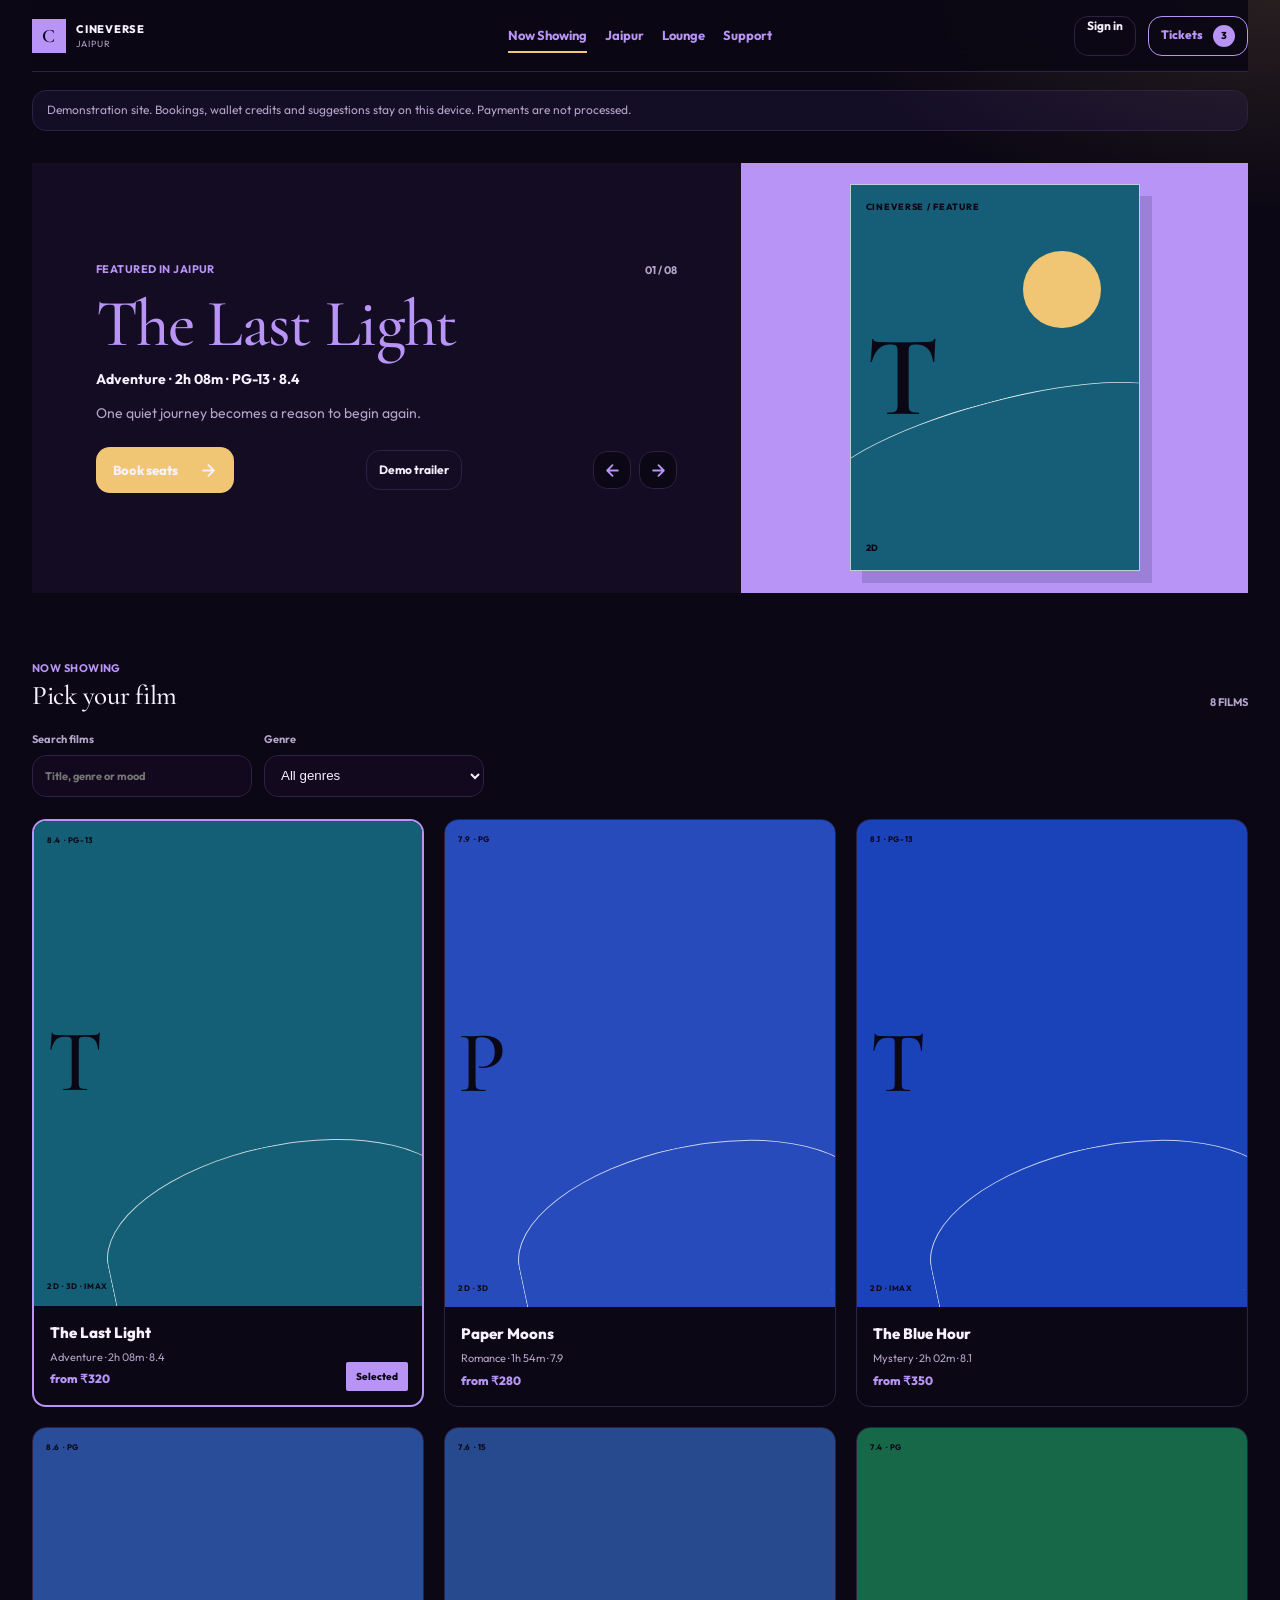
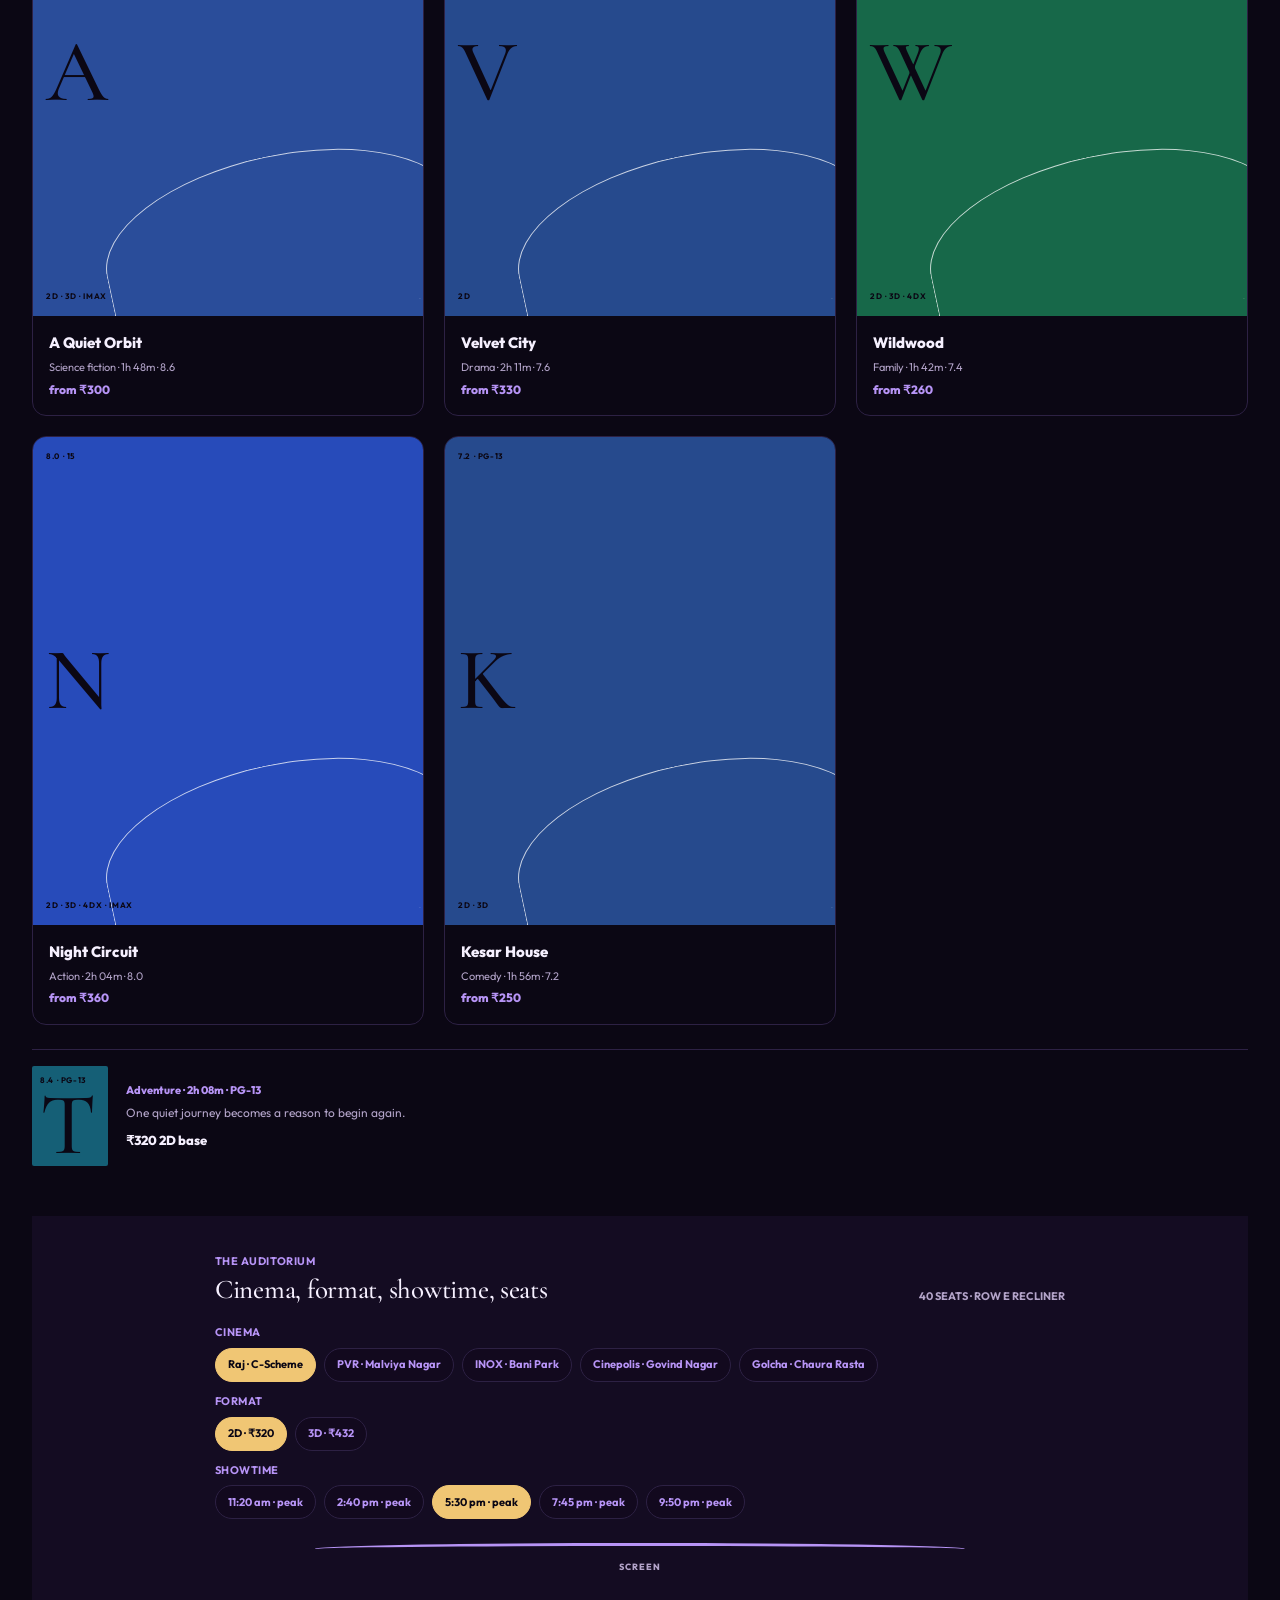
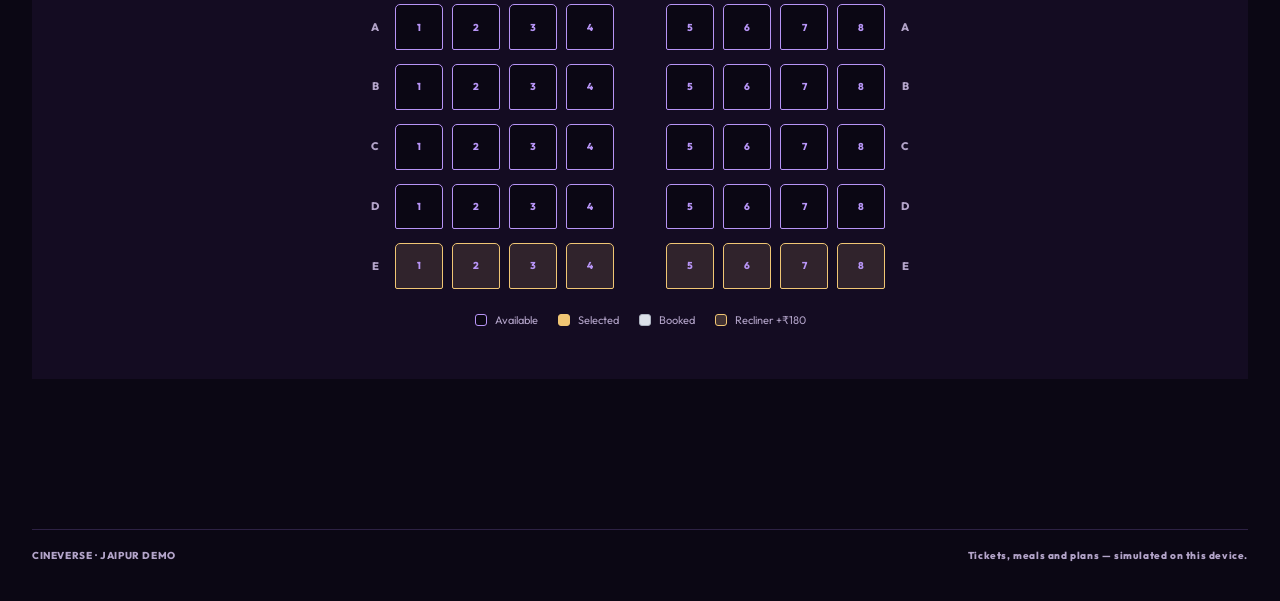
<file: web_backup/index.html>
<!doctype html>
<html lang="en">
<head>
  <meta charset="utf-8">
  <meta name="viewport" content="width=device-width, initial-scale=1">
  <meta name="theme-color" content="#0B0714">
  <meta name="description" content="CineVerse Jaipur demo — catalogue, seats and plans. No real payments.">
  <title>CineVerse | Now Showing in Jaipur</title>
  <link rel="preconnect" href="https://fonts.googleapis.com">
  <link rel="preconnect" href="https://fonts.gstatic.com" crossorigin>
  <link href="https://fonts.googleapis.com/css2?family=Cormorant+Garamond:wght@500;600;700&family=Outfit:wght@400;500;600;700;800&display=swap" rel="stylesheet">
  <link rel="stylesheet" href="styles.css">
  <script src="data.js" defer></script>
  <script src="app.js?v=cineverse1" defer></script>
</head>
<body data-page="home">
  <header class="topbar" id="app-header"></header>

  <main>
    <p class="demo-banner">Demonstration site. Bookings, wallet credits and suggestions stay on this device. Payments are not processed.</p>
    <section class="feature-hero" aria-label="Featured film">
      <div class="feature-copy">
        <div class="feature-kicker"><span class="eyebrow">FEATURED IN JAIPUR</span><span class="feature-counter" id="featured-counter">01 / 08</span></div>
        <h1 id="featured-title">The Last Light</h1>
        <p id="featured-meta" class="feature-meta">Adventure · 2h 08m · PG-13</p>
        <p id="featured-description" class="feature-description">One quiet journey becomes a reason to begin again.</p>
        <div class="feature-actions">
          <button id="feature-book" class="feature-book" type="button">Book seats <svg aria-hidden="true" viewBox="0 0 16 16"><path d="M3 8h10M8 3l5 5-5 5"/></svg></button>
          <button id="feature-trailer" class="ghost-button" type="button">Demo trailer</button>
          <div class="carousel-controls" aria-label="Featured films">
            <button id="featured-prev" class="carousel-arrow" type="button" aria-label="Previous featured film"><svg aria-hidden="true" viewBox="0 0 16 16"><path d="M13 8H3m5 5L3 8l5-5"/></svg></button>
            <button id="featured-next" class="carousel-arrow" type="button" aria-label="Next featured film"><svg aria-hidden="true" viewBox="0 0 16 16"><path d="M3 8h10M8 3l5 5-5 5"/></svg></button>
          </div>
        </div>
      </div>
      <div class="feature-art-block">
        <div id="featured-poster" class="featured-poster" data-tone="teal" aria-label="Featured movie poster">
          <span class="featured-poster-kicker">CINEVERSE / FEATURE</span>
          <span id="featured-poster-letter" class="featured-poster-letter">T</span>
          <span id="featured-poster-index" class="featured-poster-index">2D</span>
          <span class="featured-art-sun" aria-hidden="true"></span>
          <span class="featured-art-line" aria-hidden="true"></span>
        </div>
      </div>
    </section>

    <section id="now-showing" class="now-showing" aria-labelledby="movie-heading">
      <div class="section-heading">
        <div><p class="eyebrow">NOW SHOWING</p><h2 id="movie-heading">Pick your film</h2></div>
        <span class="section-note" id="movie-count">8 FILMS</span>
      </div>
      <div class="catalogue-tools">
        <label class="field-visible" for="movie-search">Search films
          <input id="movie-search" type="search" placeholder="Title, genre or mood">
        </label>
        <label class="field-visible" for="genre-filter">Genre
          <select id="genre-filter">
            <option value="all">All genres</option>
            <option>Adventure</option>
            <option>Romance</option>
            <option>Mystery</option>
            <option>Science fiction</option>
            <option>Drama</option>
            <option>Family</option>
            <option>Action</option>
            <option>Comedy</option>
          </select>
        </label>
      </div>
      <div id="movie-grid" class="movie-grid" aria-live="polite"></div>
      <div class="movie-details" aria-live="polite">
        <div class="movie-poster" id="movie-poster" aria-hidden="true"><span class="poster-kicker"></span><span class="poster-letter"></span><span class="poster-index"></span></div>
        <div class="movie-copy">
          <p class="movie-meta" id="movie-meta"></p>
          <p class="movie-description" id="movie-description"></p>
          <p class="movie-price" id="movie-price"></p>
        </div>
      </div>
    </section>

    <section class="seat-section" aria-labelledby="seat-title">
      <div class="section-heading">
        <div><p class="eyebrow">THE AUDITORIUM</p><h2 id="seat-title">Cinema, format, showtime, seats</h2></div>
        <span class="section-note" id="seat-count">40 SEATS</span>
      </div>
      <div class="booking-options">
        <div><p class="eyebrow">CINEMA</p><div id="cinema-options" class="chip-row"></div></div>
        <div><p class="eyebrow">FORMAT</p><div id="format-options" class="chip-row"></div></div>
        <div><p class="eyebrow">SHOWTIME</p><div id="showtime-options" class="chip-row" role="group" aria-label="Choose a showtime"></div></div>
      </div>
      <div class="screen-wrap"><div class="screen-glow"></div><div class="screen-label">SCREEN</div></div>
      <div id="seat-grid" class="seat-grid" role="group" aria-label="Select cinema seats"></div>
      <div class="seat-legend" aria-label="Seat status">
        <span><i class="legend-seat available"></i> Available</span>
        <span><i class="legend-seat selected"></i> Selected</span>
        <span><i class="legend-seat booked"></i> Booked</span>
        <span><i class="legend-seat recliner"></i> Recliner +₹180</span>
      </div>
    </section>
  </main>

  <aside class="booking-panel" aria-labelledby="booking-title">
    <div class="booking-top"><p class="eyebrow">YOUR SELECTION</p><span>№ <b id="ticket-number">001</b></span></div>
    <h2 id="booking-title">Booking summary</h2>
    <div class="booking-summary">
      <div><span>Movie</span><strong id="summary-movie">Select a movie</strong></div>
      <div><span>Show</span><strong id="summary-show">Choose a cinema</strong></div>
      <div><span>Seats</span><strong id="summary-seats">None selected</strong></div>
      <div class="total-row"><span>Total</span><strong id="summary-total">₹0</strong></div>
    </div>
    <label class="field-label" for="customer-name">Your name</label>
    <input id="customer-name" name="customerName" type="text" maxlength="60" autocomplete="name" placeholder="Name on the booking" required>
    <label class="field-label" for="offer-select">Offer code</label>
    <select id="offer-select"><option value="">No offer</option></select>
    <button id="book-button" type="button" disabled><span>Confirm booking</span><svg aria-hidden="true" viewBox="0 0 16 16"><path d="M3 8h10M8 3l5 5-5 5"/></svg></button>
    <p id="status-message" class="status-message" role="status" aria-live="polite"></p>
    <p class="privacy-note" id="offer-note">Demo booking · Saved on this device</p>
  </aside>

  <dialog id="booking-confirmation" class="booking-dialog confirmation-dialog" aria-labelledby="confirmation-title">
    <div class="dialog-header">
      <div><p class="eyebrow">CINEVERSE DEMO</p><h2 id="confirmation-title">Your ticket is held</h2></div>
      <button id="close-confirmation" class="dialog-close" type="button" aria-label="Close confirmation"><svg aria-hidden="true" viewBox="0 0 16 16"><path d="m4 4 8 8m0-8-8 8"/></svg></button>
    </div>
    <div class="ticket-confirmation">
      <div class="confirmation-main">
        <span class="confirmation-label">BOOKING ID · NOT A PAID TICKET</span><strong id="confirmation-id"></strong>
        <span class="confirmation-movie" id="confirmation-movie"></span>
        <span id="confirmation-seats" class="confirmation-seats"></span>
      </div>
      <div class="ticket-perforation" aria-hidden="true"></div>
      <svg class="ticket-barcode" aria-hidden="true" viewBox="0 0 160 32" preserveAspectRatio="none"><path d="M2 0v32M7 0v32M14 0v32M18 0v32M26 0v32M30 0v32M35 0v32M43 0v32M48 0v32M55 0v32M59 0v32M65 0v32M72 0v32M77 0v32M81 0v32M89 0v32M96 0v32M100 0v32M108 0v32M115 0v32M119 0v32M125 0v32M132 0v32M138 0v32M143 0v32M151 0v32M157 0v32"/></svg>
    </div>
  </dialog>

  <dialog id="trailer-dialog" class="booking-dialog" aria-labelledby="trailer-title">
    <div class="dialog-header">
      <div><p class="eyebrow">DEMO TRAILER</p><h2 id="trailer-title">Film</h2></div>
      <button id="close-trailer" class="dialog-close" type="button" aria-label="Close trailer"><svg aria-hidden="true" viewBox="0 0 16 16"><path d="m4 4 8 8m0-8-8 8"/></svg></button>
    </div>
    <div id="trailer-stage" class="trailer-stage" data-tone="teal"></div>
    <p id="trailer-copy">No video is streamed. This is a cinematic placeholder.</p>
  </dialog>

  <footer id="app-footer"></footer>
</body>
</html>
</file>
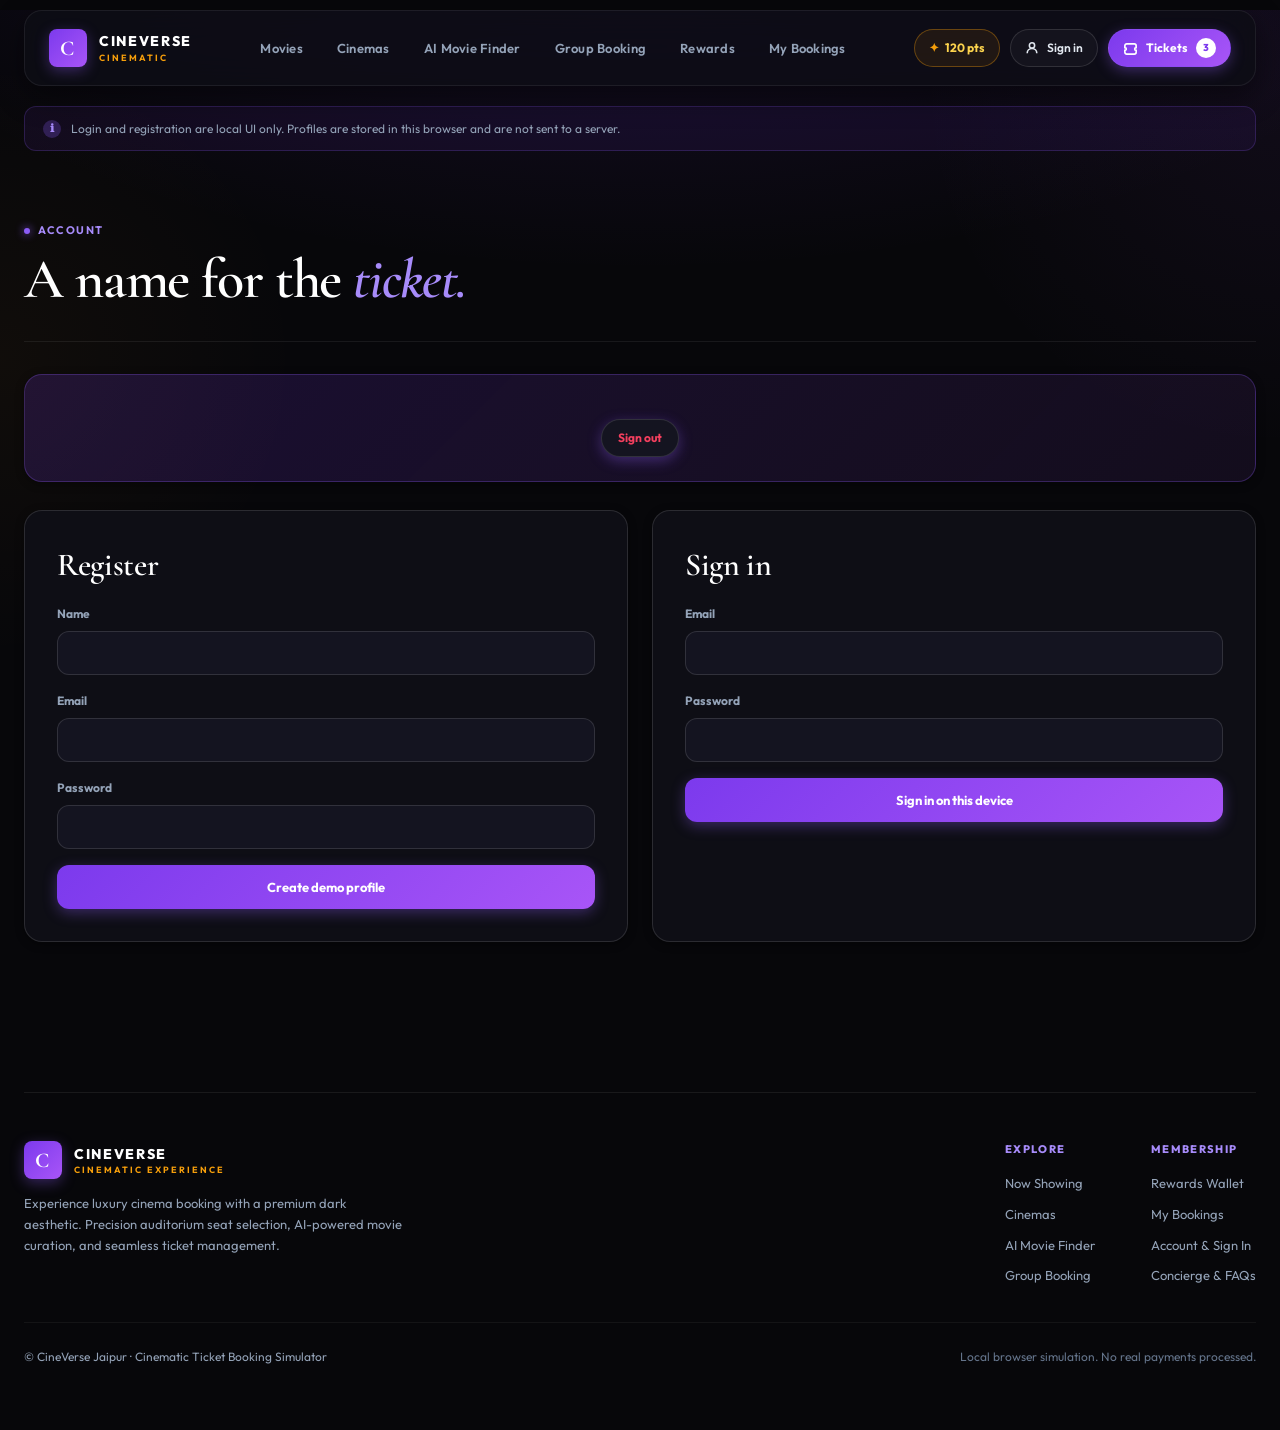
<file: web/account.html>
<!doctype html>
<html lang="en">
<head>
  <meta charset="utf-8">
  <meta name="viewport" content="width=device-width, initial-scale=1">
  <meta name="theme-color" content="#07070A">
  <title>Account & Sign In | CineVerse</title>
  <link rel="preconnect" href="https://fonts.googleapis.com">
  <link rel="preconnect" href="https://fonts.gstatic.com" crossorigin>
  <link href="https://fonts.googleapis.com/css2?family=Cormorant+Garamond:wght@500;600;700&family=Outfit:wght@400;500;600;700;800&display=swap" rel="stylesheet">
  <link rel="stylesheet" href="styles.css">
  <script src="data.js" defer></script>
  <script src="app.js?v=cineverse1" defer></script>
</head>
<body data-page="account">
  <header class="topbar" id="app-header"></header>
  <main>
    <p class="demo-banner">Login and registration are local UI only. Profiles are stored in this browser and are not sent to a server.</p>
    <section class="history-page-heading">
      <p class="eyebrow">ACCOUNT</p>
      <h1>A name for the <em>ticket.</em></h1>
    </section>
    <div id="session-box" class="panel" hidden>
      <p></p>
      <button id="sign-out" type="button">Sign out</button>
    </div>
    <div class="lounge-grid">
      <article class="panel">
        <h2>Register</h2>
        <form id="register-form" class="stack-form">
          <label>Name <input id="register-name" required autocomplete="name"></label>
          <label>Email <input id="register-email" type="email" required autocomplete="email"></label>
          <label>Password <input id="register-password" type="password" required minlength="6" autocomplete="new-password"></label>
          <button type="submit">Create demo profile</button>
        </form>
      </article>
      <article class="panel">
        <h2>Sign in</h2>
        <form id="login-form" class="stack-form">
          <label>Email <input id="login-email" type="email" required autocomplete="email"></label>
          <label>Password <input id="login-password" type="password" required autocomplete="current-password"></label>
          <button type="submit">Sign in on this device</button>
        </form>
      </article>
    </div>
    <p id="account-status" class="status-message" role="status"></p>
  </main>
  <footer id="app-footer"></footer>
</body>
</html>
</file>
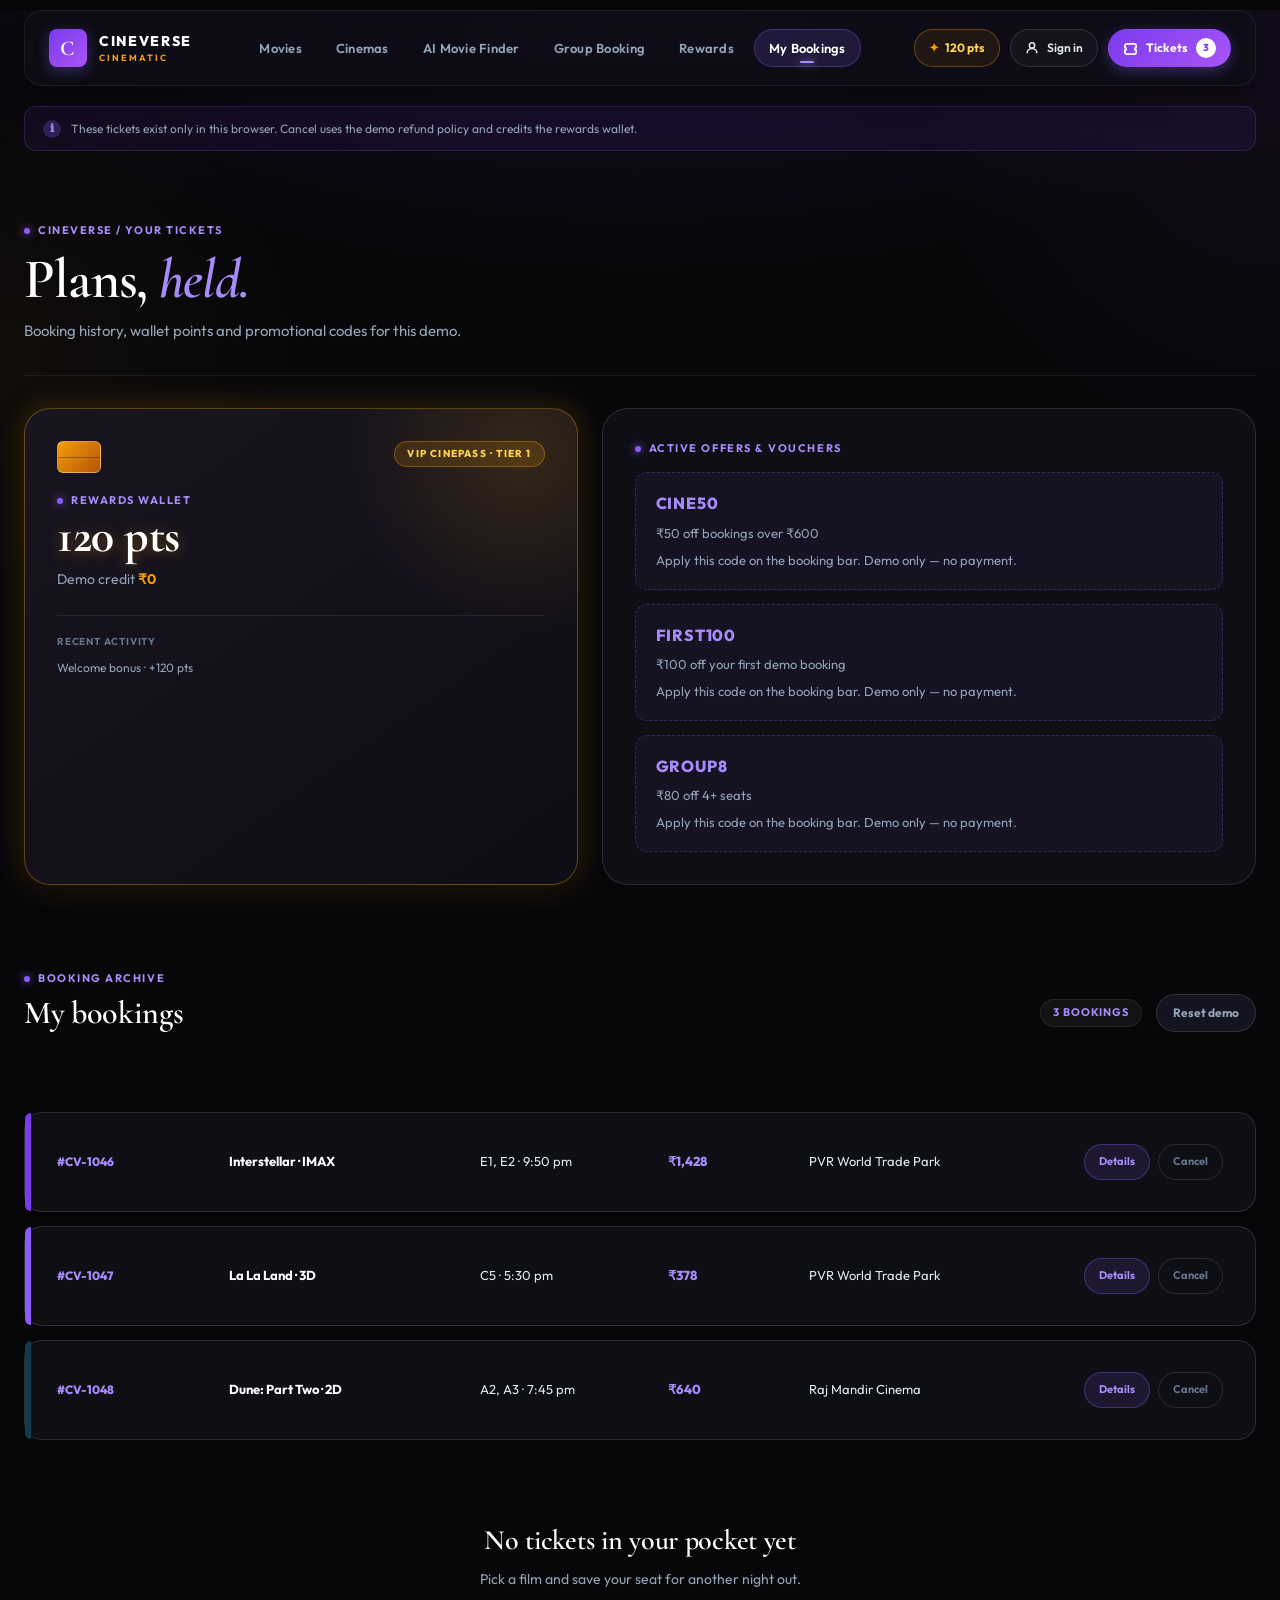
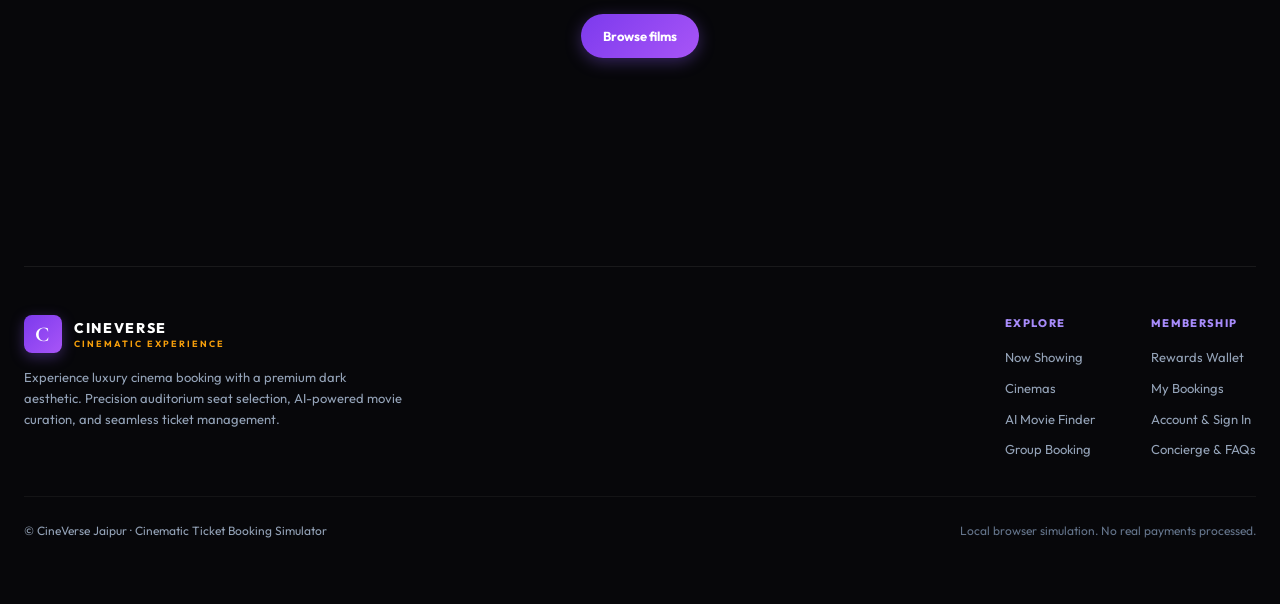
<file: web/bookings.html>
<!doctype html>
<html lang="en">
<head>
  <meta charset="utf-8">
  <meta name="viewport" content="width=device-width, initial-scale=1">
  <meta name="theme-color" content="#07070A">
  <meta name="description" content="CineVerse tickets, rewards wallet, and offers.">
  <title>My Bookings & Rewards | CineVerse</title>
  <link rel="preconnect" href="https://fonts.googleapis.com">
  <link rel="preconnect" href="https://fonts.gstatic.com" crossorigin>
  <link href="https://fonts.googleapis.com/css2?family=Cormorant+Garamond:wght@500;600;700&family=Outfit:wght@400;500;600;700;800&display=swap" rel="stylesheet">
  <link rel="stylesheet" href="styles.css">
  <script src="data.js" defer></script>
  <script src="app.js?v=cineverse1" defer></script>
</head>
<body data-page="bookings">
  <header class="topbar" id="app-header"></header>
  <main>
    <p class="demo-banner">These tickets exist only in this browser. Cancel uses the demo refund policy and credits the rewards wallet.</p>
    <section class="history-page-heading">
      <p class="eyebrow">CINEVERSE / YOUR TICKETS</p>
      <h1>Plans, <em>held.</em></h1>
      <p class="intro-note">Booking history, wallet points and promotional codes for this demo.</p>
    </section>
    <section id="rewards" class="wallet-grid" aria-label="Rewards wallet">
      <article class="wallet-card">
        <div class="wallet-card-chip" aria-hidden="true"></div>
        <div class="wallet-card-tier">VIP CINEPASS · TIER 1</div>
        <p class="eyebrow">REWARDS WALLET</p>
        <h2 id="wallet-points">0 pts</h2>
        <p class="wallet-credit-line">Demo credit <strong id="wallet-credit">₹0</strong></p>
        <div class="wallet-ledger-wrap">
          <span class="ledger-label">Recent Activity</span>
          <ul id="wallet-ledger"></ul>
        </div>
      </article>
      <article class="offers-panel-card">
        <p class="eyebrow">ACTIVE OFFERS & VOUCHERS</p>
        <div id="offers-list" class="offers-list"></div>
      </article>
    </section>
    <section id="history" class="history-section bookings-page-section" aria-labelledby="history-title">
      <div class="section-heading">
        <div><p class="eyebrow">BOOKING ARCHIVE</p><h2 id="history-title">My bookings</h2></div>
        <div class="history-actions"><span class="section-note" id="history-count">0 BOOKINGS</span><button id="reset-demo" class="reset-demo" type="button">Reset demo</button></div>
      </div>
      <p id="status-message" class="status-message" role="status" aria-live="polite"></p>
      <div class="table-wrap">
        <table aria-label="Your booking history">
          <thead><tr><th>BOOKING</th><th>MOVIE</th><th>SEAT</th><th>TOTAL</th><th>CINEMA</th><th>ACTION</th></tr></thead>
          <tbody id="history-body"></tbody>
        </table>
      </div>
      <div id="empty-bookings-state" class="empty-bookings-state" hidden>
        <h2>No tickets in your pocket yet</h2>
        <p>Pick a film and save your seat for another night out.</p>
        <a class="browse-films" href="index.html#now-showing">Browse films</a>
      </div>
    </section>
  </main>
  <dialog id="booking-dialog" class="booking-dialog" aria-labelledby="dialog-title">
    <div class="dialog-header">
      <div><p class="eyebrow">BOOKING DETAILS</p><h2 id="dialog-title">Your ticket</h2></div>
      <button id="close-booking-dialog" class="dialog-close" type="button" aria-label="Close booking details"><svg aria-hidden="true" viewBox="0 0 16 16"><path d="m4 4 8 8m0-8-8 8"/></svg></button>
    </div>
    <dl class="dialog-details">
      <div><dt>BOOKING ID</dt><dd id="dialog-booking-id"></dd></div>
      <div><dt>MOVIE</dt><dd id="dialog-movie"></dd></div>
      <div><dt>CUSTOMER</dt><dd id="dialog-customer"></dd></div>
      <div><dt>SEATS</dt><dd id="dialog-seats"></dd></div>
      <div><dt>TOTAL</dt><dd id="dialog-total"></dd></div>
      <div><dt>BOOKED</dt><dd id="dialog-date"></dd></div>
    </dl>
  </dialog>
  <footer id="app-footer"></footer>
</body>
</html>
</file>
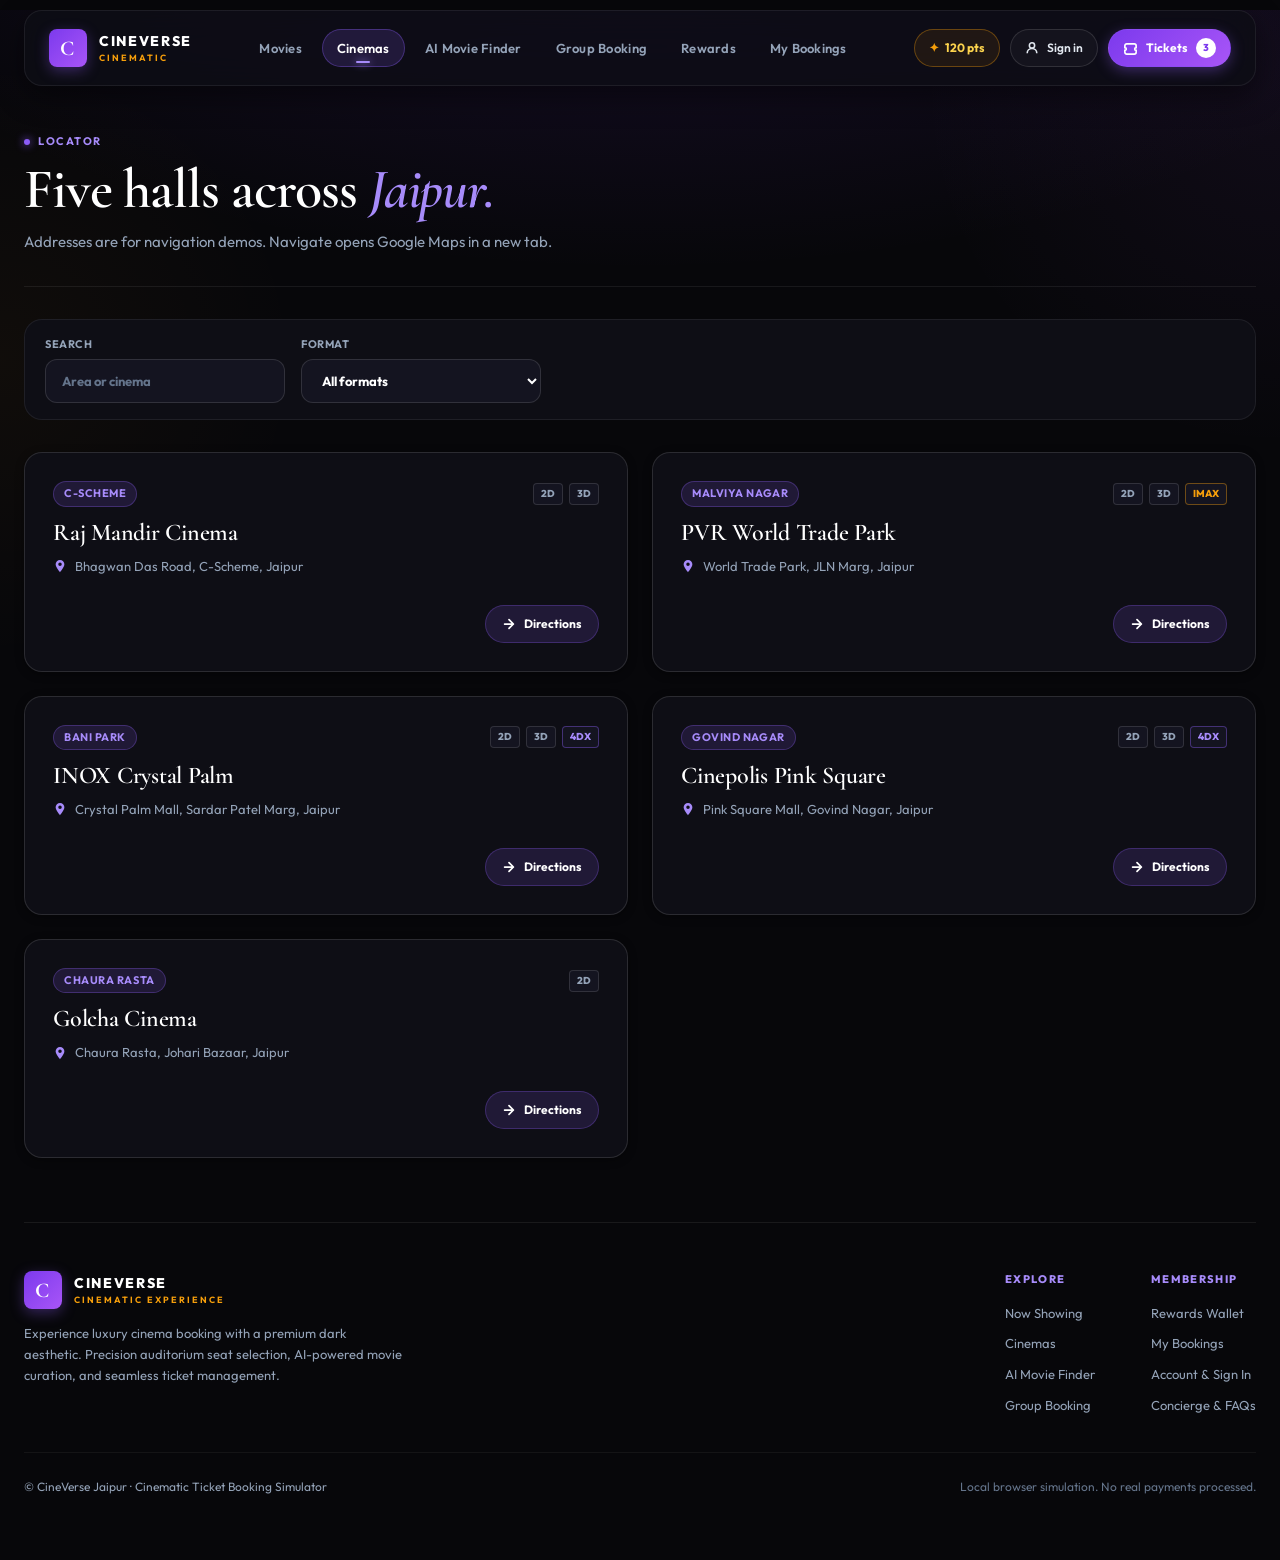
<file: web/cinemas.html>
<!doctype html>
<html lang="en">
<head>
  <meta charset="utf-8">
  <meta name="viewport" content="width=device-width, initial-scale=1">
  <meta name="theme-color" content="#07070A">
  <title>Cinemas | CineVerse Jaipur</title>
  <link rel="preconnect" href="https://fonts.googleapis.com">
  <link rel="preconnect" href="https://fonts.gstatic.com" crossorigin>
  <link href="https://fonts.googleapis.com/css2?family=Cormorant+Garamond:wght@500;600;700&family=Outfit:wght@400;500;600;700;800&display=swap" rel="stylesheet">
  <link rel="stylesheet" href="styles.css">
  <script src="data.js" defer></script>
  <script src="app.js?v=cineverse1" defer></script>
</head>
<body data-page="cinemas">
  <header class="topbar" id="app-header"></header>
  <main>
    <section class="history-page-heading">
      <p class="eyebrow">LOCATOR</p>
      <h1>Five halls across <em>Jaipur.</em></h1>
      <p class="intro-note">Addresses are for navigation demos. Navigate opens Google Maps in a new tab.</p>
    </section>
    <div class="catalogue-tools">
      <label class="field-visible" for="cinema-search">Search
        <input id="cinema-search" type="search" placeholder="Area or cinema">
      </label>
      <label class="field-visible" for="cinema-format">Format
        <select id="cinema-format">
          <option value="all">All formats</option>
          <option>2D</option>
          <option>3D</option>
          <option>4DX</option>
          <option>IMAX</option>
        </select>
      </label>
    </div>
    <div id="cinema-list" class="cinema-list"></div>
  </main>
  <footer id="app-footer"></footer>
</body>
</html>
</file>
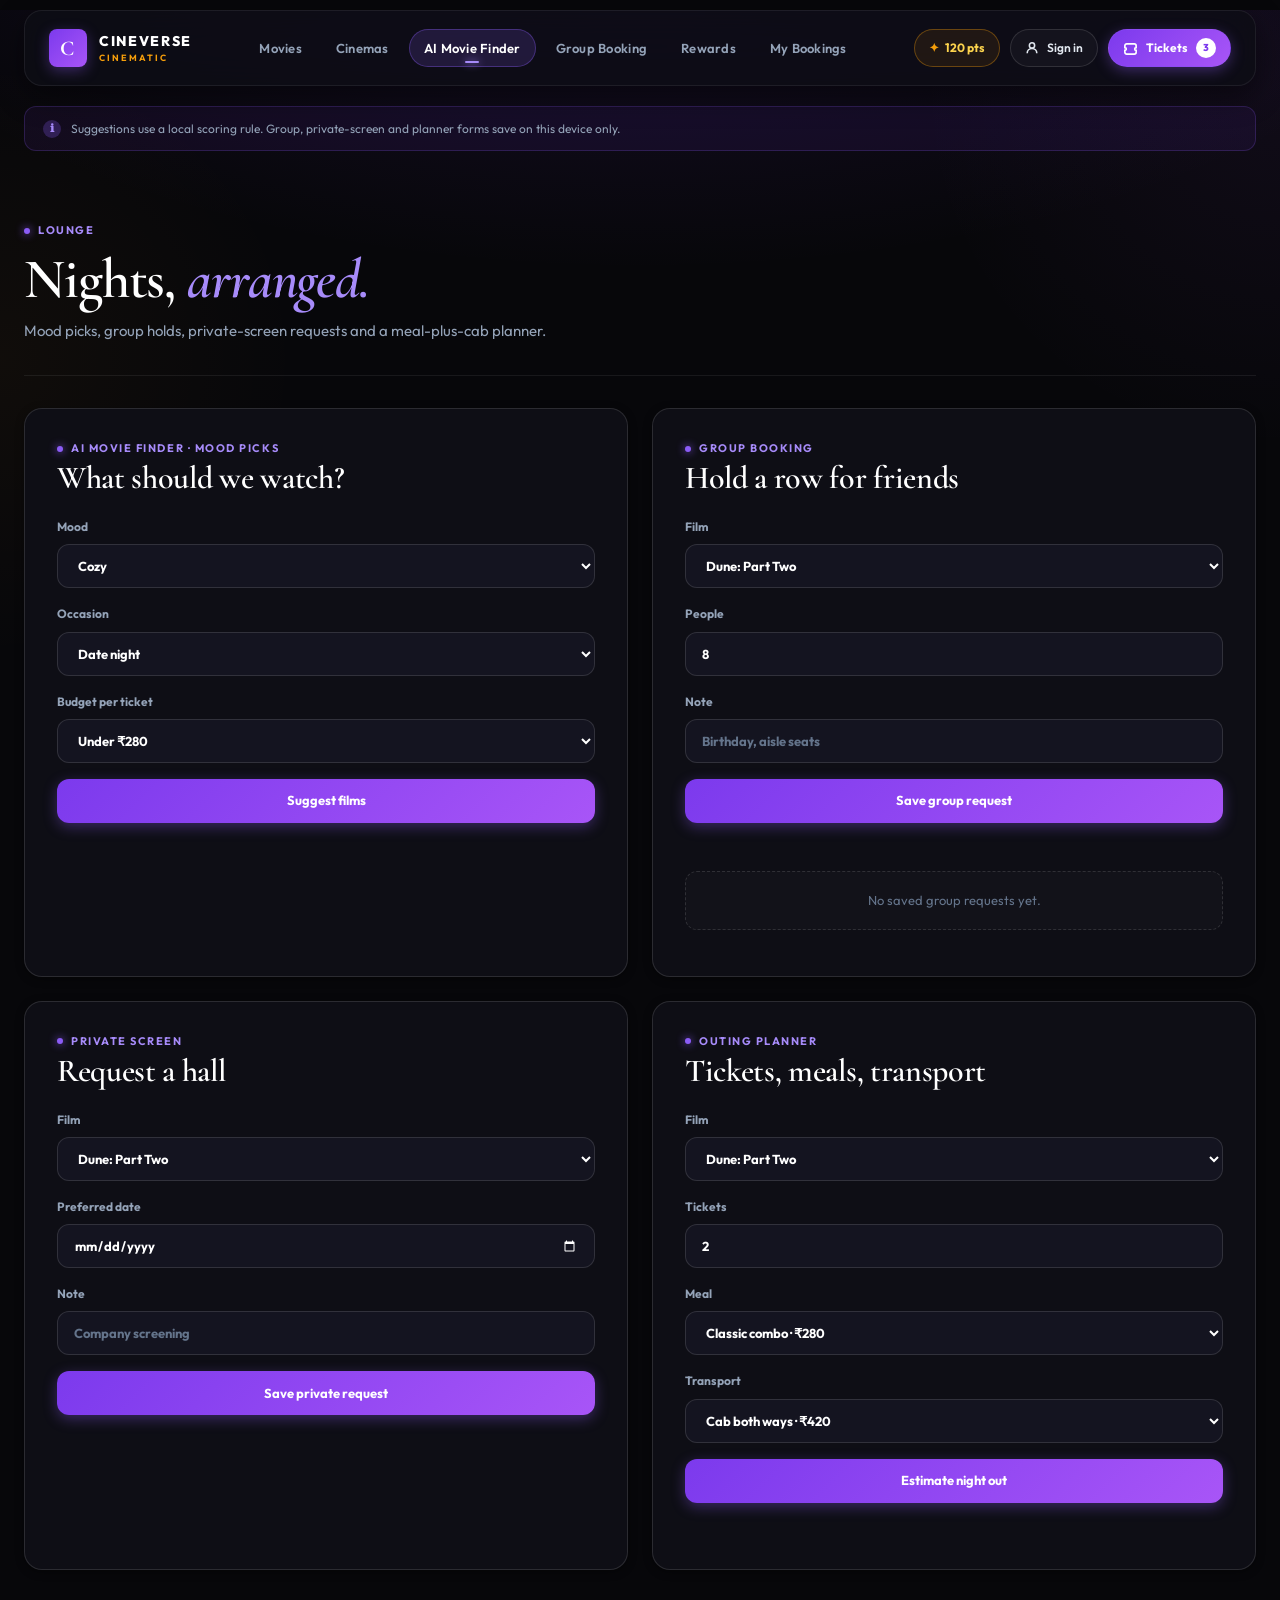
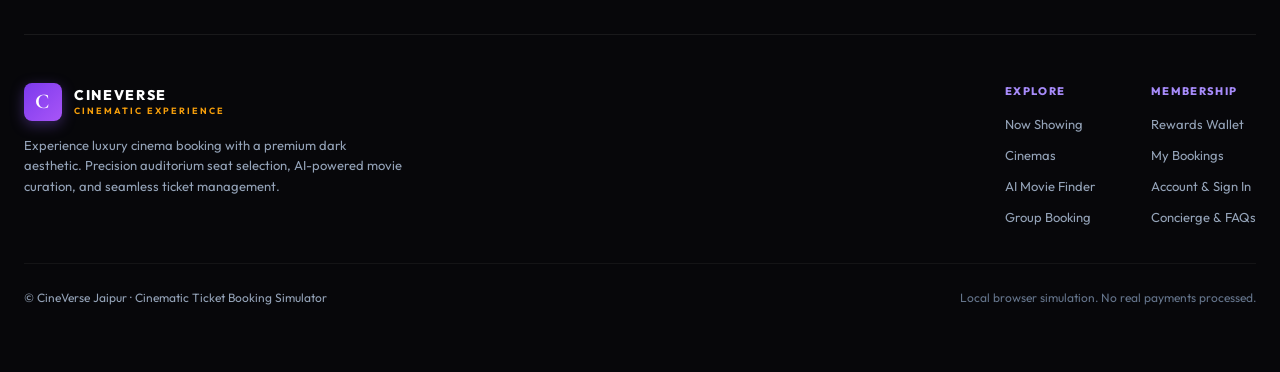
<file: web/lounge.html>
<!doctype html>
<html lang="en">
<head>
  <meta charset="utf-8">
  <meta name="viewport" content="width=device-width, initial-scale=1">
  <meta name="theme-color" content="#07070A">
  <title>Lounge & AI Movie Finder | CineVerse</title>
  <link rel="preconnect" href="https://fonts.googleapis.com">
  <link rel="preconnect" href="https://fonts.gstatic.com" crossorigin>
  <link href="https://fonts.googleapis.com/css2?family=Cormorant+Garamond:wght@500;600;700&family=Outfit:wght@400;500;600;700;800&display=swap" rel="stylesheet">
  <link rel="stylesheet" href="styles.css">
  <script src="data.js" defer></script>
  <script src="app.js?v=cineverse1" defer></script>
</head>
<body data-page="lounge">
  <header class="topbar" id="app-header"></header>
  <main>
    <p class="demo-banner">Suggestions use a local scoring rule. Group, private-screen and planner forms save on this device only.</p>
    <section class="history-page-heading">
      <p class="eyebrow">LOUNGE</p>
      <h1>Nights, <em>arranged.</em></h1>
      <p class="intro-note">Mood picks, group holds, private-screen requests and a meal-plus-cab planner.</p>
    </section>
    <section class="lounge-grid">
      <article class="panel" id="mood-picks">
        <p class="eyebrow">AI MOVIE FINDER · MOOD PICKS</p>
        <h2>What should we watch?</h2>
        <form id="suggest-form" class="stack-form">
          <label>Mood
            <select id="mood">
              <option value="cozy">Cozy</option>
              <option value="epic">Epic</option>
              <option value="tense">Tense</option>
              <option value="hopeful">Hopeful</option>
              <option value="thoughtful">Thoughtful</option>
            </select>
          </label>
          <label>Occasion
            <select id="occasion">
              <option value="date">Date night</option>
              <option value="friends">Friends</option>
              <option value="family">Family</option>
              <option value="solo">Solo</option>
              <option value="celebration">Celebration</option>
            </select>
          </label>
          <label>Budget per ticket
            <select id="budget">
              <option value="280">Under ₹280</option>
              <option value="320">Under ₹320</option>
              <option value="400">Under ₹400</option>
              <option value="800">Any format</option>
            </select>
          </label>
          <button type="submit">Suggest films</button>
        </form>
        <div id="suggest-results" class="suggest-results"></div>
      </article>
      <article class="panel" id="group-booking">
        <p class="eyebrow">GROUP BOOKING</p>
        <h2>Hold a row for friends</h2>
        <form id="group-form" class="stack-form">
          <label>Film <select id="group-movie"></select></label>
          <label>People <input id="group-size" type="number" min="2" max="20" value="8" required></label>
          <label>Note <input id="group-note" type="text" maxlength="180" placeholder="Birthday, aisle seats"></label>
          <button type="submit">Save group request</button>
        </form>
        <p id="group-status" class="status-message" role="status" aria-live="polite"></p>
        <div id="group-request-empty" class="empty-request-state" hidden>No saved group requests yet.</div>
        <div id="group-request-list" class="request-list" aria-live="polite"></div>
      </article>
      <article class="panel" id="private-screen">
        <p class="eyebrow">PRIVATE SCREEN</p>
        <h2>Request a hall</h2>
        <form id="private-form" class="stack-form">
          <label>Film <select id="private-movie"></select></label>
          <label>Preferred date <input id="private-date" type="date" required></label>
          <label>Note <input id="private-note" type="text" placeholder="Company screening"></label>
          <button type="submit">Save private request</button>
        </form>
        <p id="private-status" class="status-message" role="status"></p>
      </article>
      <article class="panel" id="outing-planner">
        <p class="eyebrow">OUTING PLANNER</p>
        <h2>Tickets, meals, transport</h2>
        <form id="planner-form" class="stack-form">
          <label>Film <select id="plan-movie"></select></label>
          <label>Tickets <input id="plan-tickets" type="number" min="1" max="12" value="2" required></label>
          <label>Meal
            <select id="plan-meal">
              <option value="classic">Classic combo · ₹280</option>
              <option value="recliner">Recliner tray · ₹520</option>
              <option value="skip">No meal</option>
            </select>
          </label>
          <label>Transport
            <select id="plan-transport">
              <option value="cab">Cab both ways · ₹420</option>
              <option value="metro">Metro + auto · ₹120</option>
              <option value="own">Own vehicle · ₹80</option>
            </select>
          </label>
          <button type="submit">Estimate night out</button>
        </form>
        <p id="planner-status" class="status-message" role="status"></p>
      </article>
    </section>
  </main>
  <footer id="app-footer"></footer>
</body>
</html>
</file>
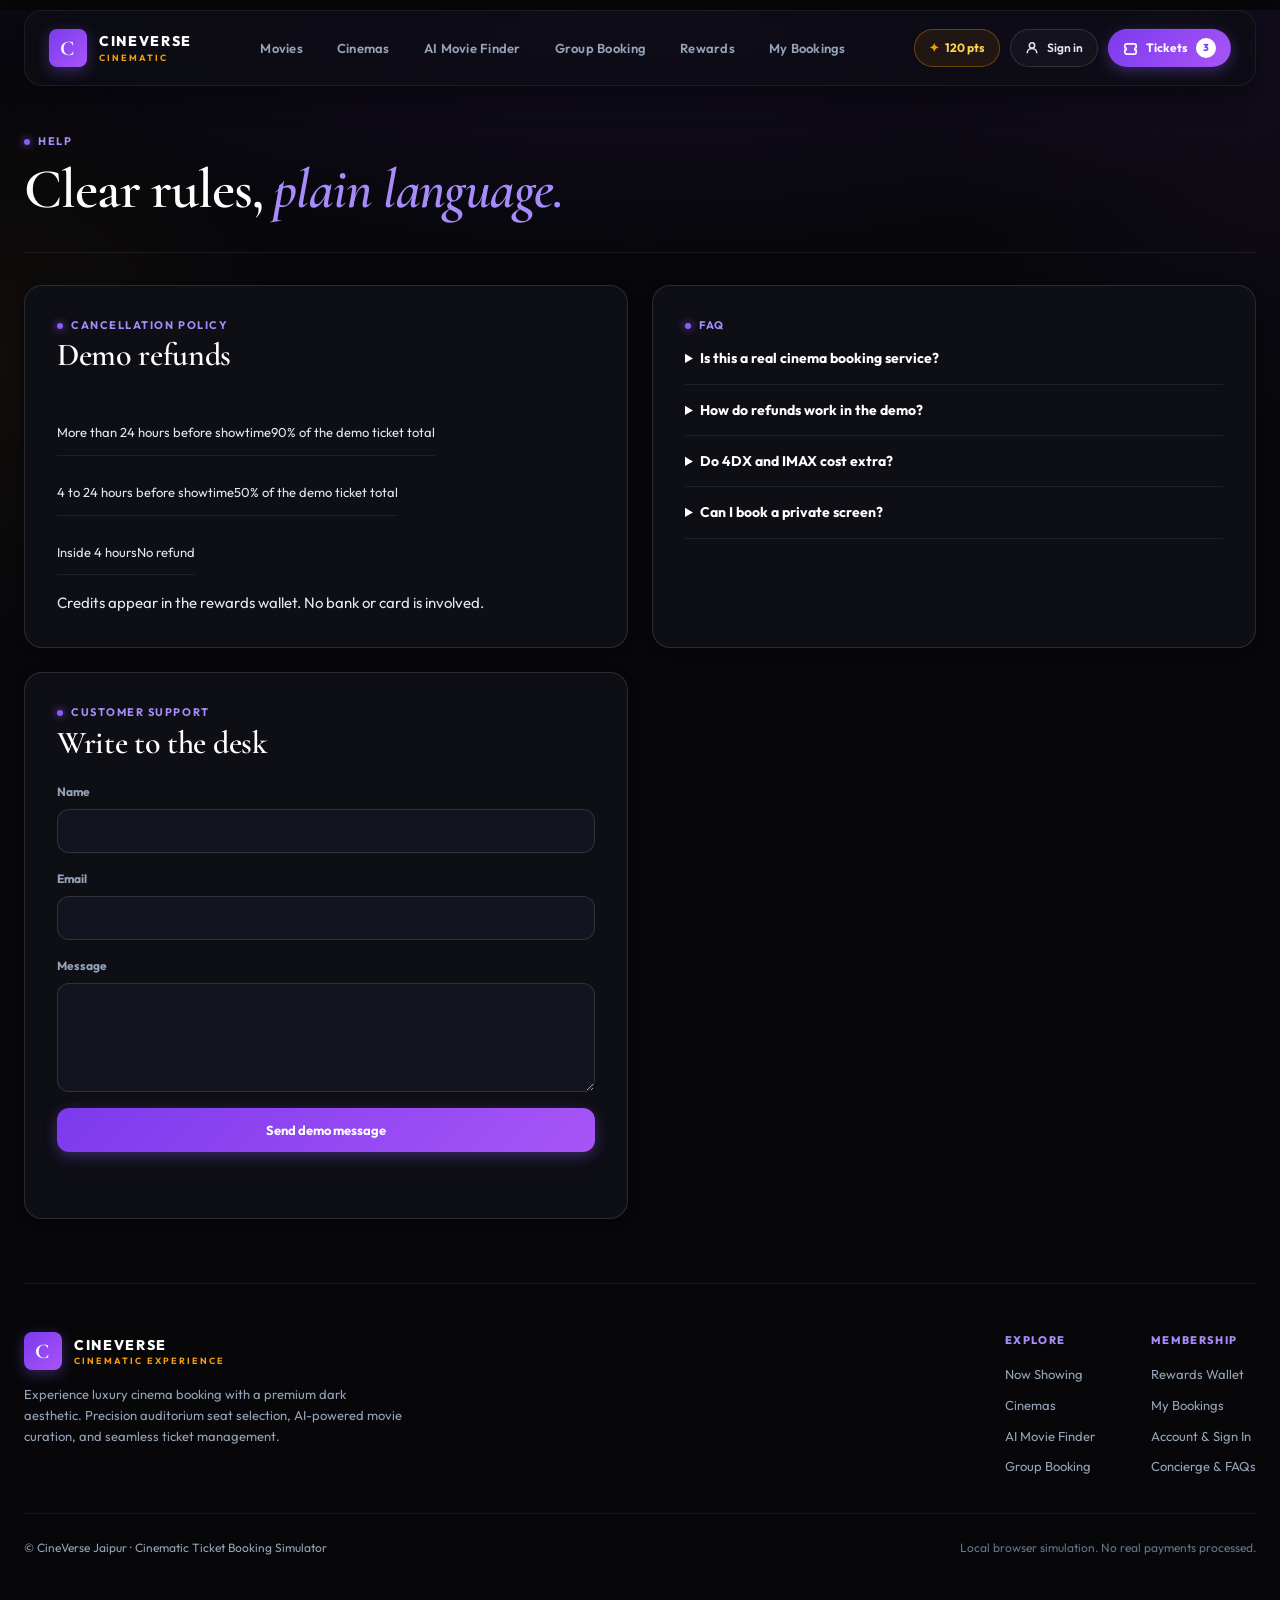
<file: web/support.html>
<!doctype html>
<html lang="en">
<head>
  <meta charset="utf-8">
  <meta name="viewport" content="width=device-width, initial-scale=1">
  <meta name="theme-color" content="#07070A">
  <title>Concierge & Support | CineVerse</title>
  <link rel="preconnect" href="https://fonts.googleapis.com">
  <link rel="preconnect" href="https://fonts.gstatic.com" crossorigin>
  <link href="https://fonts.googleapis.com/css2?family=Cormorant+Garamond:wght@500;600;700&family=Outfit:wght@400;500;600;700;800&display=swap" rel="stylesheet">
  <link rel="stylesheet" href="styles.css">
  <script src="data.js" defer></script>
  <script src="app.js?v=cineverse1" defer></script>
</head>
<body data-page="support">
  <header class="topbar" id="app-header"></header>
  <main>
    <section class="history-page-heading">
      <p class="eyebrow">HELP</p>
      <h1>Clear rules, <em>plain language.</em></h1>
    </section>
    <section class="lounge-grid">
      <article class="panel">
        <p class="eyebrow">CANCELLATION POLICY</p>
        <h2>Demo refunds</h2>
        <table class="policy-table">
          <thead><tr><th>When you cancel</th><th>Wallet credit</th></tr></thead>
          <tbody>
            <tr><td>More than 24 hours before showtime</td><td>90% of the demo ticket total</td></tr>
            <tr><td>4 to 24 hours before showtime</td><td>50% of the demo ticket total</td></tr>
            <tr><td>Inside 4 hours</td><td>No refund</td></tr>
          </tbody>
        </table>
        <p class="muted">Credits appear in the rewards wallet. No bank or card is involved.</p>
      </article>
      <article class="panel">
        <p class="eyebrow">FAQ</p>
        <div id="faq-list"></div>
      </article>
      <article class="panel">
        <p class="eyebrow">CUSTOMER SUPPORT</p>
        <h2>Write to the desk</h2>
        <form id="support-form" class="stack-form">
          <label>Name <input required></label>
          <label>Email <input type="email" required></label>
          <label>Message <textarea required rows="4"></textarea></label>
          <button type="submit">Send demo message</button>
        </form>
        <p id="support-status" class="status-message" role="status"></p>
      </article>
    </section>
  </main>
  <footer id="app-footer"></footer>
</body>
</html>
</file>
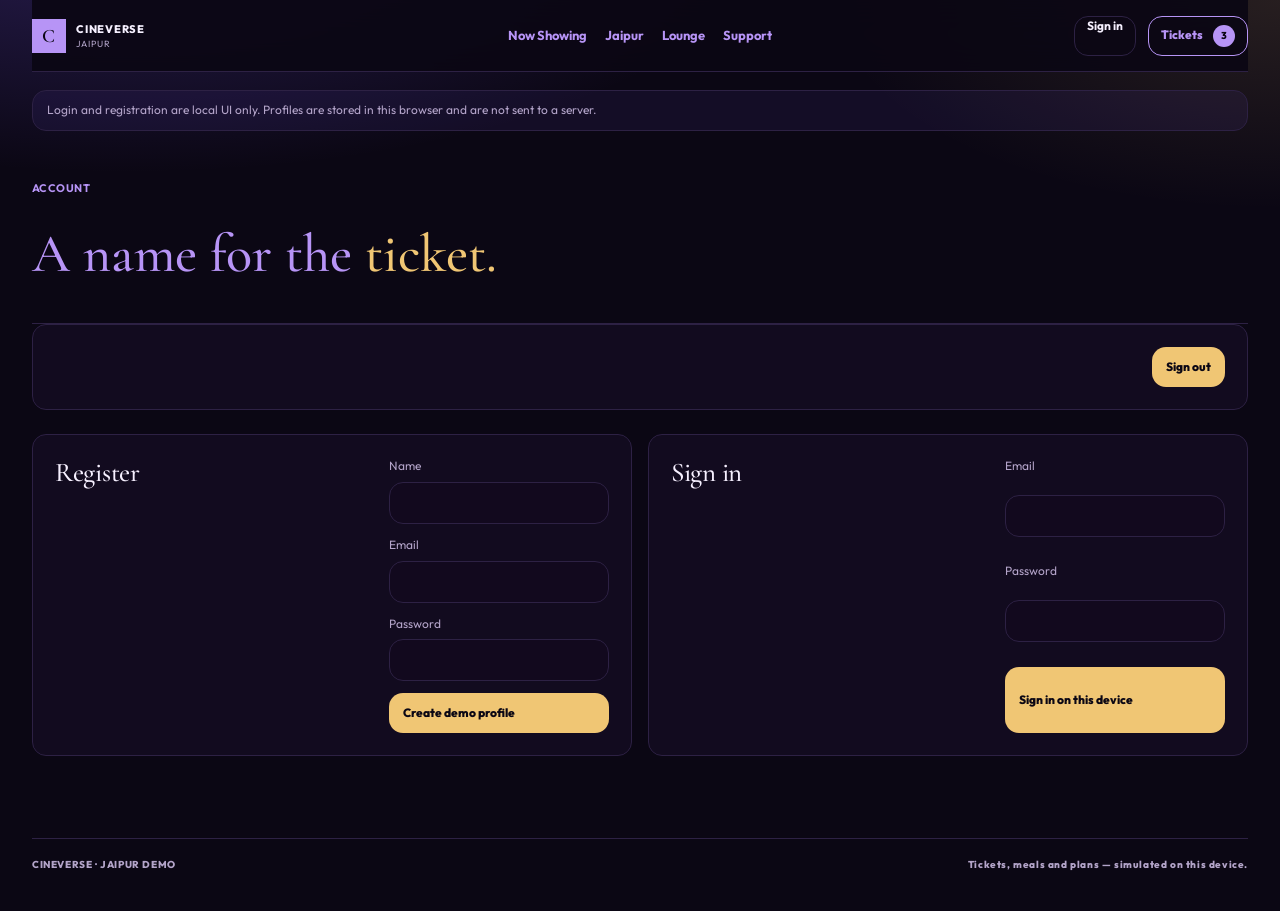
<file: web_backup/account.html>
<!doctype html>
<html lang="en">
<head>
  <meta charset="utf-8">
  <meta name="viewport" content="width=device-width, initial-scale=1">
  <meta name="theme-color" content="#0B0714">
  <title>Sign in | CineVerse</title>
  <link rel="preconnect" href="https://fonts.googleapis.com">
  <link rel="preconnect" href="https://fonts.gstatic.com" crossorigin>
  <link href="https://fonts.googleapis.com/css2?family=Cormorant+Garamond:wght@500;600;700&family=Outfit:wght@400;500;600;700;800&display=swap" rel="stylesheet">
  <link rel="stylesheet" href="styles.css">
  <script src="data.js" defer></script>
  <script src="app.js?v=cineverse1" defer></script>
</head>
<body data-page="account">
  <header class="topbar" id="app-header"></header>
  <main>
    <p class="demo-banner">Login and registration are local UI only. Profiles are stored in this browser and are not sent to a server.</p>
    <section class="history-page-heading">
      <p class="eyebrow">ACCOUNT</p>
      <h1>A name for the <em>ticket.</em></h1>
    </section>
    <div id="session-box" class="panel" hidden>
      <p></p>
      <button id="sign-out" type="button">Sign out</button>
    </div>
    <div class="lounge-grid">
      <article class="panel">
        <h2>Register</h2>
        <form id="register-form" class="stack-form">
          <label>Name <input id="register-name" required autocomplete="name"></label>
          <label>Email <input id="register-email" type="email" required autocomplete="email"></label>
          <label>Password <input id="register-password" type="password" required minlength="6" autocomplete="new-password"></label>
          <button type="submit">Create demo profile</button>
        </form>
      </article>
      <article class="panel">
        <h2>Sign in</h2>
        <form id="login-form" class="stack-form">
          <label>Email <input id="login-email" type="email" required autocomplete="email"></label>
          <label>Password <input id="login-password" type="password" required autocomplete="current-password"></label>
          <button type="submit">Sign in on this device</button>
        </form>
      </article>
    </div>
    <p id="account-status" class="status-message" role="status"></p>
  </main>
  <footer id="app-footer"></footer>
</body>
</html>
</file>
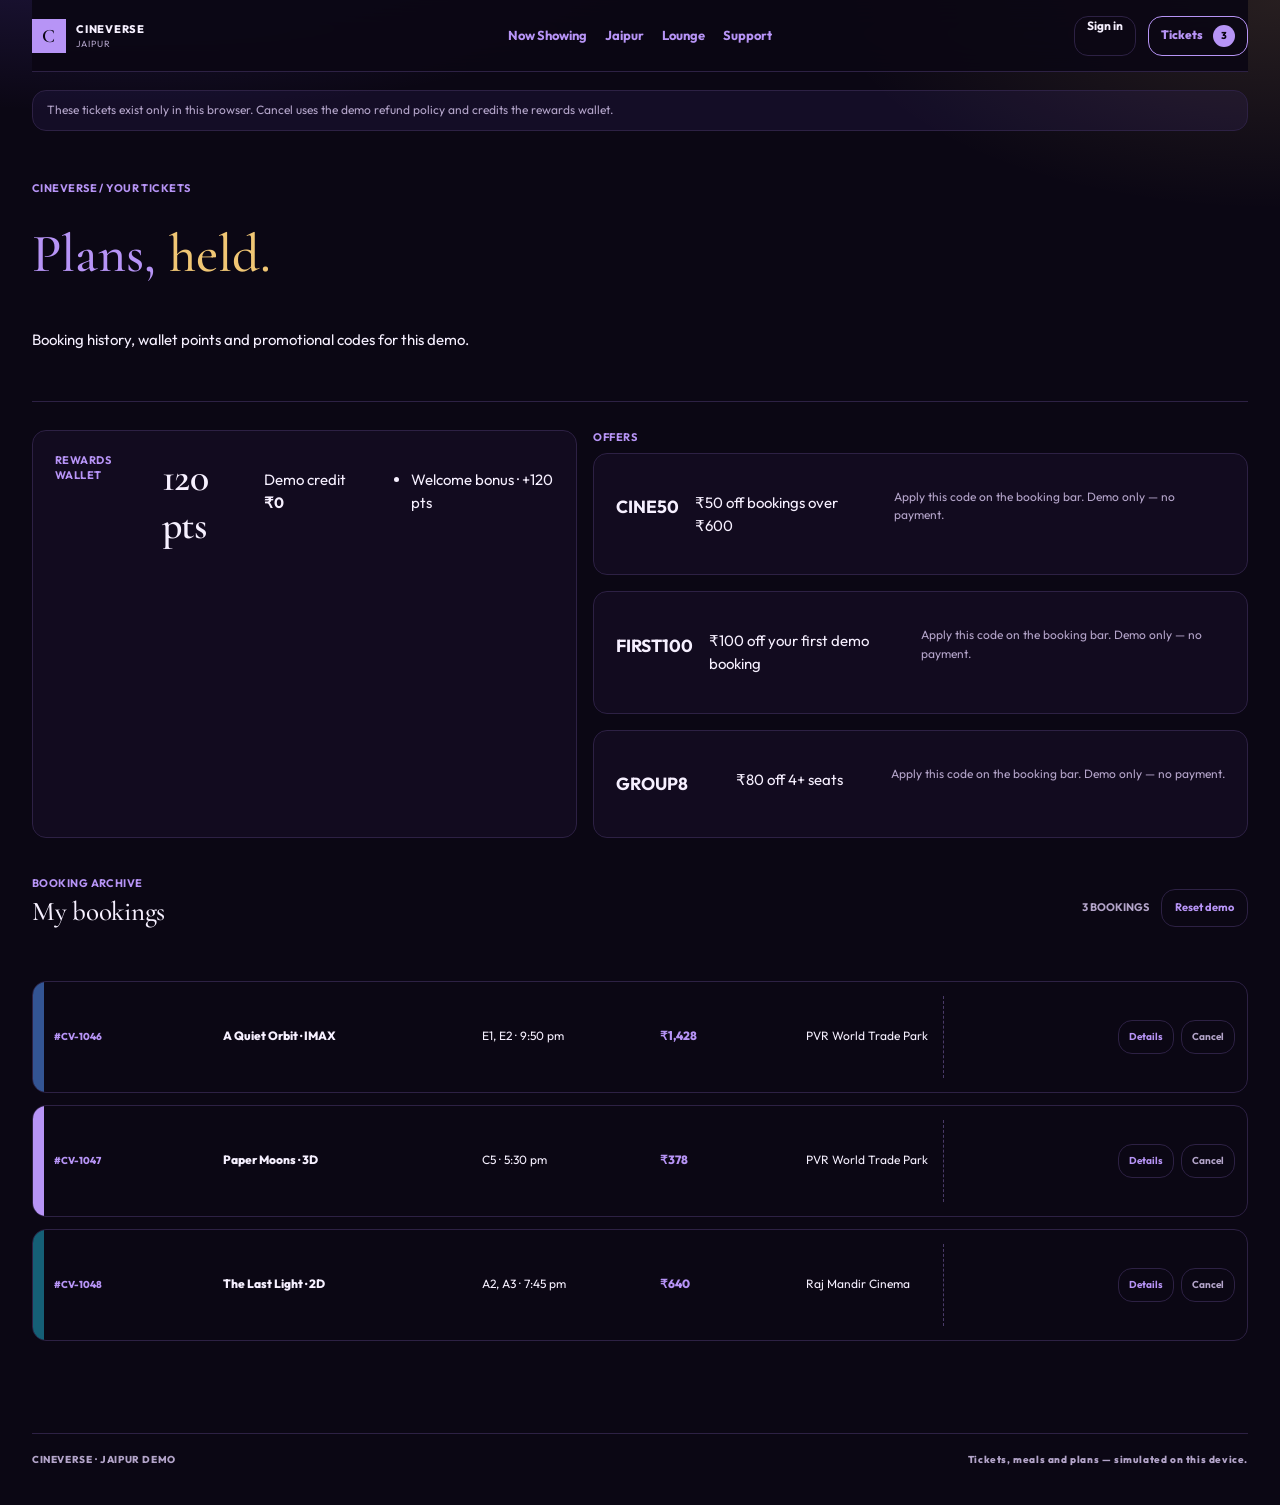
<file: web_backup/bookings.html>
<!doctype html>
<html lang="en">
<head>
  <meta charset="utf-8">
  <meta name="viewport" content="width=device-width, initial-scale=1">
  <meta name="theme-color" content="#0B0714">
  <meta name="description" content="CineVerse demo tickets, wallet and offers.">
  <title>Tickets | CineVerse</title>
  <link rel="preconnect" href="https://fonts.googleapis.com">
  <link rel="preconnect" href="https://fonts.gstatic.com" crossorigin>
  <link href="https://fonts.googleapis.com/css2?family=Cormorant+Garamond:wght@500;600;700&family=Outfit:wght@400;500;600;700;800&display=swap" rel="stylesheet">
  <link rel="stylesheet" href="styles.css">
  <script src="data.js" defer></script>
  <script src="app.js?v=cineverse1" defer></script>
</head>
<body data-page="bookings">
  <header class="topbar" id="app-header"></header>
  <main>
    <p class="demo-banner">These tickets exist only in this browser. Cancel uses the demo refund policy and credits the rewards wallet.</p>
    <section class="history-page-heading">
      <p class="eyebrow">CINEVERSE / YOUR TICKETS</p>
      <h1>Plans, <em>held.</em></h1>
      <p class="intro-note">Booking history, wallet points and promotional codes for this demo.</p>
    </section>
    <section class="wallet-grid" aria-label="Rewards wallet">
      <article class="wallet-card">
        <p class="eyebrow">REWARDS WALLET</p>
        <h2 id="wallet-points">0 pts</h2>
        <p>Demo credit <strong id="wallet-credit">₹0</strong></p>
        <ul id="wallet-ledger"></ul>
      </article>
      <article>
        <p class="eyebrow">OFFERS</p>
        <div id="offers-list" class="offers-list"></div>
      </article>
    </section>
    <section id="history" class="history-section bookings-page-section" aria-labelledby="history-title">
      <div class="section-heading">
        <div><p class="eyebrow">BOOKING ARCHIVE</p><h2 id="history-title">My bookings</h2></div>
        <div class="history-actions"><span class="section-note" id="history-count">0 BOOKINGS</span><button id="reset-demo" class="reset-demo" type="button">Reset demo</button></div>
      </div>
      <p id="status-message" class="status-message" role="status" aria-live="polite"></p>
      <div class="table-wrap">
        <table aria-label="Your booking history">
          <thead><tr><th>BOOKING</th><th>MOVIE</th><th>SEAT</th><th>TOTAL</th><th>CINEMA</th><th>ACTION</th></tr></thead>
          <tbody id="history-body"></tbody>
        </table>
      </div>
      <div id="empty-bookings-state" class="empty-bookings-state" hidden>
        <h2>No tickets in your pocket yet</h2>
        <p>Pick a film and save your seat for another night out.</p>
        <a class="browse-films" href="index.html#now-showing">Browse films</a>
      </div>
    </section>
  </main>
  <dialog id="booking-dialog" class="booking-dialog" aria-labelledby="dialog-title">
    <div class="dialog-header">
      <div><p class="eyebrow">BOOKING DETAILS</p><h2 id="dialog-title">Your ticket</h2></div>
      <button id="close-booking-dialog" class="dialog-close" type="button" aria-label="Close booking details"><svg aria-hidden="true" viewBox="0 0 16 16"><path d="m4 4 8 8m0-8-8 8"/></svg></button>
    </div>
    <dl class="dialog-details">
      <div><dt>BOOKING ID</dt><dd id="dialog-booking-id"></dd></div>
      <div><dt>MOVIE</dt><dd id="dialog-movie"></dd></div>
      <div><dt>CUSTOMER</dt><dd id="dialog-customer"></dd></div>
      <div><dt>SEATS</dt><dd id="dialog-seats"></dd></div>
      <div><dt>TOTAL</dt><dd id="dialog-total"></dd></div>
      <div><dt>BOOKED</dt><dd id="dialog-date"></dd></div>
    </dl>
  </dialog>
  <footer id="app-footer"></footer>
</body>
</html>
</file>
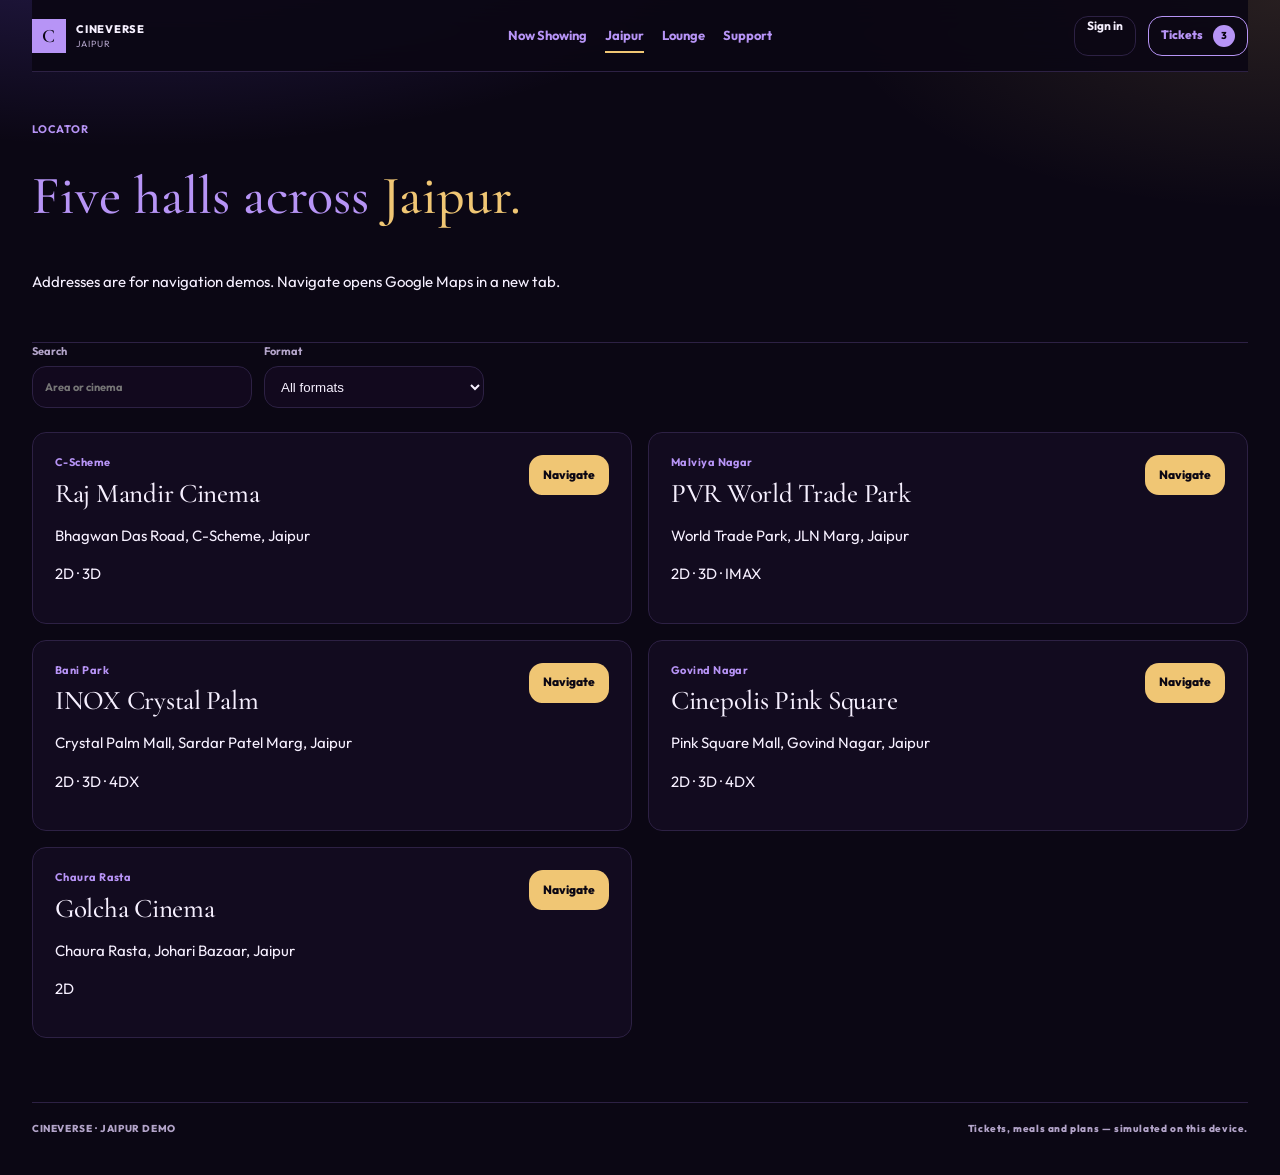
<file: web_backup/cinemas.html>
<!doctype html>
<html lang="en">
<head>
  <meta charset="utf-8">
  <meta name="viewport" content="width=device-width, initial-scale=1">
  <meta name="theme-color" content="#0B0714">
  <title>Jaipur cinemas | CineVerse</title>
  <link rel="preconnect" href="https://fonts.googleapis.com">
  <link rel="preconnect" href="https://fonts.gstatic.com" crossorigin>
  <link href="https://fonts.googleapis.com/css2?family=Cormorant+Garamond:wght@500;600;700&family=Outfit:wght@400;500;600;700;800&display=swap" rel="stylesheet">
  <link rel="stylesheet" href="styles.css">
  <script src="data.js" defer></script>
  <script src="app.js?v=cineverse1" defer></script>
</head>
<body data-page="cinemas">
  <header class="topbar" id="app-header"></header>
  <main>
    <section class="history-page-heading">
      <p class="eyebrow">LOCATOR</p>
      <h1>Five halls across <em>Jaipur.</em></h1>
      <p class="intro-note">Addresses are for navigation demos. Navigate opens Google Maps in a new tab.</p>
    </section>
    <div class="catalogue-tools">
      <label class="field-visible" for="cinema-search">Search
        <input id="cinema-search" type="search" placeholder="Area or cinema">
      </label>
      <label class="field-visible" for="cinema-format">Format
        <select id="cinema-format">
          <option value="all">All formats</option>
          <option>2D</option>
          <option>3D</option>
          <option>4DX</option>
          <option>IMAX</option>
        </select>
      </label>
    </div>
    <div id="cinema-list" class="cinema-list"></div>
  </main>
  <footer id="app-footer"></footer>
</body>
</html>
</file>
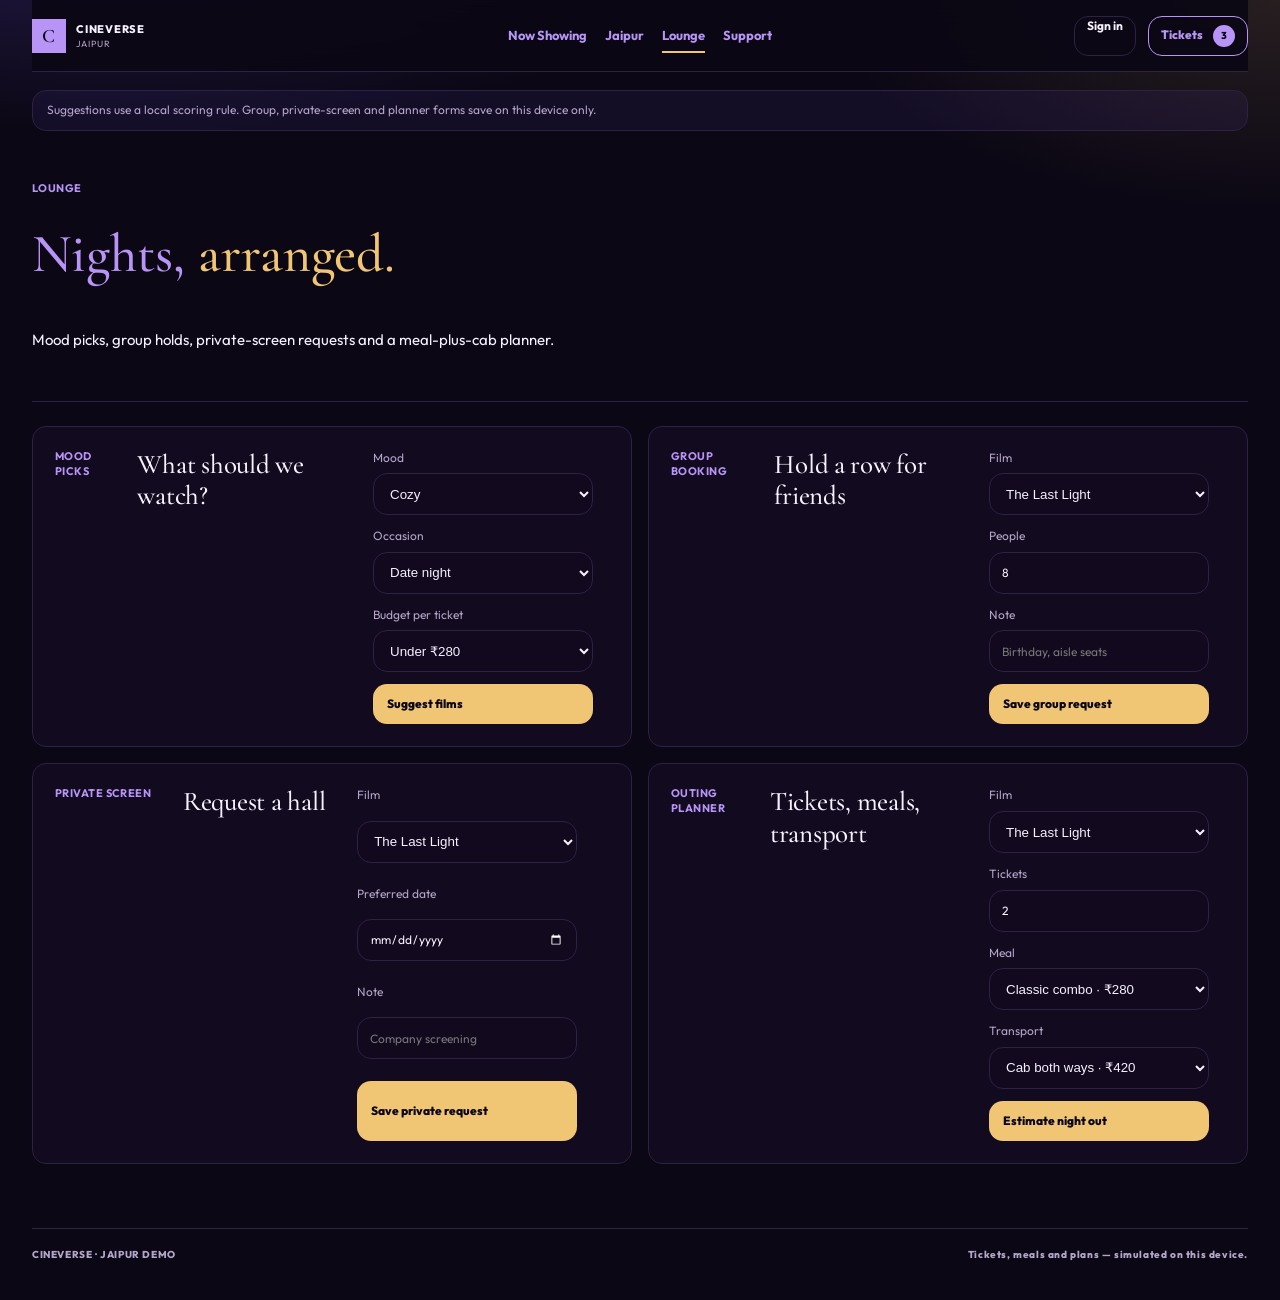
<file: web_backup/lounge.html>
<!doctype html>
<html lang="en">
<head>
  <meta charset="utf-8">
  <meta name="viewport" content="width=device-width, initial-scale=1">
  <meta name="theme-color" content="#0B0714">
  <title>Lounge | CineVerse</title>
  <link rel="preconnect" href="https://fonts.googleapis.com">
  <link rel="preconnect" href="https://fonts.gstatic.com" crossorigin>
  <link href="https://fonts.googleapis.com/css2?family=Cormorant+Garamond:wght@500;600;700&family=Outfit:wght@400;500;600;700;800&display=swap" rel="stylesheet">
  <link rel="stylesheet" href="styles.css">
  <script src="data.js" defer></script>
  <script src="app.js?v=cineverse1" defer></script>
</head>
<body data-page="lounge">
  <header class="topbar" id="app-header"></header>
  <main>
    <p class="demo-banner">Suggestions use a local scoring rule. Group, private-screen and planner forms save on this device only.</p>
    <section class="history-page-heading">
      <p class="eyebrow">LOUNGE</p>
      <h1>Nights, <em>arranged.</em></h1>
      <p class="intro-note">Mood picks, group holds, private-screen requests and a meal-plus-cab planner.</p>
    </section>
    <section class="lounge-grid">
      <article class="panel">
        <p class="eyebrow">MOOD PICKS</p>
        <h2>What should we watch?</h2>
        <form id="suggest-form" class="stack-form">
          <label>Mood
            <select id="mood">
              <option value="cozy">Cozy</option>
              <option value="epic">Epic</option>
              <option value="tense">Tense</option>
              <option value="hopeful">Hopeful</option>
              <option value="thoughtful">Thoughtful</option>
            </select>
          </label>
          <label>Occasion
            <select id="occasion">
              <option value="date">Date night</option>
              <option value="friends">Friends</option>
              <option value="family">Family</option>
              <option value="solo">Solo</option>
              <option value="celebration">Celebration</option>
            </select>
          </label>
          <label>Budget per ticket
            <select id="budget">
              <option value="280">Under ₹280</option>
              <option value="320">Under ₹320</option>
              <option value="400">Under ₹400</option>
              <option value="800">Any format</option>
            </select>
          </label>
          <button type="submit">Suggest films</button>
        </form>
        <div id="suggest-results" class="suggest-results"></div>
      </article>
      <article class="panel">
        <p class="eyebrow">GROUP BOOKING</p>
        <h2>Hold a row for friends</h2>
        <form id="group-form" class="stack-form">
          <label>Film <select id="group-movie"></select></label>
          <label>People <input id="group-size" type="number" min="4" max="40" value="8" required></label>
          <label>Note <input id="group-note" type="text" placeholder="Birthday, aisle seats"></label>
          <button type="submit">Save group request</button>
        </form>
        <p id="group-status" class="status-message" role="status"></p>
      </article>
      <article class="panel">
        <p class="eyebrow">PRIVATE SCREEN</p>
        <h2>Request a hall</h2>
        <form id="private-form" class="stack-form">
          <label>Film <select id="private-movie"></select></label>
          <label>Preferred date <input id="private-date" type="date" required></label>
          <label>Note <input id="private-note" type="text" placeholder="Company screening"></label>
          <button type="submit">Save private request</button>
        </form>
        <p id="private-status" class="status-message" role="status"></p>
      </article>
      <article class="panel">
        <p class="eyebrow">OUTING PLANNER</p>
        <h2>Tickets, meals, transport</h2>
        <form id="planner-form" class="stack-form">
          <label>Film <select id="plan-movie"></select></label>
          <label>Tickets <input id="plan-tickets" type="number" min="1" max="12" value="2" required></label>
          <label>Meal
            <select id="plan-meal">
              <option value="classic">Classic combo · ₹280</option>
              <option value="recliner">Recliner tray · ₹520</option>
              <option value="skip">No meal</option>
            </select>
          </label>
          <label>Transport
            <select id="plan-transport">
              <option value="cab">Cab both ways · ₹420</option>
              <option value="metro">Metro + auto · ₹120</option>
              <option value="own">Own vehicle · ₹80</option>
            </select>
          </label>
          <button type="submit">Estimate night out</button>
        </form>
        <p id="planner-status" class="status-message" role="status"></p>
      </article>
    </section>
  </main>
  <footer id="app-footer"></footer>
</body>
</html>
</file>
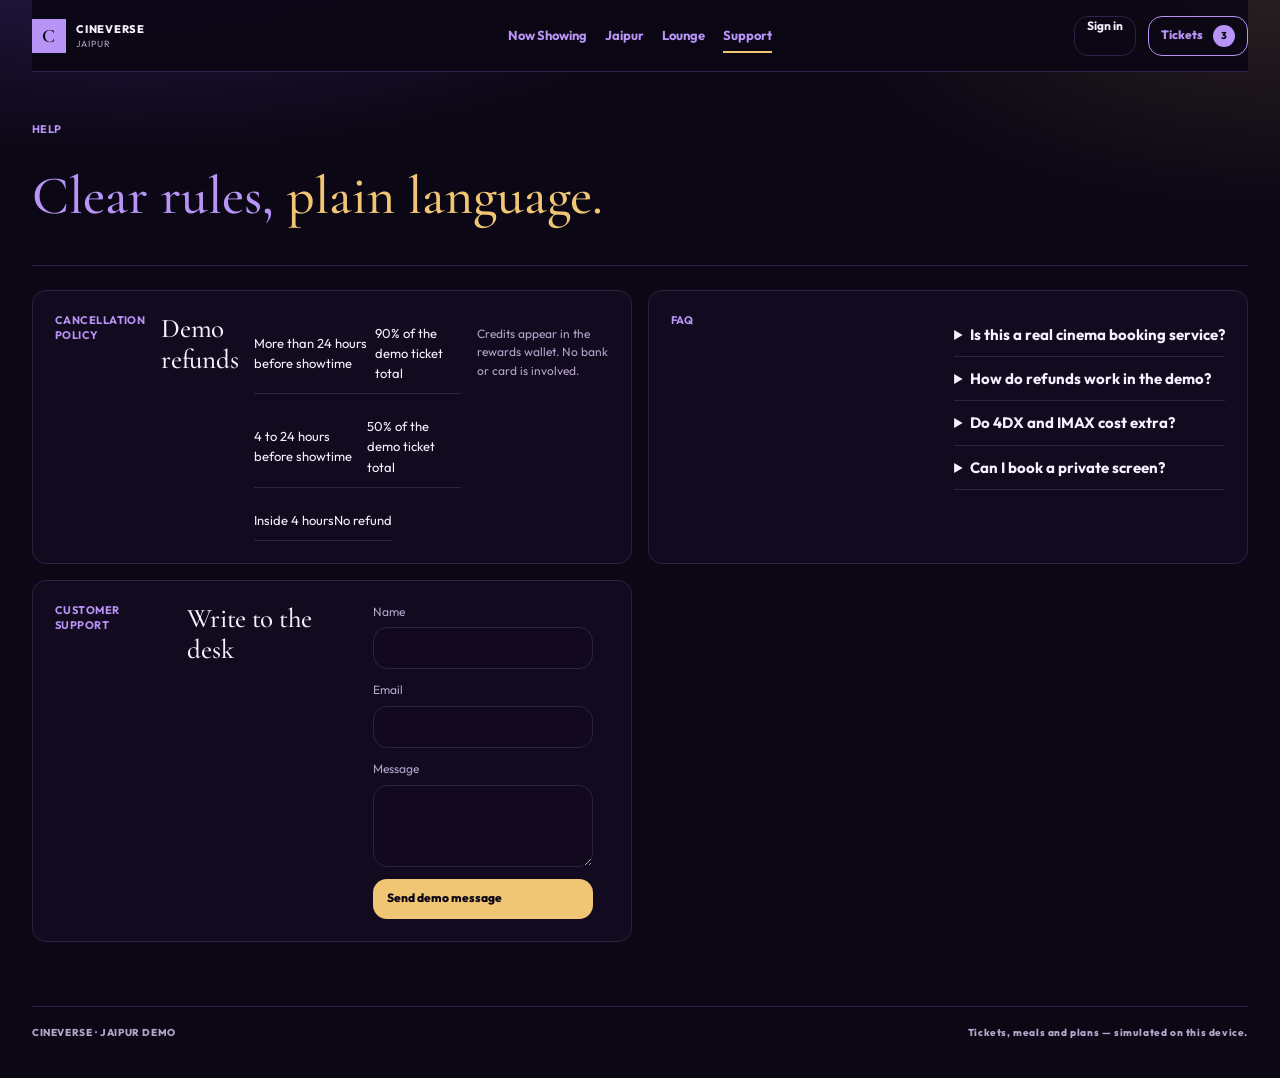
<file: web_backup/support.html>
<!doctype html>
<html lang="en">
<head>
  <meta charset="utf-8">
  <meta name="viewport" content="width=device-width, initial-scale=1">
  <meta name="theme-color" content="#0B0714">
  <title>Support | CineVerse</title>
  <link rel="preconnect" href="https://fonts.googleapis.com">
  <link rel="preconnect" href="https://fonts.gstatic.com" crossorigin>
  <link href="https://fonts.googleapis.com/css2?family=Cormorant+Garamond:wght@500;600;700&family=Outfit:wght@400;500;600;700;800&display=swap" rel="stylesheet">
  <link rel="stylesheet" href="styles.css">
  <script src="data.js" defer></script>
  <script src="app.js?v=cineverse1" defer></script>
</head>
<body data-page="support">
  <header class="topbar" id="app-header"></header>
  <main>
    <section class="history-page-heading">
      <p class="eyebrow">HELP</p>
      <h1>Clear rules, <em>plain language.</em></h1>
    </section>
    <section class="lounge-grid">
      <article class="panel">
        <p class="eyebrow">CANCELLATION POLICY</p>
        <h2>Demo refunds</h2>
        <table class="policy-table">
          <thead><tr><th>When you cancel</th><th>Wallet credit</th></tr></thead>
          <tbody>
            <tr><td>More than 24 hours before showtime</td><td>90% of the demo ticket total</td></tr>
            <tr><td>4 to 24 hours before showtime</td><td>50% of the demo ticket total</td></tr>
            <tr><td>Inside 4 hours</td><td>No refund</td></tr>
          </tbody>
        </table>
        <p class="muted">Credits appear in the rewards wallet. No bank or card is involved.</p>
      </article>
      <article class="panel">
        <p class="eyebrow">FAQ</p>
        <div id="faq-list"></div>
      </article>
      <article class="panel">
        <p class="eyebrow">CUSTOMER SUPPORT</p>
        <h2>Write to the desk</h2>
        <form id="support-form" class="stack-form">
          <label>Name <input required></label>
          <label>Email <input type="email" required></label>
          <label>Message <textarea required rows="4"></textarea></label>
          <button type="submit">Send demo message</button>
        </form>
        <p id="support-status" class="status-message" role="status"></p>
      </article>
    </section>
  </main>
  <footer id="app-footer"></footer>
</body>
</html>
</file>
<file: web_backup/styles.css>
:root {
  color-scheme: dark;
  --white: #0B0714;
  --mist: #140C22;
  --blue: #B794F6;
  --blue-deep: #7C5CFC;
  --tomato: #F0C674;
  --navy: #F6F0FF;
  --muted: #B3A4C9;
  --line: #2D2144;
  --line-strong: #4A3A68;
  --paper: #12091E;
  --green: #6EE7B7;
  --green-pale: #173328;
  --seat-grey: #3A2D52;
  --space-1: 4px;
  --space-2: 8px;
  --space-3: 16px;
  --space-4: 24px;
  --space-5: 32px;
  --space-6: 48px;
  --display: "Cormorant Garamond", Georgia, serif;
  --ui: "Outfit", "Segoe UI", sans-serif;
  --ease: cubic-bezier(.2, .7, .2, 1);
  --content: 1240px;
  --radius: 14px;
}

*, *::before, *::after { box-sizing: border-box; }
html { scroll-behavior: smooth; scroll-padding-top: 88px; }
body {
  min-width: 320px;
  margin: 0;
  padding-bottom: 20px;
  color: var(--navy);
  background:
    radial-gradient(1200px 480px at 10% -10%, rgba(124, 92, 252, .28), transparent 55%),
    radial-gradient(900px 420px at 100% 0%, rgba(240, 198, 116, .12), transparent 50%),
    var(--white);
  font: 15px/1.55 var(--ui);
  -webkit-font-smoothing: antialiased;
}
button, input { font: inherit; }
button, a, input { -webkit-tap-highlight-color: transparent; }
a { color: inherit; text-decoration: none; }
button { color: inherit; }
button:focus-visible, a:focus-visible, input:focus-visible { outline: 3px solid var(--blue); outline-offset: 3px; }
.topbar, main, footer { width: min(var(--content), calc(100% - 64px)); margin-inline: auto; }
main { animation: page-enter 180ms var(--ease) both; }

/* Navigation */
.topbar {
  position: sticky;
  z-index: 30;
  top: 0;
  display: grid;
  grid-template-columns: 1fr 1fr 1fr;
  align-items: center;
  min-height: 72px;
  border-bottom: 1px solid var(--line);
  background: rgba(11,7,20,.92);
  backdrop-filter: blur(16px);
}
.wordmark { display: inline-flex; width: fit-content; align-items: center; gap: 10px; font-size: 11px; font-weight: 800; letter-spacing: .07em; }
.wordmark small { display: block; color: var(--muted); font: 9px/1.3 var(--ui); letter-spacing: .12em; }
.mark { display: grid; width: 34px; aspect-ratio: 1; place-items: center; color: var(--white); background: var(--blue); font: 600 19px var(--display); }
.primary-nav { display: flex; justify-self: center; gap: 18px; }
.primary-nav a { position: relative; color: var(--blue); font-size: 13px; font-weight: 700; }
.primary-nav a::after { position: absolute; right: 0; bottom: -7px; left: 0; height: 2px; background: var(--tomato); content: ""; transform: scaleX(0); transform-origin: left; transition: transform 180ms var(--ease); }
.primary-nav a:hover::after, .primary-nav a[aria-current="page"]::after { transform: scaleX(1); }
.history-link { display: inline-flex; min-height: 40px; justify-self: end; align-items: center; gap: 10px; padding: 0 12px; border: 1px solid var(--blue); border-radius: var(--radius); color: var(--blue); font-size: 12px; font-weight: 800; transition: color 180ms var(--ease), background 180ms var(--ease), transform 180ms var(--ease); }
.history-link:hover { transform: translateY(-1px); color: var(--white); background: var(--blue); }
.booking-count { display: inline-grid; min-width: 22px; height: 22px; place-items: center; border-radius: 50%; color: var(--white); background: var(--blue); font-size: 10px; }
.history-link:hover .booking-count { color: var(--blue); background: var(--white); }

/* Featured-film carousel */
.feature-hero { display: grid; grid-template-columns: repeat(12, minmax(0, 1fr)); min-height: 430px; margin: 32px 0 56px; overflow: hidden; background: var(--mist); }
.feature-copy { grid-column: 1 / span 7; display: flex; flex-direction: column; align-items: start; justify-content: center; padding: 42px clamp(24px, 5vw, 72px); animation: rise-in 420ms var(--ease) both; }
.feature-kicker { display: flex; width: 100%; justify-content: space-between; gap: 16px; }
.eyebrow { margin: 0 0 var(--space-2); color: var(--blue); font: 700 11px/1.35 var(--ui); letter-spacing: .04em; }
.feature-counter { color: var(--muted); font-size: 11px; font-weight: 700; }
.feature-copy h1 { max-width: 680px; margin: 6px 0 12px; color: var(--blue); font: 500 clamp(42px, 5.2vw, 70px)/.99 var(--display); letter-spacing: -.025em; }
.feature-meta { margin: 0 0 13px; color: var(--navy); font-size: 14px; font-weight: 700; }
.feature-description { max-width: 470px; margin: 0 0 22px; color: var(--muted); font-size: 14px; }
.showtime-block { display: flex; flex-wrap: wrap; align-items: center; gap: 12px; margin-bottom: 22px; }
.showtime-label { color: var(--muted); font-size: 11px; font-weight: 700; }
.showtime-list { display: flex; flex-wrap: wrap; gap: 8px; }
.showtime-chip { min-height: 34px; padding: 0 12px; border: 1px solid var(--line); border-radius: 2px; color: var(--blue); background: var(--white); font-size: 11px; font-weight: 700; cursor: pointer; transition: color 180ms var(--ease), border-color 180ms var(--ease), background 180ms var(--ease), transform 180ms var(--ease); }
.showtime-chip:hover { transform: translateY(-1px); border-color: var(--blue); }
.showtime-chip[aria-pressed="true"] { border-color: var(--blue); color: var(--white); background: var(--blue); }
.feature-actions { display: flex; width: 100%; align-items: center; justify-content: space-between; gap: 16px; }
.feature-book { display: inline-flex; min-height: 46px; align-items: center; gap: 22px; padding: 0 17px; border: 0; border-radius: var(--radius); color: var(--navy); background: var(--tomato); font-size: 13px; font-weight: 800; cursor: pointer; transition: transform 180ms var(--ease), background 180ms var(--ease); }
.feature-book:hover { transform: translateY(-2px); background: #FF5B49; }
.feature-book svg, .carousel-arrow svg, .browse-films svg, .history-link svg, #book-button svg, .dialog-close svg { width: 17px; height: 17px; fill: none; stroke: currentColor; stroke-width: 1.75; stroke-linecap: round; stroke-linejoin: round; }
.carousel-controls { display: flex; gap: 8px; }
.carousel-arrow { display: grid; width: 38px; height: 38px; place-items: center; border: 1px solid var(--line); border-radius: var(--radius); color: var(--blue); background: var(--white); cursor: pointer; transition: transform 180ms var(--ease), color 180ms var(--ease), background 180ms var(--ease); }
.carousel-arrow:hover { transform: translateY(-2px); color: var(--white); background: var(--blue); }
.feature-art-block { grid-column: 8 / -1; display: grid; min-height: 430px; place-items: center; overflow: hidden; background: var(--blue); }
.featured-poster { position: relative; display: flex; width: min(68%, 290px); aspect-ratio: 3 / 4; flex-direction: column; justify-content: space-between; overflow: hidden; padding: 15px; border: 1px solid rgba(255,255,255,.7); color: var(--white); background: #1638BE; box-shadow: 12px 12px 0 rgba(11,19,48,.15); transition: opacity 180ms var(--ease), transform 180ms var(--ease); }
.featured-poster[data-tone="teal"] { background: #165E78; }
.featured-poster[data-tone="rose"] { background: #244BBF; }
.featured-poster[data-tone="blue"] { background: #1740B7; }
.featured-poster[data-tone="violet"] { background: #274B9B; }
.featured-poster[data-tone="gold"] { background: #254A91; }
.featured-poster[data-tone="green"] { background: #17684F; }
.featured-poster-kicker, .featured-poster-index { position: relative; z-index: 1; font-size: 9px; font-weight: 800; letter-spacing: .08em; }
.featured-poster-letter { position: relative; z-index: 2; font: 600 clamp(76px, 9vw, 120px)/.85 var(--display); }
.featured-art-sun { position: absolute; top: 17%; right: 13%; width: 27%; aspect-ratio: 1; border-radius: 50%; background: var(--tomato); }
.featured-art-line { position: absolute; right: -15%; bottom: 20%; left: -12%; height: 24%; border-top: 1px solid rgba(255,255,255,.85); border-radius: 50%; transform: rotate(-15deg); }

/* Now Showing poster grid */
.now-showing { padding: 12px 0 50px; }
.section-heading { display: flex; align-items: end; justify-content: space-between; gap: 16px; margin-bottom: 20px; }
.section-heading .eyebrow { margin-bottom: 5px; }
h2 { margin: 0; color: var(--navy); font: 500 27px/1.15 var(--display); letter-spacing: -.01em; }
.section-note { color: var(--muted); font-size: 11px; font-weight: 700; }
.movie-grid { display: grid; grid-template-columns: repeat(3, minmax(0, 1fr)); gap: 20px; }
.movie-card { position: relative; display: flex; min-width: 0; flex-direction: column; overflow: hidden; padding: 0; border: 1px solid var(--line); border-radius: var(--radius); color: var(--navy); background: var(--white); text-align: left; cursor: pointer; transition: transform 190ms var(--ease), border-color 190ms var(--ease), box-shadow 190ms var(--ease); animation: rise-in 360ms var(--ease) both; }
.movie-card:nth-child(2) { animation-delay: 60ms; }
.movie-card:nth-child(3) { animation-delay: 120ms; }
.movie-card:nth-child(4) { animation-delay: 180ms; }
.movie-card:nth-child(5) { animation-delay: 240ms; }
.movie-card:nth-child(6) { animation-delay: 300ms; }
.movie-card:hover { z-index: 2; transform: translateY(-5px); border-color: var(--blue); box-shadow: 0 8px 0 rgba(27,63,216,.08); }
.movie-card[aria-pressed="true"] { border: 2px solid var(--blue); }
.movie-card-poster { position: relative; display: flex; width: 100%; aspect-ratio: 3 / 3.75; flex-direction: column; justify-content: space-between; overflow: hidden; padding: 13px; color: var(--white); background: #173CC7; }
.movie-card-poster::after { position: absolute; right: -10%; bottom: -2%; left: 18%; height: 35%; border: 1px solid rgba(255,255,255,.75); border-bottom: 0; border-radius: 50% 50% 0 0; content: ""; transform: rotate(-12deg); }
.movie-card-poster[data-tone="teal"] { background: #155F76; }
.movie-card-poster[data-tone="rose"] { background: #274BBA; }
.movie-card-poster[data-tone="blue"] { background: #1A43B9; }
.movie-card-poster[data-tone="violet"] { background: #2A4D9A; }
.movie-card-poster[data-tone="gold"] { background: #264A8D; }
.movie-card-poster[data-tone="green"] { background: #176849; }
.poster-kicker, .poster-index { position: relative; z-index: 1; color: var(--white); font-size: 8px; font-weight: 700; letter-spacing: .08em; }
.poster-letter { position: relative; z-index: 1; color: var(--white); font: 500 clamp(54px, 7vw, 88px)/.9 var(--display); }
.movie-card-info { display: grid; gap: 5px; padding: 15px 16px 16px; }
.movie-card-title { color: var(--navy); font-size: 15px; font-weight: 800; }
.movie-card-meta { color: var(--muted); font-size: 11px; line-height: 1.5; }
.movie-card-price { color: var(--blue); font-size: 12px; font-weight: 800; }
.movie-card-action { position: absolute; right: 14px; bottom: 14px; display: inline-flex; align-items: center; gap: 5px; padding: 7px 10px; border-radius: 2px; color: var(--white); background: var(--blue); font-size: 10px; font-weight: 800; opacity: 0; transform: translateY(4px); transition: opacity 180ms var(--ease), transform 180ms var(--ease); }
.movie-card:hover .movie-card-action, .movie-card:focus-visible .movie-card-action, .movie-card[aria-pressed="true"] .movie-card-action { opacity: 1; transform: translateY(0); }
.movie-card-action svg { width: 13px; height: 13px; fill: none; stroke: currentColor; stroke-width: 1.75; stroke-linecap: round; stroke-linejoin: round; }
.movie-details { display: flex; align-items: center; gap: 18px; margin-top: 24px; padding: 16px 0 0; border-top: 1px solid var(--line); }
.movie-poster { position: relative; display: flex; width: 76px; height: 100px; flex: 0 0 76px; flex-direction: column; justify-content: space-between; overflow: hidden; padding: 8px; border-radius: 2px; color: var(--white); background: var(--blue); }
.movie-poster[data-tone="teal"] { background: #155F76; }
.movie-poster[data-tone="rose"], .movie-poster[data-tone="blue"] { background: #1A43B9; }
.movie-poster[data-tone="violet"], .movie-poster[data-tone="gold"] { background: #2A4D9A; }
.movie-poster[data-tone="green"] { background: #176849; }
.movie-copy { min-width: 0; }
.movie-meta { margin: 0 0 5px; color: var(--blue); font-size: 11px; font-weight: 800; }
.movie-description { max-width: 440px; margin: 0 0 7px; color: var(--muted); font-size: 12px; }
.movie-price { margin: 0; color: var(--navy); font-size: 13px; font-weight: 800; }

/* Auditorium seat map */
.seat-section { width: 100%; margin: 0 0 150px; padding: 38px 0 50px; background: var(--mist); }
.seat-section > .section-heading, .seat-section > .screen-wrap, .seat-section > .seat-grid, .seat-section > .seat-legend { width: min(100% - 64px, 850px); margin-right: auto; margin-left: auto; }
.screen-wrap { position: relative; margin-top: 20px; margin-bottom: 30px; text-align: center; }
.screen-glow { width: min(82%, 650px); height: 12px; margin-inline: auto; border-top: 3px solid var(--blue); border-radius: 50% 50% 0 0; }
.screen-label { margin-top: 5px; color: var(--muted); font-size: 9px; font-weight: 800; letter-spacing: .12em; }
.seat-grid { display: grid; gap: 14px; }
.seat-row { display: grid; grid-template-columns: 22px repeat(4, minmax(30px, 48px)) 34px repeat(4, minmax(30px, 48px)) 22px; justify-content: center; align-items: center; gap: 9px; }
.row-label, .seat-row::after { color: var(--muted); font-size: 11px; font-weight: 800; text-align: center; }
.seat-row::after { content: attr(data-row); }
.seat-aisle { width: 100%; height: 1px; }
.seat { width: 100%; aspect-ratio: 1.05; border: 1.5px solid var(--blue); border-radius: 5px 5px 2px 2px; color: var(--blue); background: var(--white); font-size: 10px; font-weight: 800; cursor: pointer; transition: transform 180ms var(--ease), color 180ms var(--ease), background 180ms var(--ease), border-color 180ms var(--ease); }
.seat.available:hover { transform: translateY(-2px); background: #DDE7FF; }
.seat.selected { transform: scale(1.07); border-color: var(--tomato); color: var(--navy); background: var(--tomato); animation: seat-pop 180ms var(--ease); }
.seat.booked { border-color: #ADB4C1; color: #525C6C; background: repeating-linear-gradient(135deg, #E6E9EF 0 4px, #D4D9E2 4px 5px); cursor: not-allowed; }
.seat-legend { display: flex; justify-content: center; flex-wrap: wrap; gap: 20px; margin-top: 23px; color: var(--muted); font-size: 11px; }
.seat-legend span { display: inline-flex; align-items: center; gap: 8px; }
.legend-seat { width: 12px; height: 12px; border: 1.5px solid; border-radius: 3px; }
.legend-seat.available { border-color: var(--blue); background: var(--white); }
.legend-seat.selected { border-color: var(--tomato); background: var(--tomato); }
.legend-seat.booked { border-color: #ADB4C1; background: #DCE1E9; }

/* Conditional fixed booking bar */
.booking-panel { position: fixed; z-index: 40; right: 0; bottom: 16px; left: 50%; display: grid; width: min(var(--content), calc(100% - 48px)); grid-template-columns: auto auto minmax(290px, 1.7fr) minmax(130px, .8fr) minmax(120px, .7fr) minmax(170px, .9fr); grid-template-areas: "ticket title summary name offer action" "status status summary privacy privacy privacy"; align-items: center; gap: 6px 14px; padding: 15px 20px; border: 1px solid var(--line); border-top: 3px solid var(--blue); border-radius: var(--radius); background: #160C26; box-shadow: 0 18px 40px rgba(0,0,0,.35); opacity: 0; pointer-events: none; transform: translate(-50%, calc(100% + 28px)); transition: transform 220ms var(--ease), opacity 220ms var(--ease); }
.booking-panel.has-selection { opacity: 1; pointer-events: auto; transform: translate(-50%, 0); }
.booking-top { grid-area: ticket; min-width: 95px; }
.booking-top .eyebrow { margin: 0; }
.booking-top > span { color: var(--muted); font-size: 10px; font-weight: 700; }
.booking-top b { color: var(--blue); }
.booking-panel h2 { grid-area: title; min-width: 118px; font-size: 18px; }
.booking-summary { grid-area: summary; display: grid; grid-template-columns: .9fr 1.1fr 1fr .7fr; align-items: center; gap: 10px; margin: 0; padding: 0 16px; border: 0; border-left: 1px solid var(--line); }
.booking-summary div { display: flex; min-width: 0; flex-direction: column; align-items: start; gap: 4px; }
.booking-summary span { color: var(--muted); font-size: 9px; font-weight: 700; }
.booking-summary strong { max-width: 100%; color: var(--navy); font-size: 11px; font-weight: 800; text-align: left; }
.booking-summary #summary-seats { display: flex; flex-wrap: wrap; gap: 4px; }
.seat-chip { display: inline-grid; min-width: 27px; height: 24px; place-items: center; padding: 0 5px; border: 1px solid var(--line); border-radius: 2px; color: var(--blue); background: var(--mist); font-size: 9px; }
.booking-summary .total-row { padding: 0; border: 0; }
.booking-summary .total-row strong { color: var(--blue); font-size: 17px; }
.booking-summary .total-row strong.total-change { animation: total-roll 220ms var(--ease); }
.field-label { position: absolute; width: 1px; height: 1px; overflow: hidden; clip: rect(0,0,0,0); white-space: nowrap; }
.booking-panel input, .booking-panel select { width: 100%; height: 42px; padding: 0 11px; border: 1px solid var(--line); border-radius: var(--radius); color: var(--navy); background: #12091E; transition: border-color 180ms var(--ease), box-shadow 180ms var(--ease); }
.booking-panel input { grid-area: name; }
.booking-panel select { grid-area: offer; }
.booking-panel input::placeholder { color: var(--muted); }
.booking-panel input:focus { border-color: var(--blue); box-shadow: 0 0 0 3px rgba(27,63,216,.12); }
#book-button { grid-area: action; display: flex; width: 100%; min-height: 44px; align-items: center; justify-content: space-between; gap: 10px; padding: 0 13px; border: 0; border-radius: var(--radius); color: var(--navy); background: var(--tomato); font-size: 12px; font-weight: 800; cursor: pointer; transition: transform 180ms var(--ease), background 180ms var(--ease); }
#book-button:not(:disabled):hover { transform: translateY(-2px); background: #FF5B49; }
#book-button:active:not(:disabled) { transform: scale(.99); }
#book-button:disabled { color: #606B80; background: #E6EAF2; cursor: not-allowed; }
#book-button:disabled svg { opacity: .55; }
.status-message { grid-area: status; min-height: 18px; margin: 0; color: #17613B; font-size: 10px; }
.status-message.error { color: #9E251A; }
.privacy-note { grid-area: privacy; margin: 0; color: var(--muted); font-size: 9px; text-align: right; }

/* Ticket archive */
.history-page-heading { display: grid; grid-template-columns: 7fr 5fr; align-items: end; gap: 24px; padding: 50px 0 34px; border-bottom: 1px solid var(--line); }
.history-page-heading .eyebrow, .history-page-heading h1, .history-page-heading .intro-note { grid-column: 1; }
.history-page-heading h1 { margin: 0 0 8px; color: var(--blue); font: 500 54px/1 var(--display); }
.history-page-heading h1 em { color: var(--tomato); font-style: normal; }
.bookings-page-section { padding: 30px 0 80px; }
.history-section .section-heading { margin-bottom: 24px; }
.history-actions { display: flex; align-items: center; gap: 12px; }
.reset-demo { min-height: 38px; padding: 0 13px; border: 1px solid var(--line); border-radius: var(--radius); color: var(--blue); background: var(--white); font-size: 11px; font-weight: 700; cursor: pointer; transition: border-color 180ms var(--ease), background 180ms var(--ease); }
.reset-demo:hover { border-color: var(--blue); background: var(--mist); }
.table-wrap { overflow: visible; }
table { width: 100%; border-collapse: separate; border-spacing: 0 12px; text-align: left; }
thead { position: absolute; width: 1px; height: 1px; overflow: hidden; clip: rect(0,0,0,0); white-space: nowrap; }
tbody { display: grid; gap: 12px; }
.ticket-row { position: relative; display: grid; grid-template-columns: 1.1fr 1.6fr 1.1fr .9fr 1.2fr 1.6fr; align-items: stretch; min-height: 112px; overflow: hidden; border: 1px solid var(--line); border-radius: var(--radius); background: var(--white); animation: rise-in 350ms var(--ease) both; }
.ticket-row::before { position: absolute; top: 0; bottom: 0; left: 0; width: 11px; background: var(--blue); content: ""; }
.ticket-row[data-tone="teal"]::before { background: #155F76; }
.ticket-row[data-tone="blue"]::before { background: #2148BF; }
.ticket-row[data-tone="violet"]::before { background: #335493; }
.ticket-row[data-tone="gold"]::before { background: #2D4D8A; }
.ticket-row[data-tone="green"]::before { background: #176849; }
.ticket-row::after { position: absolute; top: 14px; right: 25%; bottom: 14px; border-right: 1px dashed var(--line-strong); content: ""; pointer-events: none; }
.ticket-row td { display: flex; min-width: 0; align-items: center; padding: 16px 12px; color: var(--navy); font-size: 12px; overflow-wrap: anywhere; }
.ticket-row td:first-child { padding-left: 21px; color: var(--blue); font-size: 10px; font-weight: 800; }
.ticket-row td:nth-child(2) { font-weight: 800; }
.ticket-row td:nth-child(4) { color: var(--blue); font-weight: 800; }
.ticket-row td:last-child { display: flex; flex-wrap: wrap; gap: 7px; justify-content: end; }
.view-booking, .cancel-booking { min-height: 34px; padding: 0 10px; border: 1px solid var(--line); border-radius: var(--radius); color: var(--blue); background: var(--white); font-size: 10px; font-weight: 700; cursor: pointer; transition: color 180ms var(--ease), background 180ms var(--ease), border-color 180ms var(--ease), transform 180ms var(--ease); }
.view-booking:hover { transform: translateY(-1px); border-color: var(--blue); background: var(--mist); }
.cancel-booking { color: var(--muted); }
.cancel-booking:hover { transform: translateY(-1px); border-color: var(--tomato); color: #A12B21; background: #FFF4F2; }
.empty-bookings-state { display: grid; justify-items: start; gap: 8px; padding: 48px 0; }
.empty-bookings-state[hidden] { display: none; }
.empty-ticket-art { width: 116px; height: 84px; margin-bottom: 8px; fill: var(--mist); stroke: var(--blue); stroke-width: 1.7; stroke-linecap: round; stroke-linejoin: round; }
.empty-bookings-state h2 { font-size: 25px; }
.empty-bookings-state p { margin: 0 0 8px; color: var(--muted); font-size: 13px; }
.browse-films { display: inline-flex; min-height: 42px; align-items: center; gap: 16px; padding: 0 14px; border-radius: var(--radius); color: var(--white); background: var(--blue); font-size: 12px; font-weight: 800; transition: transform 180ms var(--ease), background 180ms var(--ease); }
.browse-films:hover { transform: translateY(-2px); background: var(--blue-deep); }

/* Confirmation and details tickets */
.booking-dialog { width: min(480px, calc(100vw - 32px)); max-width: none; padding: 24px; border: 1px solid var(--line); border-top: 4px solid var(--blue); border-radius: var(--radius); color: var(--navy); background: var(--white); opacity: 0; transform: translateY(8px) scale(.98); transition: opacity 190ms var(--ease), transform 190ms var(--ease); }
.booking-dialog[open] { opacity: 1; transform: translateY(0) scale(1); }
@starting-style { .booking-dialog[open] { opacity: 0; transform: translateY(8px) scale(.98); } }
.booking-dialog::backdrop { background: rgba(11,19,48,.36); }
.dialog-header { display: flex; align-items: start; justify-content: space-between; gap: 18px; padding-bottom: 16px; border-bottom: 1px solid var(--line); }
.dialog-header .eyebrow { margin-bottom: 6px; }
.dialog-header h2 { font-size: 22px; }
.dialog-close { display: grid; width: 36px; height: 36px; place-items: center; border: 1px solid var(--line); border-radius: var(--radius); color: var(--blue); background: var(--white); cursor: pointer; transition: color 180ms var(--ease), border-color 180ms var(--ease); }
.dialog-close:hover { border-color: var(--tomato); color: #A12B21; }
.dialog-details { display: grid; gap: 15px; margin: 20px 0 0; }
.dialog-details div { display: flex; align-items: start; justify-content: space-between; gap: 18px; }
.dialog-details dt { flex: 0 0 auto; color: var(--muted); font-size: 9px; font-weight: 800; letter-spacing: .05em; }
.dialog-details dd { max-width: 70%; margin: 0; color: var(--navy); font-size: 12px; font-weight: 700; overflow-wrap: anywhere; text-align: right; }
.dialog-details div:first-child dd, .dialog-details div:nth-last-child(2) dd { color: var(--blue); }
.ticket-confirmation { position: relative; margin-top: 20px; border: 1px solid var(--line); border-radius: var(--radius); }
.ticket-confirmation::before, .ticket-confirmation::after { position: absolute; z-index: 1; top: calc(50% - 9px); width: 18px; height: 18px; border: 1px solid var(--line); border-radius: 50%; background: var(--paper); content: ""; }
.ticket-confirmation::before { left: -10px; border-left-color: transparent; }
.ticket-confirmation::after { right: -10px; border-right-color: transparent; }
.confirmation-main { display: grid; gap: 8px; padding: 18px; }
.confirmation-label { color: var(--muted); font-size: 9px; font-weight: 800; letter-spacing: .08em; }
.confirmation-main strong { color: var(--blue); font: 700 16px var(--ui); }
.confirmation-movie { color: var(--navy); font: 500 25px var(--display); }
.confirmation-seats { color: var(--muted); font-size: 12px; }
.ticket-perforation { border-top: 1px dashed var(--line-strong); }
.ticket-barcode { display: block; width: calc(100% - 36px); height: 32px; margin: 15px 18px 18px; fill: none; stroke: var(--navy); stroke-width: 2.4; stroke-linecap: square; }

footer { display: flex; justify-content: space-between; padding: 18px 0; border-top: 1px solid var(--line); color: var(--muted); font-size: 10px; font-weight: 800; letter-spacing: .06em; }
.sr-only { position: absolute; width: 1px; height: 1px; overflow: hidden; clip: rect(0,0,0,0); white-space: nowrap; }

/* Motion */
@keyframes rise-in { from { opacity: 0; transform: translateY(8px); } to { opacity: 1; transform: translateY(0); } }
@keyframes feature-in { from { opacity: 0; transform: translateY(6px); } to { opacity: 1; transform: translateY(0); } }
@keyframes seat-pop { 50% { transform: scale(1.13); } }
@keyframes total-roll { 50% { opacity: .45; transform: translateY(-3px); } }
@keyframes page-enter { from { opacity: 0; transform: translateY(3px); } to { opacity: 1; transform: translateY(0); } }

/* Responsive layouts */
@media (max-width: 920px) {
  .topbar, main, footer { width: min(calc(100% - 48px), 780px); }
  .feature-hero { min-height: 390px; }
  .feature-copy { grid-column: 1 / span 7; padding: 32px; }
  .feature-art-block { grid-column: 8 / -1; min-height: 390px; }
  .featured-poster { width: 78%; }
  .movie-grid { grid-template-columns: repeat(2, minmax(0, 1fr)); }
  .booking-panel { grid-template-columns: 1fr 1fr; grid-template-areas: "ticket title" "summary summary" "name offer" "action action" "status status" "privacy privacy"; gap: 8px 14px; width: min(680px, calc(100% - 32px)); padding: 14px 18px; }
  .booking-summary { grid-template-columns: 1fr 1fr; padding: 10px 0; border-top: 1px solid var(--line); border-right: 0; border-bottom: 1px solid var(--line); border-left: 0; }
  .booking-panel h2 { justify-self: end; font-size: 19px; }
  .booking-panel input { grid-area: name; }
  #book-button { grid-area: action; }
  .status-message, .privacy-note { grid-column: 1 / -1; }
  .privacy-note { text-align: left; }
}
@media (max-width: 620px) {
  .topbar, main, footer { width: calc(100% - 32px); }
  .topbar { min-height: 64px; grid-template-columns: 1fr auto; }
  .primary-nav { display: none; }
  .history-link { min-height: 36px; gap: 7px; padding: 0 8px; font-size: 10px; }
  .booking-count { min-width: 19px; height: 19px; }
  .feature-hero { grid-template-columns: 1fr; margin-top: 20px; }
  .feature-copy { grid-column: 1; padding: 25px 20px; }
  .feature-copy h1 { font-size: 44px; }
  .feature-art-block { grid-column: 1; min-height: 280px; }
  .featured-poster { width: 165px; }
  .showtime-block { align-items: start; flex-direction: column; gap: 7px; }
  .feature-actions { gap: 8px; }
  .feature-book { min-height: 42px; padding-inline: 12px; }
  .carousel-arrow { width: 34px; height: 34px; }
  .now-showing { padding-top: 6px; }
  .movie-grid { grid-template-columns: 1fr; gap: 14px; }
  .movie-card-poster { aspect-ratio: 3 / 2.45; }
  .poster-letter { font-size: 62px; }
  .seat-section { padding: 26px 0 36px; margin-bottom: 210px; }
  .seat-section > .section-heading, .seat-section > .screen-wrap, .seat-section > .seat-grid, .seat-section > .seat-legend { width: calc(100% - 32px); }
  .seat-row { grid-template-columns: 17px repeat(4, minmax(23px, 1fr)) 18px repeat(4, minmax(23px, 1fr)) 17px; gap: 4px; }
  .seat-aisle { width: 18px; }
  .seat { min-width: 0; font-size: 8px; }
  .booking-panel { bottom: 0; left: 0; width: 100%; grid-template-columns: 1fr 1fr; grid-template-areas: "ticket title" "summary summary" "name action" "status status"; gap: 7px 10px; padding: 12px 16px max(12px, env(safe-area-inset-bottom)); border-right: 0; border-bottom: 0; border-left: 0; border-radius: var(--radius) var(--radius) 0 0; }
  .booking-panel h2 { font-size: 17px; }
  .booking-summary { grid-template-columns: .8fr 1.3fr .7fr; gap: 8px; padding: 8px 0; }
  .booking-summary strong { font-size: 10px; }
  .seat-chip { min-width: 23px; height: 21px; font-size: 8px; }
  .booking-panel input { height: 38px; }
  #book-button { min-height: 38px; padding-inline: 10px; font-size: 11px; }
  .status-message { min-height: 15px; font-size: 9px; }
  .privacy-note { display: none; }
  .history-page-heading { grid-template-columns: 1fr; gap: 8px; padding: 34px 0 26px; }
  .history-page-heading h1 { font-size: 43px; }
  .bookings-page-section { padding-top: 22px; }
  .ticket-row { grid-template-columns: 1fr 1fr; gap: 0; padding: 9px; }
  .ticket-row::before { width: 6px; }
  .ticket-row::after { display: none; }
  .ticket-row td { padding: 8px 7px; font-size: 10px; }
  .ticket-row td:first-child { padding-left: 10px; }
  .ticket-row td:nth-child(6) { grid-column: 1 / -1; }
  .ticket-row td:last-child { justify-content: start; grid-column: 1 / -1; padding-top: 4px; }
  footer { font-size: 8px; }
}
.demo-banner { margin: 18px 0 0; padding: 10px 14px; border: 1px solid var(--line); border-radius: var(--radius); color: var(--muted); background: rgba(124,92,252,.08); font-size: 12px; }
.header-actions { display: flex; justify-self: end; align-items: center; gap: 12px; }
.ghost-link, .ghost-button { min-height: 40px; padding: 0 12px; border: 1px solid var(--line); border-radius: var(--radius); color: var(--navy); background: transparent; font-size: 12px; font-weight: 700; cursor: pointer; }
.nav-toggle { display: none; }
.catalogue-tools, .booking-options, .chip-row { display: flex; flex-wrap: wrap; gap: 12px; }
.catalogue-tools { margin-bottom: 22px; }
.booking-options { width: min(100% - 64px, 850px); margin: 0 auto 24px; flex-direction: column; }
.chip-row { gap: 8px; }
.chip, .showtime-chip { min-height: 34px; padding: 0 12px; border: 1px solid var(--line); border-radius: 999px; color: var(--blue); background: #12091E; font-size: 11px; font-weight: 700; cursor: pointer; }
.chip[aria-pressed="true"], .showtime-chip[aria-pressed="true"] { color: #0B0714; background: var(--tomato); border-color: var(--tomato); }
.field-visible { display: grid; gap: 6px; color: var(--muted); font-size: 11px; font-weight: 700; }
.field-visible input, .field-visible select, .stack-form input, .stack-form select, .stack-form textarea { min-width: 220px; height: 42px; padding: 0 12px; border: 1px solid var(--line); border-radius: var(--radius); color: var(--navy); background: #12091E; }
.stack-form textarea { height: auto; padding: 10px 12px; }
.seat.recliner { border-color: var(--tomato); }
.seat.recliner.available { background: rgba(240,198,116,.12); }
.legend-seat.recliner { border-color: var(--tomato); background: rgba(240,198,116,.2); }
.cinema-list, .lounge-grid, .wallet-grid, .offers-list { display: grid; gap: 16px; }
.cinema-list, .lounge-grid { grid-template-columns: repeat(2, minmax(0, 1fr)); margin: 24px 0 64px; }
.cinema-card, .panel, .wallet-card, .offer-card, .suggest-card { display: flex; justify-content: space-between; gap: 16px; padding: 22px; border: 1px solid var(--line); border-radius: var(--radius); background: rgba(20,12,34,.85); }
.cinema-card { align-items: start; }
.maps-link, .browse-films, .stack-form button, .panel button { display: inline-flex; min-height: 40px; align-items: center; padding: 0 14px; border: 0; border-radius: var(--radius); color: #0B0714; background: var(--tomato); font-size: 12px; font-weight: 800; cursor: pointer; }
.stack-form { display: grid; gap: 12px; }
.stack-form label { display: grid; gap: 6px; color: var(--muted); font-size: 12px; }
.suggest-results { display: grid; gap: 12px; margin-top: 16px; }
.wallet-grid { grid-template-columns: 1fr 1.2fr; margin: 28px 0 8px; }
.wallet-card h2 { font: 600 40px var(--display); }
.policy-table { width: 100%; border-collapse: collapse; }
.policy-table th, .policy-table td { padding: 10px 0; border-bottom: 1px solid var(--line); text-align: left; font-size: 13px; }
.muted { color: var(--muted); font-size: 12px; }
.trailer-stage { height: 180px; margin: 16px 0; border-radius: var(--radius); background: linear-gradient(135deg, #3b1d73, #12091E); animation: trailer-glow 2.4s var(--ease) infinite alternate; }
.faq { border-bottom: 1px solid var(--line); padding: 10px 0; }
.faq summary { cursor: pointer; font-weight: 700; }
.empty-copy { grid-column: 1 / -1; color: var(--muted); }
@keyframes trailer-glow { from { filter: brightness(.85); } to { filter: brightness(1.2); } }

@media (max-width: 920px) {
  .cinema-list, .lounge-grid, .wallet-grid { grid-template-columns: 1fr; }
  .booking-panel { grid-template-columns: 1fr 1fr; grid-template-areas: "ticket title" "summary summary" "name offer" "action action" "status status" "privacy privacy"; }
}
@media (max-width: 620px) {
  .nav-toggle { display: inline-flex; min-height: 36px; align-items: center; padding: 0 10px; border: 1px solid var(--line); border-radius: var(--radius); background: transparent; color: var(--navy); }
  .primary-nav { display: none; grid-column: 1 / -1; }
  .topbar.nav-open .primary-nav { display: flex; flex-wrap: wrap; gap: 12px; justify-self: start; padding-bottom: 12px; }
  .topbar { grid-template-columns: 1fr auto auto; }
  .booking-options { width: calc(100% - 32px); }
}

@media (prefers-reduced-motion: reduce) {
  *, *::before, *::after { scroll-behavior: auto !important; animation-duration: .01ms !important; transition-duration: .01ms !important; }
  main { animation: none; }
}
</file>
<file: web/styles.css>
/* ==========================================================================
   CINEVERSE — Cinematic Dark Aesthetic (Inspired by Cine Sync)
   ========================================================================== */

@import url("https://fonts.googleapis.com/css2?family=Cormorant+Garamond:ital,wght@0,500;0,600;0,700;1,500;1,600&family=Outfit:wght@300;400;500;600;700;800&display=swap");

:root {
  color-scheme: dark;

  /* Deep Charcoal & Obsidian Base */
  --bg-canvas: #07070A;
  --bg-surface: #0E0E15;
  --bg-surface-elevated: #141420;
  --bg-surface-card: #181826;
  --bg-surface-hover: #202033;
  --bg-glass: rgba(14, 14, 21, 0.85);
  --bg-glass-card: rgba(22, 22, 34, 0.72);
  --bg-glass-elevated: rgba(26, 26, 42, 0.85);

  /* Elegant Purple & Ultraviolet Accents */
  --purple-primary: #8B5CF6;
  --purple-vibrant: #7C3AED;
  --purple-light: #A78BFA;
  --purple-soft: #DDD6FE;
  --purple-muted: #5B21B6;
  --purple-glow: rgba(139, 92, 246, 0.35);
  --purple-glow-subtle: rgba(139, 92, 246, 0.15);
  --purple-glow-hover: rgba(168, 85, 247, 0.45);
  --gradient-purple: linear-gradient(135deg, #7C3AED 0%, #A855F7 100%);
  --gradient-purple-subtle: linear-gradient(135deg, rgba(124, 58, 237, 0.18) 0%, rgba(168, 85, 247, 0.08) 100%);
  --gradient-glass: linear-gradient(135deg, rgba(255, 255, 255, 0.05) 0%, rgba(255, 255, 255, 0.01) 100%);

  /* Secondary Accents */
  --amber-gold: #F59E0B;
  --amber-gold-light: #FCD34D;
  --amber-glow: rgba(245, 158, 11, 0.25);
  --emerald: #10B981;
  --emerald-glow: rgba(16, 185, 129, 0.25);
  --rose-alert: #F43F5E;
  --rose-glow: rgba(244, 63, 94, 0.25);

  /* Typography / Text Palette */
  --text-primary: #F8FAFC;
  --text-heading: #FFFFFF;
  --text-body: #E2E8F0;
  --text-secondary: #94A3B8;
  --text-muted: #64748B;
  --text-subtle: #475569;

  /* Borders & Lines */
  --border-subtle: rgba(255, 255, 255, 0.07);
  --border-medium: rgba(255, 255, 255, 0.12);
  --border-purple: rgba(139, 92, 246, 0.28);
  --border-purple-strong: rgba(139, 92, 246, 0.6);
  --border-purple-glow: 0 0 0 1px rgba(139, 92, 246, 0.4), 0 0 15px rgba(139, 92, 246, 0.2);

  /* Shadows & Depth */
  --shadow-sm: 0 2px 8px rgba(0, 0, 0, 0.4);
  --shadow-md: 0 8px 24px rgba(0, 0, 0, 0.55);
  --shadow-lg: 0 16px 40px rgba(0, 0, 0, 0.7);
  --shadow-purple: 0 10px 30px -10px rgba(124, 58, 237, 0.45);
  --shadow-glow: 0 0 25px rgba(139, 92, 246, 0.25);

  /* Typography Settings */
  --font-display: "Cormorant Garamond", Georgia, serif;
  --font-ui: "Outfit", -apple-system, BlinkMacSystemFont, "Segoe UI", Roboto, sans-serif;

  /* Motion & Dimensions */
  --ease: cubic-bezier(0.16, 1, 0.3, 1);
  --ease-spring: cubic-bezier(0.34, 1.56, 0.64, 1);
  --content-max: 1240px;
  --radius-xs: 4px;
  --radius-sm: 8px;
  --radius-md: 12px;
  --radius-lg: 18px;
  --radius-xl: 26px;
  --radius-pill: 9999px;
}

/* ==========================================================================
   Base & Resets
   ========================================================================== */

*, *::before, *::after {
  box-sizing: border-box;
  margin: 0;
  padding: 0;
}

html {
  scroll-behavior: smooth;
  scroll-padding-top: 96px;
  background-color: var(--bg-canvas);
}

body {
  min-width: 320px;
  min-height: 100vh;
  margin: 0;
  padding-bottom: 40px;
  color: var(--text-body);
  background-color: var(--bg-canvas);
  background-image:
    radial-gradient(ellipse 90% 60% at 50% -15%, rgba(124, 58, 237, 0.16), transparent 75%),
    radial-gradient(circle 600px at 100% 10%, rgba(168, 85, 247, 0.06), transparent 60%),
    radial-gradient(circle 500px at 0% 40%, rgba(245, 158, 11, 0.04), transparent 60%);
  background-attachment: fixed;
  font: 400 15px/1.6 var(--font-ui);
  -webkit-font-smoothing: antialiased;
  -moz-osx-font-smoothing: grayscale;
}

/* Custom Cinema Scrollbar */
::-webkit-scrollbar {
  width: 9px;
  height: 9px;
}
::-webkit-scrollbar-track {
  background: var(--bg-canvas);
}
::-webkit-scrollbar-thumb {
  background: #252538;
  border-radius: var(--radius-pill);
  border: 2px solid var(--bg-canvas);
}
::-webkit-scrollbar-thumb:hover {
  background: var(--purple-vibrant);
}

button, input, select, textarea {
  font: inherit;
  color: inherit;
}

button, a, input, select {
  -webkit-tap-highlight-color: transparent;
}

a {
  color: inherit;
  text-decoration: none;
  transition: color 180ms var(--ease);
}

button {
  background: transparent;
  border: 0;
  cursor: pointer;
  color: inherit;
}

button:focus-visible, a:focus-visible, input:focus-visible, select:focus-visible, textarea:focus-visible {
  outline: 2px solid var(--purple-primary);
  outline-offset: 3px;
}

.topbar, main, footer {
  width: min(var(--content-max), calc(100% - 48px));
  margin-inline: auto;
}

main {
  animation: page-enter 300ms var(--ease) both;
}

/* ==========================================================================
   Navigation Bar (Header)
   ========================================================================== */

.topbar {
  position: sticky;
  z-index: 50;
  top: 0;
  display: flex;
  align-items: center;
  justify-content: space-between;
  gap: 20px;
  min-height: 76px;
  padding: 12px 24px;
  margin-top: 10px;
  border: 1px solid var(--border-subtle);
  border-radius: var(--radius-lg);
  background: var(--bg-glass);
  backdrop-filter: blur(24px) saturate(180%);
  -webkit-backdrop-filter: blur(24px) saturate(180%);
  box-shadow: 0 10px 30px rgba(0, 0, 0, 0.45);
  transition: border-color 220ms var(--ease), box-shadow 220ms var(--ease);
}

.topbar:hover {
  border-color: rgba(139, 92, 246, 0.2);
}

/* Brand Wordmark */
.wordmark {
  display: inline-flex;
  align-items: center;
  gap: 12px;
  font-size: 14px;
  font-weight: 800;
  letter-spacing: 0.12em;
  color: var(--text-heading);
  text-transform: uppercase;
}

.wordmark .mark {
  display: grid;
  width: 38px;
  height: 38px;
  place-items: center;
  border-radius: var(--radius-sm);
  background: var(--gradient-purple);
  color: #FFFFFF;
  font: 700 21px/1 var(--font-display);
  box-shadow: 0 4px 14px var(--purple-glow);
  transition: transform 220ms var(--ease), box-shadow 220ms var(--ease);
}

.wordmark:hover .mark {
  transform: scale(1.06) rotate(-2deg);
  box-shadow: 0 6px 20px rgba(139, 92, 246, 0.6);
}

.brand-text {
  display: flex;
  flex-direction: column;
  line-height: 1.1;
}

.brand-text small {
  margin-top: 3px;
  color: var(--amber-gold);
  font: 700 9px/1 var(--font-ui);
  letter-spacing: 0.22em;
}

/* Primary Navigation Links */
.primary-nav {
  display: flex;
  align-items: center;
  gap: 6px;
}

.primary-nav .nav-item {
  position: relative;
  padding: 8px 14px;
  border-radius: var(--radius-pill);
  color: var(--text-secondary);
  font-size: 13px;
  font-weight: 600;
  letter-spacing: 0.02em;
  transition: color 180ms var(--ease), background 180ms var(--ease);
}

.primary-nav .nav-item:hover {
  color: var(--text-heading);
  background: rgba(255, 255, 255, 0.05);
}

.primary-nav .nav-item.active,
.primary-nav .nav-item[aria-current="page"] {
  color: #FFFFFF;
  background: rgba(139, 92, 246, 0.16);
  border: 1px solid rgba(139, 92, 246, 0.35);
}

.primary-nav .nav-item.active::after,
.primary-nav .nav-item[aria-current="page"]::after {
  content: "";
  position: absolute;
  bottom: 3px;
  left: 50%;
  transform: translateX(-50%);
  width: 14px;
  height: 2px;
  background: var(--purple-light);
  border-radius: 2px;
  box-shadow: 0 0 8px var(--purple-light);
}

/* Header Action Cluster */
.header-actions {
  display: flex;
  align-items: center;
  gap: 10px;
}

/* Rewards Pill */
.rewards-pill {
  display: inline-flex;
  align-items: center;
  gap: 6px;
  height: 38px;
  padding: 0 14px;
  border: 1px solid rgba(245, 158, 11, 0.35);
  border-radius: var(--radius-pill);
  background: rgba(245, 158, 11, 0.08);
  color: var(--amber-gold-light);
  font-size: 12px;
  font-weight: 700;
  transition: transform 180ms var(--ease), background 180ms var(--ease), border-color 180ms var(--ease);
}

.rewards-pill:hover {
  transform: translateY(-1px);
  background: rgba(245, 158, 11, 0.16);
  border-color: var(--amber-gold);
  color: #FFFFFF;
  box-shadow: 0 4px 14px var(--amber-glow);
}

.rewards-icon {
  color: var(--amber-gold);
  font-size: 12px;
}

/* Session / Sign-in Pill */
.session-pill {
  display: inline-flex;
  align-items: center;
  gap: 8px;
  height: 38px;
  padding: 0 14px;
  border: 1px solid var(--border-medium);
  border-radius: var(--radius-pill);
  background: rgba(255, 255, 255, 0.03);
  color: var(--text-body);
  font-size: 12px;
  font-weight: 600;
  transition: transform 180ms var(--ease), background 180ms var(--ease), border-color 180ms var(--ease);
}

.session-pill:hover {
  transform: translateY(-1px);
  background: rgba(255, 255, 255, 0.08);
  border-color: var(--purple-light);
  color: #FFFFFF;
}

.session-icon {
  width: 14px;
  height: 14px;
  fill: none;
  stroke: currentColor;
  stroke-width: 1.8;
}

/* Ticket Archive Link */
.history-link {
  display: inline-flex;
  align-items: center;
  gap: 8px;
  height: 38px;
  padding: 0 14px;
  border: 1px solid var(--border-purple);
  border-radius: var(--radius-pill);
  background: var(--gradient-purple);
  color: #FFFFFF;
  font-size: 12px;
  font-weight: 700;
  box-shadow: 0 4px 14px var(--purple-glow);
  transition: transform 180ms var(--ease), box-shadow 180ms var(--ease), filter 180ms var(--ease);
}

.history-link:hover {
  transform: translateY(-1px);
  box-shadow: 0 6px 20px rgba(139, 92, 246, 0.55);
  filter: brightness(1.1);
}

.history-link svg {
  width: 15px;
  height: 15px;
  fill: none;
  stroke: currentColor;
  stroke-width: 1.8;
}

.booking-count {
  display: inline-grid;
  min-width: 20px;
  height: 20px;
  padding-inline: 4px;
  place-items: center;
  border-radius: var(--radius-pill);
  background: #FFFFFF;
  color: var(--purple-vibrant);
  font-size: 10px;
  font-weight: 800;
}

/* Mobile Nav Toggle Button */
.nav-toggle {
  display: none;
  width: 40px;
  height: 40px;
  place-items: center;
  border: 1px solid var(--border-medium);
  border-radius: var(--radius-md);
  background: var(--bg-surface);
  color: var(--text-primary);
}

.nav-toggle-icon,
.nav-toggle-icon::before,
.nav-toggle-icon::after {
  display: block;
  width: 18px;
  height: 2px;
  background: currentColor;
  border-radius: 2px;
  transition: transform 200ms var(--ease);
}

.nav-toggle-icon {
  position: relative;
}

.nav-toggle-icon::before,
.nav-toggle-icon::after {
  content: "";
  position: absolute;
  left: 0;
}

.nav-toggle-icon::before { top: -6px; }
.nav-toggle-icon::after { top: 6px; }

/* Demo Banner */
.demo-banner {
  margin: 20px 0 24px;
  padding: 12px 18px;
  border: 1px solid rgba(139, 92, 246, 0.22);
  border-radius: var(--radius-md);
  background: rgba(124, 58, 237, 0.08);
  color: var(--text-secondary);
  font-size: 12px;
  display: flex;
  align-items: center;
  gap: 10px;
}

.demo-banner::before {
  content: "ℹ";
  display: inline-grid;
  width: 18px;
  height: 18px;
  place-items: center;
  border-radius: 50%;
  background: rgba(139, 92, 246, 0.25);
  color: var(--purple-light);
  font-size: 11px;
  font-weight: 800;
  flex-shrink: 0;
}

/* ==========================================================================
   Cinematic Hero Banner (Featured Film Carousel)
   ========================================================================== */

.feature-hero {
  position: relative;
  display: grid;
  grid-template-columns: repeat(12, minmax(0, 1fr));
  min-height: 480px;
  margin: 24px 0 64px;
  border: 1px solid var(--border-medium);
  border-radius: var(--radius-xl);
  overflow: hidden;
  background: var(--bg-surface);
  background-size: cover;
  background-position: center 20%;
  background-repeat: no-repeat;
  transition: background-image 400ms var(--ease);
  box-shadow: var(--shadow-lg), inset 0 1px 0 rgba(255, 255, 255, 0.08);
}

.feature-hero::before {
  content: "";
  position: absolute;
  inset: 0;
  background:
    radial-gradient(ellipse 60% 80% at 85% 50%, rgba(124, 58, 237, 0.22), transparent 70%),
    radial-gradient(circle 350px at 15% 20%, rgba(168, 85, 247, 0.1), transparent 60%);
  pointer-events: none;
}

.feature-copy {
  grid-column: 1 / span 7;
  position: relative;
  z-index: 2;
  display: flex;
  flex-direction: column;
  justify-content: center;
  align-items: flex-start;
  padding: 56px clamp(28px, 5vw, 64px);
  animation: rise-in 420ms var(--ease) both;
}

.feature-kicker {
  display: flex;
  width: 100%;
  justify-content: space-between;
  align-items: center;
  margin-bottom: 8px;
}

.eyebrow {
  margin: 0;
  color: var(--purple-light);
  font: 700 11px/1.4 var(--font-ui);
  letter-spacing: 0.14em;
  text-transform: uppercase;
  display: inline-flex;
  align-items: center;
  gap: 8px;
}

.eyebrow::before {
  content: "";
  display: inline-block;
  width: 6px;
  height: 6px;
  border-radius: 50%;
  background: var(--purple-primary);
  box-shadow: 0 0 8px var(--purple-primary);
}

.feature-counter {
  color: var(--text-muted);
  font-size: 12px;
  font-weight: 700;
  font-variant-numeric: tabular-nums;
  letter-spacing: 0.08em;
}

.feature-copy h1 {
  max-width: 650px;
  margin: 10px 0 14px;
  color: var(--text-heading);
  font: 600 clamp(42px, 5.2vw, 68px)/1.02 var(--font-display);
  letter-spacing: -0.02em;
  text-shadow: 0 2px 20px rgba(0, 0, 0, 0.6);
}

.feature-meta {
  display: flex;
  flex-wrap: wrap;
  align-items: center;
  gap: 8px;
  margin: 0 0 18px;
  color: var(--text-secondary);
  font-size: 13px;
  font-weight: 500;
}

.hero-genre-pill {
  padding: 3px 10px;
  border-radius: var(--radius-pill);
  background: rgba(139, 92, 246, 0.16);
  border: 1px solid rgba(139, 92, 246, 0.3);
  color: var(--purple-light);
  font-size: 11px;
  font-weight: 700;
}

.hero-cert-pill {
  padding: 2px 8px;
  border-radius: var(--radius-xs);
  background: rgba(255, 255, 255, 0.08);
  border: 1px solid var(--border-medium);
  color: var(--text-body);
  font-size: 10px;
  font-weight: 800;
}

.hero-score-badge {
  padding: 2px 8px;
  border-radius: var(--radius-pill);
  background: rgba(245, 158, 11, 0.15);
  border: 1px solid rgba(245, 158, 11, 0.35);
  color: var(--amber-gold-light);
  font-size: 11px;
  font-weight: 800;
}

.hero-dot {
  color: var(--text-muted);
}

.feature-description {
  max-width: 500px;
  margin: 0 0 32px;
  color: var(--text-secondary);
  font-size: 15px;
  line-height: 1.65;
}

.feature-actions {
  display: flex;
  width: 100%;
  flex-wrap: wrap;
  align-items: center;
  gap: 14px;
}

/* Primary Hero Book Button */
.feature-book {
  display: inline-flex;
  min-height: 48px;
  align-items: center;
  gap: 14px;
  padding: 0 24px;
  border: 0;
  border-radius: var(--radius-pill);
  background: var(--gradient-purple);
  color: #FFFFFF;
  font-size: 13px;
  font-weight: 700;
  letter-spacing: 0.04em;
  box-shadow: 0 6px 24px var(--purple-glow);
  cursor: pointer;
  transition: transform 200ms var(--ease), box-shadow 200ms var(--ease), filter 200ms var(--ease);
}

.feature-book:hover {
  transform: translateY(-2px);
  box-shadow: 0 10px 32px rgba(139, 92, 246, 0.6);
  filter: brightness(1.12);
}

.feature-book:active {
  transform: translateY(0);
}

.ghost-button {
  display: inline-flex;
  min-height: 48px;
  align-items: center;
  gap: 8px;
  padding: 0 20px;
  border: 1px solid var(--border-medium);
  border-radius: var(--radius-pill);
  background: rgba(255, 255, 255, 0.04);
  color: var(--text-body);
  font-size: 13px;
  font-weight: 600;
  backdrop-filter: blur(12px);
  cursor: pointer;
  transition: transform 180ms var(--ease), background 180ms var(--ease), border-color 180ms var(--ease), color 180ms var(--ease);
}

.ghost-button:hover {
  transform: translateY(-2px);
  background: rgba(255, 255, 255, 0.09);
  border-color: var(--purple-light);
  color: #FFFFFF;
}

.carousel-controls {
  display: flex;
  gap: 8px;
  margin-left: auto;
}

.carousel-arrow {
  display: grid;
  width: 44px;
  height: 44px;
  place-items: center;
  border: 1px solid var(--border-medium);
  border-radius: 50%;
  background: var(--bg-surface-elevated);
  color: var(--text-body);
  cursor: pointer;
  transition: transform 180ms var(--ease), border-color 180ms var(--ease), background 180ms var(--ease), color 180ms var(--ease);
}

.carousel-arrow:hover {
  transform: translateY(-2px);
  border-color: var(--purple-light);
  background: var(--purple-vibrant);
  color: #FFFFFF;
  box-shadow: 0 4px 16px var(--purple-glow);
}

/* Featured Poster Visual Stage */
.feature-art-block {
  grid-column: 8 / -1;
  position: relative;
  display: grid;
  place-items: center;
  min-height: 480px;
  overflow: hidden;
  background:
    radial-gradient(circle 350px at 50% 50%, rgba(124, 58, 237, 0.28), transparent 75%),
    linear-gradient(135deg, #10101C 0%, #0A0A10 100%);
  border-left: 1px solid var(--border-subtle);
}

.featured-poster {
  position: relative;
  display: flex;
  flex-direction: column;
  justify-content: space-between;
  width: min(72%, 290px);
  aspect-ratio: 2 / 3;
  padding: 24px;
  border-radius: var(--radius-lg);
  border: 1px solid rgba(255, 255, 255, 0.16);
  color: #FFFFFF;
  background: linear-gradient(160deg, #1E1B4B 0%, #0F0E2A 100%);
  box-shadow: 0 24px 60px rgba(0, 0, 0, 0.75), 0 0 35px rgba(124, 58, 237, 0.25);
  overflow: hidden;
  transition: transform 300ms var(--ease), box-shadow 300ms var(--ease);
}

.featured-poster::before {
  content: "";
  position: absolute;
  top: 0;
  left: 0;
  right: 0;
  height: 50%;
  background: linear-gradient(180deg, rgba(255, 255, 255, 0.08) 0%, transparent 100%);
  pointer-events: none;
}

.featured-poster[data-tone="teal"] { background: linear-gradient(160deg, #0F3B4A 0%, #081C24 100%); }
.featured-poster[data-tone="rose"] { background: linear-gradient(160deg, #4A152E 0%, #200813 100%); }
.featured-poster[data-tone="blue"] { background: linear-gradient(160deg, #152A5A 0%, #081125 100%); }
.featured-poster[data-tone="violet"] { background: linear-gradient(160deg, #361756 0%, #170728 100%); }
.featured-poster[data-tone="gold"] { background: linear-gradient(160deg, #4A3515 0%, #201505 100%); }
.featured-poster[data-tone="green"] { background: linear-gradient(160deg, #104030 0%, #061912 100%); }

.featured-poster-kicker {
  position: relative;
  z-index: 2;
  font-size: 10px;
  font-weight: 800;
  letter-spacing: 0.16em;
  color: rgba(255, 255, 255, 0.8);
  text-transform: uppercase;
}

.featured-poster-letter {
  position: relative;
  z-index: 2;
  font: 600 clamp(80px, 10vw, 130px)/0.8 var(--font-display);
  color: #FFFFFF;
  text-shadow: 0 10px 40px rgba(0, 0, 0, 0.6);
  align-self: center;
}

.featured-poster-index {
  position: relative;
  z-index: 2;
  display: inline-block;
  width: fit-content;
  padding: 4px 10px;
  border-radius: var(--radius-xs);
  background: rgba(0, 0, 0, 0.5);
  border: 1px solid rgba(255, 255, 255, 0.15);
  font-size: 10px;
  font-weight: 800;
  letter-spacing: 0.12em;
}

.featured-art-sun {
  position: absolute;
  top: 15%;
  right: 12%;
  width: 32%;
  aspect-ratio: 1;
  border-radius: 50%;
  background: radial-gradient(circle, var(--amber-gold) 0%, transparent 70%);
  opacity: 0.55;
  filter: blur(8px);
}

.featured-art-line {
  position: absolute;
  right: -20%;
  bottom: 22%;
  left: -20%;
  height: 35%;
  border-top: 1px solid rgba(255, 255, 255, 0.3);
  border-radius: 50%;
  transform: rotate(-12deg);
}

/* ==========================================================================
   Now Showing & Movie Catalogue
   ========================================================================== */

.now-showing {
  padding: 24px 0 64px;
}

.section-heading {
  display: flex;
  align-items: flex-end;
  justify-content: space-between;
  gap: 20px;
  margin-bottom: 24px;
}

h2 {
  margin: 6px 0 0;
  color: var(--text-heading);
  font: 600 32px/1.15 var(--font-display);
  letter-spacing: -0.01em;
}

.section-note {
  padding: 4px 12px;
  border-radius: var(--radius-pill);
  background: rgba(255, 255, 255, 0.05);
  border: 1px solid var(--border-subtle);
  color: var(--purple-light);
  font-size: 11px;
  font-weight: 700;
  letter-spacing: 0.08em;
}

/* Catalogue Filter & Search Tools */
.catalogue-tools {
  display: flex;
  flex-wrap: wrap;
  align-items: center;
  gap: 16px;
  margin-bottom: 32px;
  padding: 16px 20px;
  border-radius: var(--radius-lg);
  background: var(--bg-surface);
  border: 1px solid var(--border-subtle);
}

.field-visible {
  display: flex;
  flex-direction: column;
  gap: 6px;
  color: var(--text-secondary);
  font-size: 11px;
  font-weight: 700;
  letter-spacing: 0.05em;
  text-transform: uppercase;
}

.field-visible input,
.field-visible select,
.stack-form input,
.stack-form select,
.stack-form textarea {
  min-width: 240px;
  height: 44px;
  padding: 0 16px;
  border: 1px solid var(--border-medium);
  border-radius: var(--radius-md);
  color: var(--text-heading);
  background: var(--bg-surface-elevated);
  font-size: 13px;
  transition: border-color 180ms var(--ease), box-shadow 180ms var(--ease);
}

.field-visible input::placeholder,
.stack-form input::placeholder,
.stack-form textarea::placeholder {
  color: var(--text-muted);
}

.field-visible input:focus,
.field-visible select:focus,
.stack-form input:focus,
.stack-form select:focus,
.stack-form textarea:focus {
  border-color: var(--purple-primary);
  box-shadow: 0 0 0 3px var(--purple-glow);
  outline: none;
}

/* Movie Poster Grid */
.movie-grid {
  display: grid;
  grid-template-columns: repeat(3, minmax(0, 1fr));
  gap: 24px;
}

.movie-card {
  position: relative;
  display: flex;
  flex-direction: column;
  min-width: 0;
  overflow: hidden;
  padding: 0;
  border: 1px solid var(--border-medium);
  border-radius: var(--radius-lg);
  background: var(--bg-surface);
  color: var(--text-body);
  text-align: left;
  cursor: pointer;
  box-shadow: var(--shadow-sm);
  transition: transform 240ms var(--ease), border-color 240ms var(--ease), box-shadow 240ms var(--ease);
  animation: rise-in 360ms var(--ease) both;
}

.movie-card > * {
  pointer-events: auto;
}

#featured-poster,
#movie-poster {
  cursor: pointer;
  transition: transform 240ms var(--ease), box-shadow 240ms var(--ease), border-color 240ms var(--ease);
}

#featured-poster:hover {
  transform: translateY(-4px) scale(1.02);
  box-shadow: 0 28px 70px rgba(0, 0, 0, 0.8), 0 0 45px rgba(124, 58, 237, 0.45);
}

#movie-poster:hover {
  transform: translateY(-2px);
  border-color: var(--purple-light);
  box-shadow: 0 10px 24px rgba(0, 0, 0, 0.6), 0 0 15px rgba(139, 92, 246, 0.35);
}

.movie-card:hover {
  transform: translateY(-8px);
  border-color: rgba(139, 92, 246, 0.5);
  box-shadow: 0 16px 36px rgba(0, 0, 0, 0.6), 0 0 25px rgba(139, 92, 246, 0.22);
}

.movie-card[aria-pressed="true"] {
  border: 2px solid var(--purple-primary);
  box-shadow: 0 0 0 1px var(--purple-primary), 0 12px 32px var(--purple-glow);
}

.movie-card-poster {
  position: relative;
  display: flex;
  flex-direction: column;
  justify-content: space-between;
  width: 100%;
  aspect-ratio: 16 / 11;
  overflow: hidden;
  padding: 16px;
  color: #FFFFFF;
  background: linear-gradient(135deg, #1C1944 0%, #0F0E2A 100%);
}

.movie-card-poster[data-tone="teal"] { background: linear-gradient(135deg, #0D3340 0%, #081B22 100%); }
.movie-card-poster[data-tone="rose"] { background: linear-gradient(135deg, #3D1226 0%, #1A0710 100%); }
.movie-card-poster[data-tone="blue"] { background: linear-gradient(135deg, #13244E 0%, #071024 100%); }
.movie-card-poster[data-tone="violet"] { background: linear-gradient(135deg, #2D1448 0%, #130620 100%); }
.movie-card-poster[data-tone="gold"] { background: linear-gradient(135deg, #3C2B11 0%, #1A1204 100%); }
.movie-card-poster[data-tone="green"] { background: linear-gradient(135deg, #0E3528 0%, #051610 100%); }

.poster-ambient-glow {
  position: absolute;
  top: -20%;
  right: -20%;
  width: 60%;
  height: 60%;
  border-radius: 50%;
  background: radial-gradient(circle, rgba(255, 255, 255, 0.12), transparent 70%);
  filter: blur(15px);
  pointer-events: none;
}

.poster-kicker {
  position: relative;
  z-index: 2;
  display: inline-flex;
  align-items: center;
  gap: 6px;
  padding: 4px 10px;
  border-radius: var(--radius-pill);
  background: rgba(0, 0, 0, 0.65);
  border: 1px solid rgba(255, 255, 255, 0.15);
  font-size: 11px;
  font-weight: 700;
  width: fit-content;
}

.score-star {
  color: var(--amber-gold);
}

.rating-pill {
  padding: 1px 5px;
  border-radius: 3px;
  background: rgba(255, 255, 255, 0.12);
  font-size: 9px;
}

.poster-letter {
  position: relative;
  z-index: 2;
  align-self: center;
  font: 600 clamp(56px, 6vw, 76px)/0.9 var(--font-display);
  color: #FFFFFF;
  text-shadow: 0 4px 20px rgba(0, 0, 0, 0.7);
  transition: transform 240ms var(--ease);
}

.movie-card:hover .poster-letter {
  transform: scale(1.1);
}

.poster-index {
  position: relative;
  z-index: 2;
  display: inline-block;
  padding: 3px 8px;
  border-radius: var(--radius-xs);
  background: rgba(0, 0, 0, 0.6);
  border: 1px solid rgba(255, 255, 255, 0.1);
  font-size: 10px;
  font-weight: 700;
  letter-spacing: 0.08em;
  width: fit-content;
}

/* Movie Card Body */
.movie-card-info {
  display: flex;
  flex-direction: column;
  gap: 6px;
  padding: 18px 20px 20px;
}

.movie-card-title {
  color: var(--text-heading);
  font-size: 17px;
  font-weight: 700;
  letter-spacing: -0.01em;
}

.movie-card-meta {
  color: var(--text-secondary);
  font-size: 12px;
}

.movie-card-price {
  margin-top: 4px;
  color: var(--purple-light);
  font-size: 13px;
  font-weight: 700;
}

/* Hover Action Button */
.movie-card-actions {
  display: flex;
  align-items: center;
  justify-content: space-between;
  gap: 10px;
  padding: 0 20px 18px;
}

.movie-card-select,
.movie-card-trailer,
.watch-trailer-button {
  display: inline-flex;
  align-items: center;
  justify-content: center;
  gap: 8px;
  min-height: 38px;
  border: 1px solid transparent;
  border-radius: var(--radius-pill);
  color: var(--text-heading);
  background: rgba(255, 255, 255, 0.04);
  font-size: 11px;
  font-weight: 700;
  letter-spacing: 0.02em;
  transition: transform 180ms var(--ease), background 180ms var(--ease), border-color 180ms var(--ease), box-shadow 180ms var(--ease);
}

.movie-card-select {
  flex: 1;
  background: var(--gradient-purple);
  box-shadow: 0 4px 14px var(--purple-glow);
}

.movie-card-trailer,
.watch-trailer-button {
  border-color: rgba(139, 92, 246, 0.3);
  background: rgba(139, 92, 246, 0.08);
}

.movie-card-select:hover,
.movie-card-trailer:hover,
.watch-trailer-button:hover {
  transform: translateY(-1px);
}

.movie-card-select svg,
.movie-card-trailer svg,
.watch-trailer-button svg {
  width: 12px;
  height: 12px;
  fill: currentColor;
  flex-shrink: 0;
}

/* Selected Movie Preview Banner */
.movie-details {
  display: flex;
  align-items: center;
  gap: 24px;
  margin-top: 32px;
  padding: 24px 28px;
  border-radius: var(--radius-lg);
  border: 1px solid var(--border-purple);
  background: var(--gradient-purple-subtle);
  backdrop-filter: blur(16px);
}

.movie-poster {
  position: relative;
  display: flex;
  flex-direction: column;
  justify-content: space-between;
  width: 80px;
  height: 104px;
  flex-shrink: 0;
  padding: 8px;
  border-radius: var(--radius-md);
  border: 1px solid rgba(255, 255, 255, 0.15);
  background: var(--bg-surface-elevated);
  box-shadow: 0 8px 20px rgba(0, 0, 0, 0.5);
}

.movie-poster .poster-letter {
  font-size: 34px;
}

.movie-copy {
  min-width: 0;
  flex: 1;
}

.movie-meta {
  margin: 0 0 6px;
  color: var(--purple-light);
  font-size: 13px;
  font-weight: 700;
}

.movie-meta .meta-score {
  color: var(--amber-gold);
}

.movie-description {
  margin: 0 0 8px;
  color: var(--text-secondary);
  font-size: 14px;
  line-height: 1.5;
}

.movie-price {
  margin: 0;
  color: var(--text-heading);
  font-size: 14px;
  font-weight: 700;
}

.movie-details-actions {
  display: flex;
  justify-content: flex-start;
  margin: 12px 0 16px;
}

.watch-trailer-button {
  padding: 0 16px;
  min-width: 160px;
}

/* ==========================================================================
   The Auditorium (Seat Selection & Projector Screen)
   ========================================================================== */

.seat-section {
  width: 100%;
  margin: 20px 0 160px;
  padding: 48px 0 64px;
  border-radius: var(--radius-xl);
  border: 1px solid var(--border-subtle);
  background: var(--bg-surface);
  box-shadow: var(--shadow-md);
}

.seat-section > .section-heading,
.seat-section > .booking-options,
.seat-section > .screen-wrap,
.seat-section > .seat-grid,
.seat-section > .seat-legend {
  width: min(100% - 48px, 880px);
  margin-inline: auto;
}

.booking-options {
  display: flex;
  flex-direction: column;
  gap: 16px;
  margin-bottom: 36px;
  padding: 20px 24px;
  border-radius: var(--radius-lg);
  background: var(--bg-surface-elevated);
  border: 1px solid var(--border-subtle);
}

.chip-row {
  display: flex;
  flex-wrap: wrap;
  gap: 10px;
}

.chip, .showtime-chip {
  min-height: 38px;
  padding: 0 16px;
  border: 1px solid var(--border-medium);
  border-radius: var(--radius-pill);
  color: var(--text-secondary);
  background: var(--bg-surface-card);
  font-size: 12px;
  font-weight: 600;
  letter-spacing: 0.02em;
  cursor: pointer;
  transition: transform 180ms var(--ease), border-color 180ms var(--ease), background 180ms var(--ease), color 180ms var(--ease);
}

.chip:hover, .showtime-chip:hover {
  transform: translateY(-1px);
  border-color: var(--purple-light);
  color: var(--text-heading);
  background: rgba(255, 255, 255, 0.06);
}

.chip[aria-pressed="true"], .showtime-chip[aria-pressed="true"] {
  border-color: var(--purple-primary);
  background: var(--gradient-purple);
  color: #FFFFFF;
  box-shadow: 0 4px 14px var(--purple-glow);
}

/* Luminous Projector Screen Arc */
.screen-wrap {
  position: relative;
  margin: 28px auto 44px;
  text-align: center;
}

.screen-glow {
  width: min(88%, 680px);
  height: 22px;
  margin-inline: auto;
  border-top: 3px solid #E2E8F0;
  border-radius: 50% 50% 0 0;
  box-shadow: 0 6px 30px rgba(139, 92, 246, 0.45), 0 2px 10px rgba(255, 255, 255, 0.5);
  position: relative;
}

.screen-glow::after {
  content: "";
  position: absolute;
  top: 0;
  left: 5%;
  right: 5%;
  height: 70px;
  background: radial-gradient(ellipse 70% 80% at 50% 0%, rgba(139, 92, 246, 0.18), transparent 80%);
  pointer-events: none;
}

.screen-label {
  margin-top: 10px;
  color: var(--text-muted);
  font-size: 10px;
  font-weight: 800;
  letter-spacing: 0.28em;
  text-transform: uppercase;
}

/* Seat Grid */
.seat-grid {
  display: grid;
  gap: 14px;
  margin-bottom: 28px;
}

.seat-row {
  display: grid;
  grid-template-columns: 24px repeat(4, minmax(32px, 50px)) 36px repeat(4, minmax(32px, 50px)) 24px;
  justify-content: center;
  align-items: center;
  gap: 10px;
}

.row-label, .seat-row::after {
  color: var(--text-muted);
  font-size: 12px;
  font-weight: 700;
  text-align: center;
}

.seat-row::after {
  content: attr(data-row);
}

.seat-aisle {
  width: 100%;
  height: 1px;
}

/* Standard Seat Styling */
.seat {
  position: relative;
  width: 100%;
  aspect-ratio: 1.05;
  border: 1.5px solid var(--border-medium);
  border-radius: 7px 7px 3px 3px;
  color: var(--text-secondary);
  background: #141420;
  font-size: 11px;
  font-weight: 700;
  cursor: pointer;
  transition: transform 180ms var(--ease), border-color 180ms var(--ease), background 180ms var(--ease), color 180ms var(--ease), box-shadow 180ms var(--ease);
}

.seat::before {
  content: "";
  position: absolute;
  top: 2px;
  left: 3px;
  right: 3px;
  height: 40%;
  border-radius: 4px 4px 2px 2px;
  background: rgba(255, 255, 255, 0.04);
}

.seat.available:hover {
  transform: translateY(-3px) scale(1.05);
  border-color: var(--purple-light);
  color: #FFFFFF;
  background: #242238;
  box-shadow: 0 4px 12px var(--purple-glow);
}

.seat.selected {
  transform: scale(1.08);
  border-color: var(--purple-light);
  background: var(--gradient-purple);
  color: #FFFFFF;
  box-shadow: 0 4px 18px var(--purple-glow-hover);
  animation: seat-pop 200ms var(--ease-spring);
}

.seat.booked {
  border-color: rgba(255, 255, 255, 0.04);
  background: #0C0C12;
  color: #38384E;
  cursor: not-allowed;
  opacity: 0.65;
}

.seat.booked::after {
  content: "";
  position: absolute;
  inset: 0;
  background: repeating-linear-gradient(45deg, transparent, transparent 3px, rgba(0, 0, 0, 0.4) 3px, rgba(0, 0, 0, 0.4) 6px);
}

/* VIP Recliner Seats (Row E) */
.seat-row.recliner-row {
  margin-top: 14px;
  padding-top: 12px;
  border-top: 1px dashed rgba(245, 158, 11, 0.25);
}

.seat.recliner {
  border-color: rgba(245, 158, 11, 0.45);
  background: linear-gradient(145deg, #1A1624 0%, #120F1C 100%);
  border-radius: 9px 9px 4px 4px;
}

.seat.recliner.available {
  color: var(--amber-gold-light);
}

.seat.recliner.available:hover {
  border-color: var(--amber-gold);
  background: #2A2138;
  box-shadow: 0 4px 16px var(--amber-glow);
}

.seat.recliner.selected {
  border-color: #FDE68A;
  background: linear-gradient(135deg, #D97706 0%, #F59E0B 100%);
  color: #000000;
  box-shadow: 0 6px 20px rgba(245, 158, 11, 0.55);
}

/* Seat Legend */
.seat-legend {
  display: flex;
  justify-content: center;
  flex-wrap: wrap;
  gap: 24px;
  padding: 16px;
  border-radius: var(--radius-pill);
  background: var(--bg-surface-elevated);
  border: 1px solid var(--border-subtle);
  color: var(--text-secondary);
  font-size: 12px;
  font-weight: 600;
}

.seat-legend span {
  display: inline-flex;
  align-items: center;
  gap: 8px;
}

.legend-seat {
  width: 14px;
  height: 14px;
  border-radius: 4px;
  border: 1.5px solid;
}

.legend-seat.available {
  border-color: var(--border-medium);
  background: #141420;
}

.legend-seat.selected {
  border-color: var(--purple-light);
  background: var(--purple-vibrant);
}

.legend-seat.booked {
  border-color: rgba(255, 255, 255, 0.04);
  background: #0C0C12;
}

.legend-seat.recliner {
  border-color: var(--amber-gold);
  background: rgba(245, 158, 11, 0.2);
}

/* ==========================================================================
   Floating Booking Bar (Dock Console)
   ========================================================================== */

.booking-panel {
  position: fixed;
  z-index: 60;
  bottom: 20px;
  left: 50%;
  display: grid;
  width: min(var(--content-max), calc(100% - 40px));
  grid-template-columns: auto auto minmax(280px, 1.8fr) minmax(140px, 0.8fr) minmax(130px, 0.7fr) minmax(170px, 1fr);
  grid-template-areas:
    "ticket title summary name offer action"
    "status status summary privacy privacy privacy";
  align-items: center;
  gap: 8px 16px;
  padding: 16px 24px;
  border: 1px solid rgba(139, 92, 246, 0.35);
  border-radius: var(--radius-xl);
  background: rgba(14, 14, 22, 0.94);
  backdrop-filter: blur(28px) saturate(200%);
  -webkit-backdrop-filter: blur(28px) saturate(200%);
  box-shadow: 0 20px 50px rgba(0, 0, 0, 0.85), 0 0 35px var(--purple-glow-subtle);
  opacity: 0;
  pointer-events: none;
  transform: translate(-50%, calc(100% + 40px));
  transition: transform 280ms var(--ease-spring), opacity 240ms var(--ease);
}

.booking-panel.has-selection {
  opacity: 1;
  pointer-events: auto;
  transform: translate(-50%, 0);
}

.booking-top {
  grid-area: ticket;
  min-width: 95px;
}

.booking-top .eyebrow {
  margin: 0;
  font-size: 10px;
}

.booking-top > span {
  color: var(--text-muted);
  font-size: 11px;
  font-weight: 700;
}

.booking-top b {
  color: var(--purple-light);
}

.booking-panel h2 {
  grid-area: title;
  min-width: 125px;
  font-size: 20px;
  margin: 0;
}

.booking-summary {
  grid-area: summary;
  display: grid;
  grid-template-columns: 1fr 1.1fr 1.1fr 0.8fr;
  align-items: center;
  gap: 12px;
  padding: 0 16px;
  border-left: 1px solid var(--border-medium);
}

.booking-summary div {
  display: flex;
  flex-direction: column;
  align-items: flex-start;
  gap: 3px;
  min-width: 0;
}

.booking-summary span {
  color: var(--text-muted);
  font-size: 10px;
  font-weight: 700;
  letter-spacing: 0.05em;
  text-transform: uppercase;
}

.booking-summary strong {
  max-width: 100%;
  color: var(--text-heading);
  font-size: 12px;
  font-weight: 700;
  white-space: nowrap;
  overflow: hidden;
  text-overflow: ellipsis;
}

.booking-summary #summary-seats {
  display: flex;
  flex-wrap: wrap;
  gap: 5px;
}

.seat-chip {
  display: inline-grid;
  min-width: 28px;
  height: 24px;
  place-items: center;
  padding: 0 6px;
  border: 1px solid rgba(139, 92, 246, 0.4);
  border-radius: var(--radius-xs);
  color: var(--purple-light);
  background: rgba(139, 92, 246, 0.12);
  font-size: 10px;
  font-weight: 700;
}

.booking-summary .total-row strong {
  color: var(--purple-light);
  font-size: 18px;
  font-weight: 800;
}

.booking-summary .total-row strong.total-change {
  animation: total-roll 220ms var(--ease);
}

.booking-panel input,
.booking-panel select {
  width: 100%;
  height: 44px;
  padding: 0 14px;
  border: 1px solid var(--border-medium);
  border-radius: var(--radius-md);
  color: var(--text-heading);
  background: #11111A;
  font-size: 13px;
  transition: border-color 180ms var(--ease), box-shadow 180ms var(--ease);
}

.booking-panel input { grid-area: name; }
.booking-panel select { grid-area: offer; }

.booking-panel input:focus,
.booking-panel select:focus {
  border-color: var(--purple-primary);
  box-shadow: 0 0 0 3px var(--purple-glow);
  outline: none;
}

#book-button {
  grid-area: action;
  display: flex;
  width: 100%;
  min-height: 46px;
  align-items: center;
  justify-content: space-between;
  gap: 10px;
  padding: 0 18px;
  border: 0;
  border-radius: var(--radius-md);
  color: #FFFFFF;
  background: var(--gradient-purple);
  font-size: 13px;
  font-weight: 700;
  box-shadow: 0 6px 20px var(--purple-glow);
  cursor: pointer;
  transition: transform 180ms var(--ease), box-shadow 180ms var(--ease), filter 180ms var(--ease);
}

#book-button:not(:disabled):hover {
  transform: translateY(-2px);
  box-shadow: 0 8px 26px rgba(139, 92, 246, 0.6);
  filter: brightness(1.1);
}

#book-button:disabled {
  background: #1B1B28;
  color: #4C4C66;
  border: 1px solid var(--border-subtle);
  box-shadow: none;
  cursor: not-allowed;
}

#book-button svg {
  width: 16px;
  height: 16px;
  fill: none;
  stroke: currentColor;
  stroke-width: 2;
  stroke-linecap: round;
  stroke-linejoin: round;
}

.status-message {
  grid-area: status;
  min-height: 18px;
  margin: 0;
  color: var(--emerald);
  font-size: 12px;
  font-weight: 600;
}

.status-message.error {
  color: var(--rose-alert);
}

.privacy-note {
  grid-area: privacy;
  margin: 0;
  color: var(--text-muted);
  font-size: 11px;
  text-align: right;
}

/* ==========================================================================
   Dialogs & Modals (Confirmation Ticket & Trailers)
   ========================================================================== */

.booking-dialog {
  width: min(520px, calc(100vw - 32px));
  max-width: none;
  padding: 28px;
  border: 1px solid var(--border-purple);
  border-radius: var(--radius-xl);
  color: var(--text-body);
  background: var(--bg-surface);
  box-shadow: var(--shadow-lg), 0 0 50px rgba(124, 58, 237, 0.25);
  opacity: 0;
  transform: translateY(12px) scale(0.97);
  transition: opacity 220ms var(--ease), transform 220ms var(--ease);
}

.booking-dialog[open] {
  opacity: 1;
  transform: translateY(0) scale(1);
}

.booking-dialog::backdrop {
  background: rgba(5, 5, 8, 0.75);
  backdrop-filter: blur(12px);
}

.dialog-header {
  display: flex;
  align-items: flex-start;
  justify-content: space-between;
  gap: 16px;
  padding-bottom: 18px;
  border-bottom: 1px solid var(--border-subtle);
}

.dialog-close {
  display: grid;
  width: 36px;
  height: 36px;
  place-items: center;
  border: 1px solid var(--border-medium);
  border-radius: 50%;
  color: var(--text-secondary);
  background: var(--bg-surface-elevated);
  cursor: pointer;
  transition: color 180ms var(--ease), border-color 180ms var(--ease), background 180ms var(--ease);
}

.dialog-close:hover {
  color: #FFFFFF;
  border-color: var(--rose-alert);
  background: var(--rose-alert);
}

.dialog-close svg {
  width: 16px;
  height: 16px;
  fill: none;
  stroke: currentColor;
  stroke-width: 2;
  stroke-linecap: round;
  stroke-linejoin: round;
}

.trailer-modal {
  width: min(760px, calc(100vw - 32px));
}

.trailer-stage {
  position: relative;
  display: grid;
  place-items: center;
  min-height: 360px;
  margin-top: 18px;
  overflow: hidden;
  border-radius: var(--radius-lg);
  border: 1px solid rgba(139, 92, 246, 0.25);
  background: linear-gradient(135deg, rgba(17, 17, 27, 0.96), rgba(31, 20, 47, 0.96));
  box-shadow: inset 0 1px 0 rgba(255, 255, 255, 0.08);
  animation: trailer-glow 2.4s var(--ease) infinite alternate;
}

.trailer-stage.has-video {
  padding: 0;
}

.trailer-iframe {
  width: 100%;
  height: 100%;
  min-height: 360px;
  border: 0;
  background: #000000;
  aspect-ratio: 16 / 9;
}

.trailer-empty-state {
  display: grid;
  gap: 8px;
  place-items: center;
  padding: 32px 24px;
  text-align: center;
  color: var(--text-secondary);
}

.trailer-empty-state strong {
  color: var(--text-heading);
  font-size: clamp(20px, 3vw, 28px);
  font-family: var(--font-display);
}

#trailer-copy {
  margin: 14px 0 0;
  color: var(--text-secondary);
  font-size: 13px;
}

@keyframes trailer-glow {
  from { box-shadow: inset 0 1px 0 rgba(255, 255, 255, 0.08), 0 0 0 rgba(139, 92, 246, 0.18); }
  to { box-shadow: inset 0 1px 0 rgba(255, 255, 255, 0.08), 0 0 24px rgba(139, 92, 246, 0.22); }
}

/* Perforated Cinema Ticket Stub */
.ticket-confirmation {
  position: relative;
  margin-top: 24px;
  border: 1px solid var(--border-purple);
  border-radius: var(--radius-lg);
  background: var(--bg-surface-elevated);
  overflow: hidden;
}

.ticket-confirmation::before,
.ticket-confirmation::after {
  content: "";
  position: absolute;
  top: calc(65% - 10px);
  width: 20px;
  height: 20px;
  border: 1px solid var(--border-purple);
  border-radius: 50%;
  background: var(--bg-surface);
  z-index: 2;
}

.ticket-confirmation::before {
  left: -11px;
}

.ticket-confirmation::after {
  right: -11px;
}

.confirmation-main {
  display: flex;
  flex-direction: column;
  gap: 8px;
  padding: 24px;
}

.confirmation-label {
  color: var(--purple-light);
  font-size: 10px;
  font-weight: 800;
  letter-spacing: 0.14em;
  text-transform: uppercase;
}

.confirmation-main strong {
  color: #FFFFFF;
  font: 700 20px/1.2 var(--font-ui);
  letter-spacing: 0.05em;
}

.confirmation-movie {
  color: var(--text-heading);
  font: 600 26px var(--font-display);
}

.confirmation-seats {
  color: var(--text-secondary);
  font-size: 13px;
}

.ticket-perforation {
  border-top: 1px dashed var(--border-medium);
  margin: 8px 16px 0;
}

.ticket-barcode {
  display: block;
  width: calc(100% - 48px);
  height: 36px;
  margin: 18px 24px 24px;
  stroke: var(--purple-light);
  stroke-width: 2.2;
}

.dialog-details {
  display: grid;
  gap: 14px;
  margin: 20px 0 0;
}

.dialog-details div {
  display: flex;
  justify-content: space-between;
  align-items: center;
  gap: 16px;
}

.dialog-details dt {
  color: var(--text-muted);
  font-size: 11px;
  font-weight: 700;
  letter-spacing: 0.06em;
}

.dialog-details dd {
  color: var(--text-heading);
  font-size: 13px;
  font-weight: 600;
  text-align: right;
}

/* Trailer Dialog Stage */
.trailer-stage {
  height: 220px;
  margin: 20px 0 16px;
  border-radius: var(--radius-lg);
  border: 1px solid var(--border-medium);
  background:
    radial-gradient(circle 300px at 50% 50%, rgba(139, 92, 246, 0.35), transparent 70%),
    linear-gradient(135deg, #181530 0%, #0B0A14 100%);
  animation: trailer-glow 2.4s var(--ease) infinite alternate;
  position: relative;
  overflow: hidden;
}

.trailer-stage.has-video {
  height: auto;
  aspect-ratio: 16 / 9;
  animation: none;
  background: #000000;
  padding: 0;
}

.trailer-modal {
  width: min(720px, calc(100vw - 32px));
}

.trailer-iframe {
  width: 100%;
  height: 100%;
  border: 0;
  display: block;
}

/* TMDB Real Poster Image Integration */
.poster-image {
  position: absolute;
  inset: 0;
  width: 100%;
  height: 100%;
  object-fit: cover;
  z-index: 1;
  transition: opacity 280ms var(--ease), transform 280ms var(--ease);
  opacity: 0;
}

.poster-image.loaded {
  opacity: 1;
}

.movie-card:hover .poster-image {
  transform: scale(1.05);
}

.featured-poster .poster-image {
  border-radius: var(--radius-lg);
}

.has-real-poster .poster-letter,
.has-real-poster .featured-poster-letter,
.has-real-poster .featured-art-sun,
.has-real-poster .featured-art-line,
.has-real-poster .poster-ambient-glow {
  opacity: 0 !important;
  pointer-events: none;
}

/* TMDB Cast Avatars Row */
.movie-cast-row {
  display: flex;
  flex-wrap: wrap;
  gap: 10px;
  margin: 14px 0 16px;
}

.actor-chip {
  display: inline-flex;
  align-items: center;
  gap: 8px;
  padding: 4px 10px 4px 4px;
  border-radius: var(--radius-pill);
  background: var(--bg-surface-elevated);
  border: 1px solid var(--border-medium);
  max-width: 190px;
  transition: border-color 180ms var(--ease);
}

.actor-chip:hover {
  border-color: var(--purple-light);
}

.actor-avatar {
  width: 30px;
  height: 30px;
  border-radius: 50%;
  object-fit: cover;
  flex-shrink: 0;
  background: var(--bg-surface-hover);
  border: 1px solid var(--border-purple);
}

.actor-info {
  display: flex;
  flex-direction: column;
  line-height: 1.2;
  overflow: hidden;
}

.actor-name {
  font-size: 11px;
  font-weight: 700;
  color: var(--text-heading);
  white-space: nowrap;
  overflow: hidden;
  text-overflow: ellipsis;
}

.actor-role {
  font-size: 9.5px;
  color: var(--text-muted);
  white-space: nowrap;
  overflow: hidden;
  text-overflow: ellipsis;
}

/* ==========================================================================
   Supporting Pages (Cinemas, Lounge, Bookings/Rewards, Account, Support)
   ========================================================================== */

/* History / Page Heading */
.history-page-heading {
  display: flex;
  flex-direction: column;
  gap: 10px;
  padding: 48px 0 32px;
  border-bottom: 1px solid var(--border-subtle);
  margin-bottom: 32px;
}

.history-page-heading h1 {
  margin: 0;
  color: var(--text-heading);
  font: 600 clamp(36px, 4.5vw, 56px)/1.08 var(--font-display);
  letter-spacing: -0.02em;
}

.history-page-heading h1 em {
  color: var(--purple-light);
  font-style: italic;
}

.intro-note {
  color: var(--text-secondary);
  font-size: 15px;
  max-width: 600px;
}

/* Cinema Locator Grid */
.cinema-list {
  display: grid;
  grid-template-columns: repeat(2, minmax(0, 1fr));
  gap: 24px;
  margin: 28px 0 64px;
}

.cinema-card {
  display: flex;
  flex-direction: column;
  justify-content: space-between;
  gap: 20px;
  padding: 28px;
  border: 1px solid var(--border-medium);
  border-radius: var(--radius-lg);
  background: var(--bg-surface);
  box-shadow: var(--shadow-sm);
  transition: transform 220ms var(--ease), border-color 220ms var(--ease), box-shadow 220ms var(--ease);
}

.cinema-card:hover {
  transform: translateY(-4px);
  border-color: rgba(139, 92, 246, 0.45);
  box-shadow: var(--shadow-md), 0 0 20px var(--purple-glow-subtle);
}

.cinema-header-row {
  display: flex;
  justify-content: space-between;
  align-items: center;
  margin-bottom: 12px;
}

.cinema-area-badge {
  padding: 3px 10px;
  border-radius: var(--radius-pill);
  background: rgba(139, 92, 246, 0.15);
  border: 1px solid rgba(139, 92, 246, 0.3);
  color: var(--purple-light);
  font-size: 11px;
  font-weight: 700;
  letter-spacing: 0.05em;
  text-transform: uppercase;
}

.cinema-formats-pills {
  display: flex;
  gap: 6px;
}

.format-pill {
  padding: 2px 7px;
  border-radius: var(--radius-xs);
  background: var(--bg-surface-elevated);
  border: 1px solid var(--border-medium);
  color: var(--text-secondary);
  font-size: 10px;
  font-weight: 800;
}

.format-pill.format-imax {
  border-color: rgba(245, 158, 11, 0.4);
  color: var(--amber-gold);
}

.format-pill.format-4dx {
  border-color: rgba(139, 92, 246, 0.4);
  color: var(--purple-light);
}

.cinema-name {
  margin: 0 0 8px;
  color: var(--text-heading);
  font: 600 24px/1.2 var(--font-display);
}

.cinema-address {
  display: flex;
  align-items: center;
  gap: 8px;
  color: var(--text-secondary);
  font-size: 13px;
}

.cinema-address svg {
  width: 14px;
  height: 14px;
  flex-shrink: 0;
  fill: currentColor;
  color: var(--purple-light);
}

.cinema-card-actions {
  display: flex;
  justify-content: flex-end;
  margin-top: 8px;
}

.maps-link {
  display: inline-flex;
  align-items: center;
  gap: 8px;
  height: 38px;
  padding: 0 16px;
  border-radius: var(--radius-pill);
  border: 1px solid var(--border-purple);
  background: rgba(139, 92, 246, 0.15);
  color: #FFFFFF;
  font-size: 12px;
  font-weight: 700;
  transition: transform 180ms var(--ease), background 180ms var(--ease), border-color 180ms var(--ease);
}

.maps-link:hover {
  transform: translateY(-2px);
  background: var(--purple-vibrant);
  border-color: var(--purple-vibrant);
  box-shadow: 0 4px 14px var(--purple-glow);
}

.maps-link svg {
  width: 14px;
  height: 14px;
  fill: none;
  stroke: currentColor;
  stroke-width: 2;
  stroke-linecap: round;
  stroke-linejoin: round;
}

/* Lounge / Mood & Group Booking Grid */
.lounge-grid {
  display: grid;
  grid-template-columns: repeat(2, minmax(0, 1fr));
  gap: 24px;
  margin: 28px 0 64px;
}

.panel {
  display: flex;
  flex-direction: column;
  padding: 32px;
  border: 1px solid var(--border-medium);
  border-radius: var(--radius-lg);
  background: var(--bg-surface);
  box-shadow: var(--shadow-sm);
  transition: border-color 200ms var(--ease);
}

.panel:hover {
  border-color: rgba(139, 92, 246, 0.35);
}

.panel h2 {
  margin: 4px 0 20px;
}

.stack-form {
  display: flex;
  flex-direction: column;
  gap: 16px;
}

.stack-form label {
  display: flex;
  flex-direction: column;
  gap: 8px;
  color: var(--text-secondary);
  font-size: 12px;
  font-weight: 700;
}

.stack-form textarea {
  height: auto;
  min-height: 90px;
  padding: 12px 16px;
  resize: vertical;
}

.stack-form button,
.panel button {
  display: inline-flex;
  min-height: 44px;
  justify-content: center;
  align-items: center;
  padding: 0 20px;
  border: 0;
  border-radius: var(--radius-md);
  background: var(--gradient-purple);
  color: #FFFFFF;
  font-size: 13px;
  font-weight: 700;
  box-shadow: 0 4px 14px var(--purple-glow);
  cursor: pointer;
  transition: transform 180ms var(--ease), box-shadow 180ms var(--ease);
}

.stack-form button:hover,
.panel button:hover {
  transform: translateY(-2px);
  box-shadow: 0 6px 20px rgba(139, 92, 246, 0.55);
}

.status-message {
  min-height: 20px;
  margin-top: 12px;
  padding: 10px 12px;
  border: 1px solid transparent;
  border-radius: var(--radius-md);
  background: rgba(255, 255, 255, 0.02);
  color: var(--text-secondary);
  font-size: 12px;
  line-height: 1.5;
  opacity: 0;
  transform: translateY(-2px);
  transition: opacity 180ms var(--ease), transform 180ms var(--ease), border-color 180ms var(--ease), background 180ms var(--ease), color 180ms var(--ease);
}

.status-message:not(:empty) {
  opacity: 1;
  transform: translateY(0);
}

.status-message.success {
  border-color: rgba(52, 211, 153, 0.45);
  background: rgba(16, 185, 129, 0.1);
  color: #C9F7E5;
}

.status-message.error {
  border-color: rgba(251, 113, 133, 0.45);
  background: rgba(244, 63, 94, 0.12);
  color: #FEC2D2;
}

.request-list {
  display: grid;
  gap: 12px;
  margin-top: 14px;
}

.empty-request-state {
  margin-top: 14px;
  padding: 18px 16px;
  border: 1px dashed var(--border-medium);
  border-radius: var(--radius-md);
  background: rgba(255, 255, 255, 0.02);
  color: var(--text-muted);
  font-size: 13px;
  text-align: center;
}

.request-card {
  display: flex;
  flex-direction: column;
  gap: 10px;
  padding: 18px 18px 16px;
  border: 1px solid rgba(139, 92, 246, 0.28);
  border-radius: var(--radius-md);
  background: rgba(139, 92, 246, 0.06);
}

.request-card-header,
.request-card-meta {
  display: flex;
  justify-content: space-between;
  align-items: center;
  gap: 12px;
}

.request-id {
  color: var(--purple-light);
  font-size: 11px;
  font-weight: 800;
  letter-spacing: 0.08em;
  text-transform: uppercase;
}

.request-date {
  color: var(--text-muted);
  font-size: 11px;
}

.request-card-meta {
  color: var(--text-heading);
  font-size: 13px;
}

.request-card strong {
  color: var(--text-heading);
  font-weight: 700;
}

.request-note {
  margin: 0;
  color: var(--text-secondary);
  font-size: 12px;
  line-height: 1.5;
}

.request-note.muted {
  color: var(--text-muted);
  font-style: italic;
}

/* Suggestion Result Cards (AI Movie Finder) */
.suggest-results {
  display: grid;
  gap: 14px;
  margin-top: 24px;
}

.suggest-card {
  display: flex;
  flex-direction: column;
  gap: 8px;
  padding: 20px;
  border: 1px solid var(--border-purple);
  border-radius: var(--radius-md);
  background: var(--gradient-purple-subtle);
}

.suggest-card-header {
  display: flex;
  justify-content: space-between;
  align-items: baseline;
  gap: 12px;
}

.suggest-card strong {
  color: var(--text-heading);
  font-size: 16px;
}

.suggest-card-meta {
  color: var(--purple-light);
  font-size: 12px;
  font-weight: 600;
}

.suggest-card-desc {
  margin: 0;
  color: var(--text-secondary);
  font-size: 13px;
}

.suggest-book-link {
  display: inline-flex;
  align-items: center;
  gap: 6px;
  margin-top: 8px;
  color: var(--purple-light);
  font-size: 12px;
  font-weight: 700;
}

.suggest-book-link:hover {
  color: #FFFFFF;
  text-decoration: underline;
}

.suggest-book-link svg {
  width: 12px;
  height: 12px;
  fill: none;
  stroke: currentColor;
  stroke-width: 2;
}

/* Rewards Wallet Card */
.wallet-grid {
  display: grid;
  grid-template-columns: 1.1fr 1.3fr;
  gap: 24px;
  margin: 28px 0 48px;
}

.wallet-card {
  position: relative;
  display: flex;
  flex-direction: column;
  padding: 32px;
  border: 1px solid rgba(245, 158, 11, 0.35);
  border-radius: var(--radius-xl);
  background:
    radial-gradient(circle 250px at 90% 10%, rgba(245, 158, 11, 0.15), transparent 70%),
    linear-gradient(145deg, #181520 0%, #0E0C14 100%);
  box-shadow: var(--shadow-md), 0 0 30px var(--amber-glow);
  overflow: hidden;
}

.wallet-card-chip {
  width: 44px;
  height: 32px;
  margin-bottom: 20px;
  border-radius: 6px;
  background: linear-gradient(135deg, #F59E0B 0%, #B45309 100%);
  border: 1px solid rgba(255, 255, 255, 0.3);
  position: relative;
}

.wallet-card-chip::after {
  content: "";
  position: absolute;
  top: 50%;
  left: 0;
  right: 0;
  height: 1px;
  background: rgba(0, 0, 0, 0.3);
}

.wallet-card-tier {
  position: absolute;
  top: 32px;
  right: 32px;
  padding: 4px 12px;
  border-radius: var(--radius-pill);
  background: rgba(245, 158, 11, 0.15);
  border: 1px solid rgba(245, 158, 11, 0.35);
  color: var(--amber-gold-light);
  font-size: 10px;
  font-weight: 800;
  letter-spacing: 0.12em;
}

.wallet-card h2 {
  font: 700 48px/1 var(--font-display);
  color: #FFFFFF;
  margin: 4px 0 8px;
  text-shadow: 0 2px 14px rgba(245, 158, 11, 0.4);
}

.wallet-credit-line {
  color: var(--text-secondary);
  font-size: 14px;
}

.wallet-credit-line strong {
  color: var(--amber-gold);
}

.wallet-ledger-wrap {
  margin-top: 24px;
  padding-top: 18px;
  border-top: 1px solid rgba(255, 255, 255, 0.08);
}

.ledger-label {
  display: block;
  margin-bottom: 8px;
  color: var(--text-muted);
  font-size: 10px;
  font-weight: 700;
  letter-spacing: 0.08em;
  text-transform: uppercase;
}

#wallet-ledger {
  list-style: none;
  display: flex;
  flex-direction: column;
  gap: 8px;
}

#wallet-ledger li {
  color: var(--text-secondary);
  font-size: 12px;
}

/* Offers Panel */
.offers-panel-card {
  display: flex;
  flex-direction: column;
  padding: 32px;
  border: 1px solid var(--border-medium);
  border-radius: var(--radius-xl);
  background: var(--bg-surface);
}

.offers-list {
  display: grid;
  gap: 14px;
  margin-top: 16px;
}

.offer-card {
  display: flex;
  flex-direction: column;
  gap: 6px;
  padding: 18px 20px;
  border: 1px dashed var(--border-purple);
  border-radius: var(--radius-md);
  background: rgba(139, 92, 246, 0.06);
}

.offer-card h3 {
  margin: 0;
  color: var(--purple-light);
  font-size: 16px;
  font-weight: 800;
  letter-spacing: 0.05em;
}

.offer-card p {
  margin: 0;
  color: var(--text-secondary);
  font-size: 13px;
}

/* Bookings Archive Table & Tickets */
.bookings-page-section {
  padding: 32px 0 80px;
}

.history-actions {
  display: flex;
  align-items: center;
  gap: 14px;
}

.reset-demo {
  min-height: 38px;
  padding: 0 16px;
  border: 1px solid var(--border-medium);
  border-radius: var(--radius-pill);
  color: var(--text-secondary);
  background: var(--bg-surface-elevated);
  font-size: 12px;
  font-weight: 700;
  cursor: pointer;
  transition: border-color 180ms var(--ease), color 180ms var(--ease), background 180ms var(--ease);
}

.reset-demo:hover {
  border-color: var(--rose-alert);
  color: var(--rose-alert);
  background: rgba(244, 63, 94, 0.08);
}

.table-wrap {
  margin-top: 20px;
}

table {
  width: 100%;
  border-collapse: separate;
  border-spacing: 0 14px;
}

thead {
  position: absolute;
  width: 1px;
  height: 1px;
  overflow: hidden;
  clip: rect(0, 0, 0, 0);
  white-space: nowrap;
}

tbody {
  display: grid;
  gap: 14px;
}

.ticket-row {
  position: relative;
  display: grid;
  grid-template-columns: 1.1fr 1.6fr 1.2fr 0.9fr 1.2fr 1.6fr;
  align-items: center;
  min-height: 100px;
  padding: 12px 20px;
  border: 1px solid var(--border-medium);
  border-radius: var(--radius-lg);
  background: var(--bg-surface);
  box-shadow: var(--shadow-sm);
  transition: transform 180ms var(--ease), border-color 180ms var(--ease);
  animation: rise-in 300ms var(--ease) both;
}

.ticket-row:hover {
  transform: translateY(-2px);
  border-color: var(--border-purple);
}

.ticket-row::before {
  content: "";
  position: absolute;
  top: 0;
  bottom: 0;
  left: 0;
  width: 6px;
  border-radius: var(--radius-lg) 0 0 var(--radius-lg);
  background: var(--purple-primary);
}

.ticket-row[data-tone="teal"]::before { background: #0F3B4A; }
.ticket-row[data-tone="blue"]::before { background: #152A5A; }
.ticket-row[data-tone="violet"]::before { background: #7C3AED; }
.ticket-row[data-tone="gold"]::before { background: #F59E0B; }
.ticket-row[data-tone="green"]::before { background: #10B981; }

.ticket-row td {
  display: flex;
  align-items: center;
  padding: 8px 12px;
  color: var(--text-body);
  font-size: 13px;
}

.ticket-row td:first-child {
  color: var(--purple-light);
  font-weight: 800;
  font-size: 12px;
}

.ticket-row td:nth-child(2) {
  color: var(--text-heading);
  font-weight: 700;
}

.ticket-row td:nth-child(4) {
  color: var(--purple-light);
  font-weight: 800;
}

.ticket-row td:last-child {
  display: flex;
  justify-content: flex-end;
  gap: 8px;
}

.view-booking, .cancel-booking {
  min-height: 36px;
  padding: 0 14px;
  border: 1px solid var(--border-medium);
  border-radius: var(--radius-pill);
  font-size: 11px;
  font-weight: 700;
  cursor: pointer;
  transition: transform 180ms var(--ease), border-color 180ms var(--ease), background 180ms var(--ease), color 180ms var(--ease);
}

.view-booking {
  color: var(--purple-light);
  background: rgba(139, 92, 246, 0.12);
  border-color: rgba(139, 92, 246, 0.35);
}

.view-booking:hover {
  transform: translateY(-1px);
  background: var(--purple-vibrant);
  color: #FFFFFF;
}

.cancel-booking {
  color: var(--text-muted);
  background: transparent;
}

.cancel-booking:hover {
  transform: translateY(-1px);
  border-color: var(--rose-alert);
  color: var(--rose-alert);
  background: rgba(244, 63, 94, 0.1);
}

.empty-bookings-state {
  display: flex;
  flex-direction: column;
  align-items: center;
  justify-content: center;
  gap: 12px;
  padding: 64px 20px;
  text-align: center;
}

.empty-bookings-state h2 {
  font-size: 28px;
}

.empty-bookings-state p {
  color: var(--text-secondary);
  font-size: 14px;
  margin-bottom: 12px;
}

.browse-films {
  display: inline-flex;
  min-height: 44px;
  align-items: center;
  gap: 10px;
  padding: 0 22px;
  border-radius: var(--radius-pill);
  background: var(--gradient-purple);
  color: #FFFFFF;
  font-size: 13px;
  font-weight: 700;
  box-shadow: 0 4px 16px var(--purple-glow);
  transition: transform 180ms var(--ease), box-shadow 180ms var(--ease);
}

.browse-films:hover {
  transform: translateY(-2px);
  box-shadow: 0 8px 24px rgba(139, 92, 246, 0.6);
}

/* Account Session Card */
#session-box {
  margin-bottom: 24px;
  padding: 24px;
  border: 1px solid var(--border-purple);
  border-radius: var(--radius-lg);
  background: var(--gradient-purple-subtle);
  display: flex;
  align-items: center;
  justify-content: space-between;
  gap: 20px;
}

#session-box p {
  margin: 0;
  color: var(--text-heading);
  font-size: 14px;
  font-weight: 500;
}

#sign-out {
  min-height: 38px;
  padding: 0 16px;
  border: 1px solid var(--border-medium);
  border-radius: var(--radius-pill);
  background: var(--bg-surface-elevated);
  color: var(--rose-alert);
  font-size: 12px;
  font-weight: 700;
}

#sign-out:hover {
  background: rgba(244, 63, 94, 0.15);
  border-color: var(--rose-alert);
}

/* Support & FAQs */
.policy-table {
  width: 100%;
  border-collapse: collapse;
  margin: 16px 0;
}

.policy-table th, .policy-table td {
  padding: 12px 0;
  border-bottom: 1px solid var(--border-subtle);
  text-align: left;
  font-size: 13px;
}

.policy-table th {
  color: var(--purple-light);
  font-weight: 700;
  font-size: 11px;
  text-transform: uppercase;
  letter-spacing: 0.05em;
}

.faq {
  border-bottom: 1px solid var(--border-subtle);
  padding: 14px 0;
}

.faq summary {
  cursor: pointer;
  font-weight: 700;
  color: var(--text-heading);
  font-size: 14px;
  transition: color 180ms var(--ease);
}

.faq summary:hover {
  color: var(--purple-light);
}

.faq p {
  margin: 10px 0 0;
  color: var(--text-secondary);
  font-size: 13px;
  line-height: 1.6;
}

/* ==========================================================================
   Luxury Footer
   ========================================================================== */

footer {
  margin-top: 64px;
  padding: 48px 0 24px;
  border-top: 1px solid var(--border-subtle);
}

.footer-inner {
  display: flex;
  flex-direction: column;
  gap: 36px;
}

.footer-top {
  display: flex;
  justify-content: space-between;
  gap: 40px;
  flex-wrap: wrap;
}

.footer-brand {
  max-width: 380px;
}

.footer-desc {
  margin: 14px 0 0;
  color: var(--text-secondary);
  font-size: 13px;
  line-height: 1.6;
}

.footer-links-grid {
  display: flex;
  gap: 56px;
}

.footer-nav-col {
  display: flex;
  flex-direction: column;
  gap: 10px;
}

.footer-col-title {
  color: var(--purple-light);
  font-size: 11px;
  font-weight: 800;
  letter-spacing: 0.12em;
  text-transform: uppercase;
  margin-bottom: 4px;
}

.footer-nav-col a {
  color: var(--text-secondary);
  font-size: 13px;
}

.footer-nav-col a:hover {
  color: #FFFFFF;
}

.footer-bottom {
  display: flex;
  justify-content: space-between;
  align-items: center;
  flex-wrap: wrap;
  gap: 16px;
  padding-top: 24px;
  border-top: 1px solid rgba(255, 255, 255, 0.05);
  color: var(--text-muted);
  font-size: 12px;
}

.footer-copy {
  color: var(--text-secondary);
}

/* ==========================================================================
   Motion & Animations
   ========================================================================== */

@keyframes rise-in {
  from {
    opacity: 0;
    transform: translateY(12px);
  }
  to {
    opacity: 1;
    transform: translateY(0);
  }
}

@keyframes page-enter {
  from {
    opacity: 0;
    transform: translateY(6px);
  }
  to {
    opacity: 1;
    transform: translateY(0);
  }
}

@keyframes seat-pop {
  0% { transform: scale(1); }
  50% { transform: scale(1.18); }
  100% { transform: scale(1.08); }
}

@keyframes total-roll {
  0% { opacity: 0.4; transform: translateY(-4px); }
  100% { opacity: 1; transform: translateY(0); }
}

@keyframes trailer-glow {
  from { filter: brightness(0.9); }
  to { filter: brightness(1.2); }
}

/* ==========================================================================
   Responsive Adaptations
   ========================================================================== */

@media (max-width: 1024px) {
  .movie-grid {
    grid-template-columns: repeat(2, minmax(0, 1fr));
  }
  .feature-hero {
    grid-template-columns: 1fr;
    min-height: auto;
  }
  .feature-copy {
    grid-column: 1 / -1;
    padding: 44px 32px;
  }
  .feature-art-block {
    grid-column: 1 / -1;
    min-height: 380px;
    border-left: 0;
    border-top: 1px solid var(--border-subtle);
  }
  .booking-panel {
    grid-template-columns: 1fr 1fr;
    grid-template-areas:
      "ticket title"
      "summary summary"
      "name offer"
      "action action"
      "status status"
      "privacy privacy";
    width: min(640px, calc(100% - 32px));
    padding: 16px 20px;
  }
  .booking-summary {
    grid-template-columns: 1fr 1fr;
    padding: 12px 0;
    border-left: 0;
    border-top: 1px solid var(--border-subtle);
    border-bottom: 1px solid var(--border-subtle);
  }
}

@media (max-width: 768px) {
  .topbar, main, footer {
    width: calc(100% - 28px);
  }
  .topbar {
    min-height: 68px;
    padding: 10px 16px;
    margin-top: 6px;
    flex-wrap: wrap;
  }
  .nav-toggle {
    display: inline-grid;
  }
  .primary-nav {
    display: none;
    width: 100%;
    flex-direction: column;
    align-items: flex-start;
    padding: 16px 0 8px;
    border-top: 1px solid var(--border-subtle);
    margin-top: 10px;
  }
  .topbar.nav-open .primary-nav {
    display: flex;
  }
  .rewards-pill {
    display: none;
  }
  .cinema-list, .lounge-grid, .wallet-grid {
    grid-template-columns: 1fr;
  }
  .ticket-row {
    grid-template-columns: 1fr 1fr;
    gap: 8px;
    padding: 14px;
  }
  .ticket-row td:last-child {
    grid-column: 1 / -1;
    justify-content: flex-start;
    padding-top: 6px;
  }
  .request-card-header,
  .request-card-meta {
    align-items: flex-start;
    flex-direction: column;
  }
  .footer-top {
    flex-direction: column;
    gap: 28px;
  }
  .footer-links-grid {
    flex-direction: column;
    gap: 24px;
  }
}

@media (max-width: 580px) {
  .movie-grid {
    grid-template-columns: 1fr;
  }
  .feature-copy h1 {
    font-size: 38px;
  }
  .seat-section {
    padding: 32px 0 44px;
    margin-bottom: 220px;
  }
  .seat-section > .section-heading,
  .seat-section > .booking-options,
  .seat-section > .screen-wrap,
  .seat-section > .seat-grid,
  .seat-section > .seat-legend {
    width: calc(100% - 24px);
  }
  .seat-row {
    grid-template-columns: 18px repeat(4, minmax(22px, 1fr)) 18px repeat(4, minmax(22px, 1fr)) 18px;
    gap: 5px;
  }
  .seat-aisle {
    width: 18px;
  }
  .seat {
    font-size: 9px;
  }
  .booking-panel {
    bottom: 0;
    left: 0;
    width: 100%;
    border-radius: var(--radius-xl) var(--radius-xl) 0 0;
    padding: 14px 16px max(14px, env(safe-area-inset-bottom));
    grid-template-columns: 1fr 1fr;
    grid-template-areas:
      "ticket title"
      "summary summary"
      "name action"
      "status status";
  }
  .booking-panel select {
    display: none;
  }
  .booking-summary {
    grid-template-columns: 1fr 1fr;
  }
}

@media (prefers-reduced-motion: reduce) {
  *, *::before, *::after {
    scroll-behavior: auto !important;
    animation-duration: 0.01ms !important;
    transition-duration: 0.01ms !important;
  }
  main {
    animation: none;
  }
}
</file>
